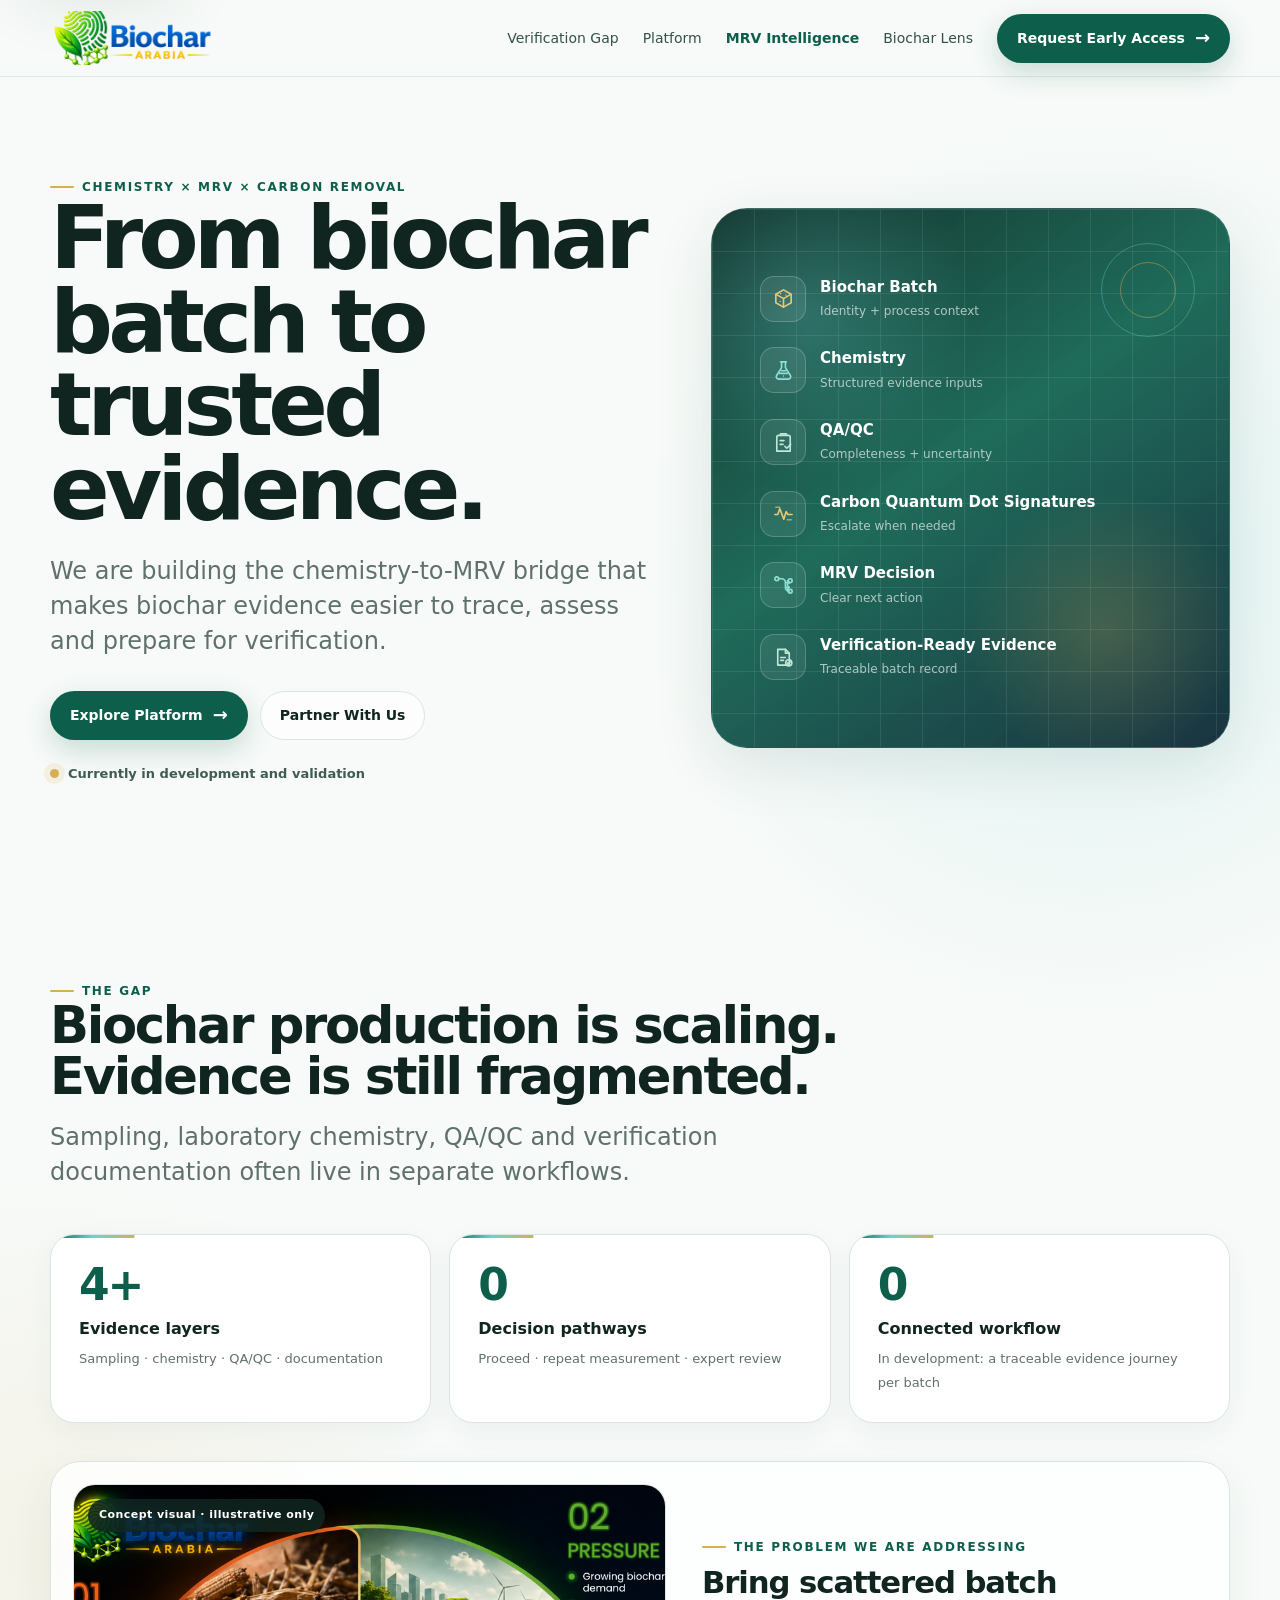
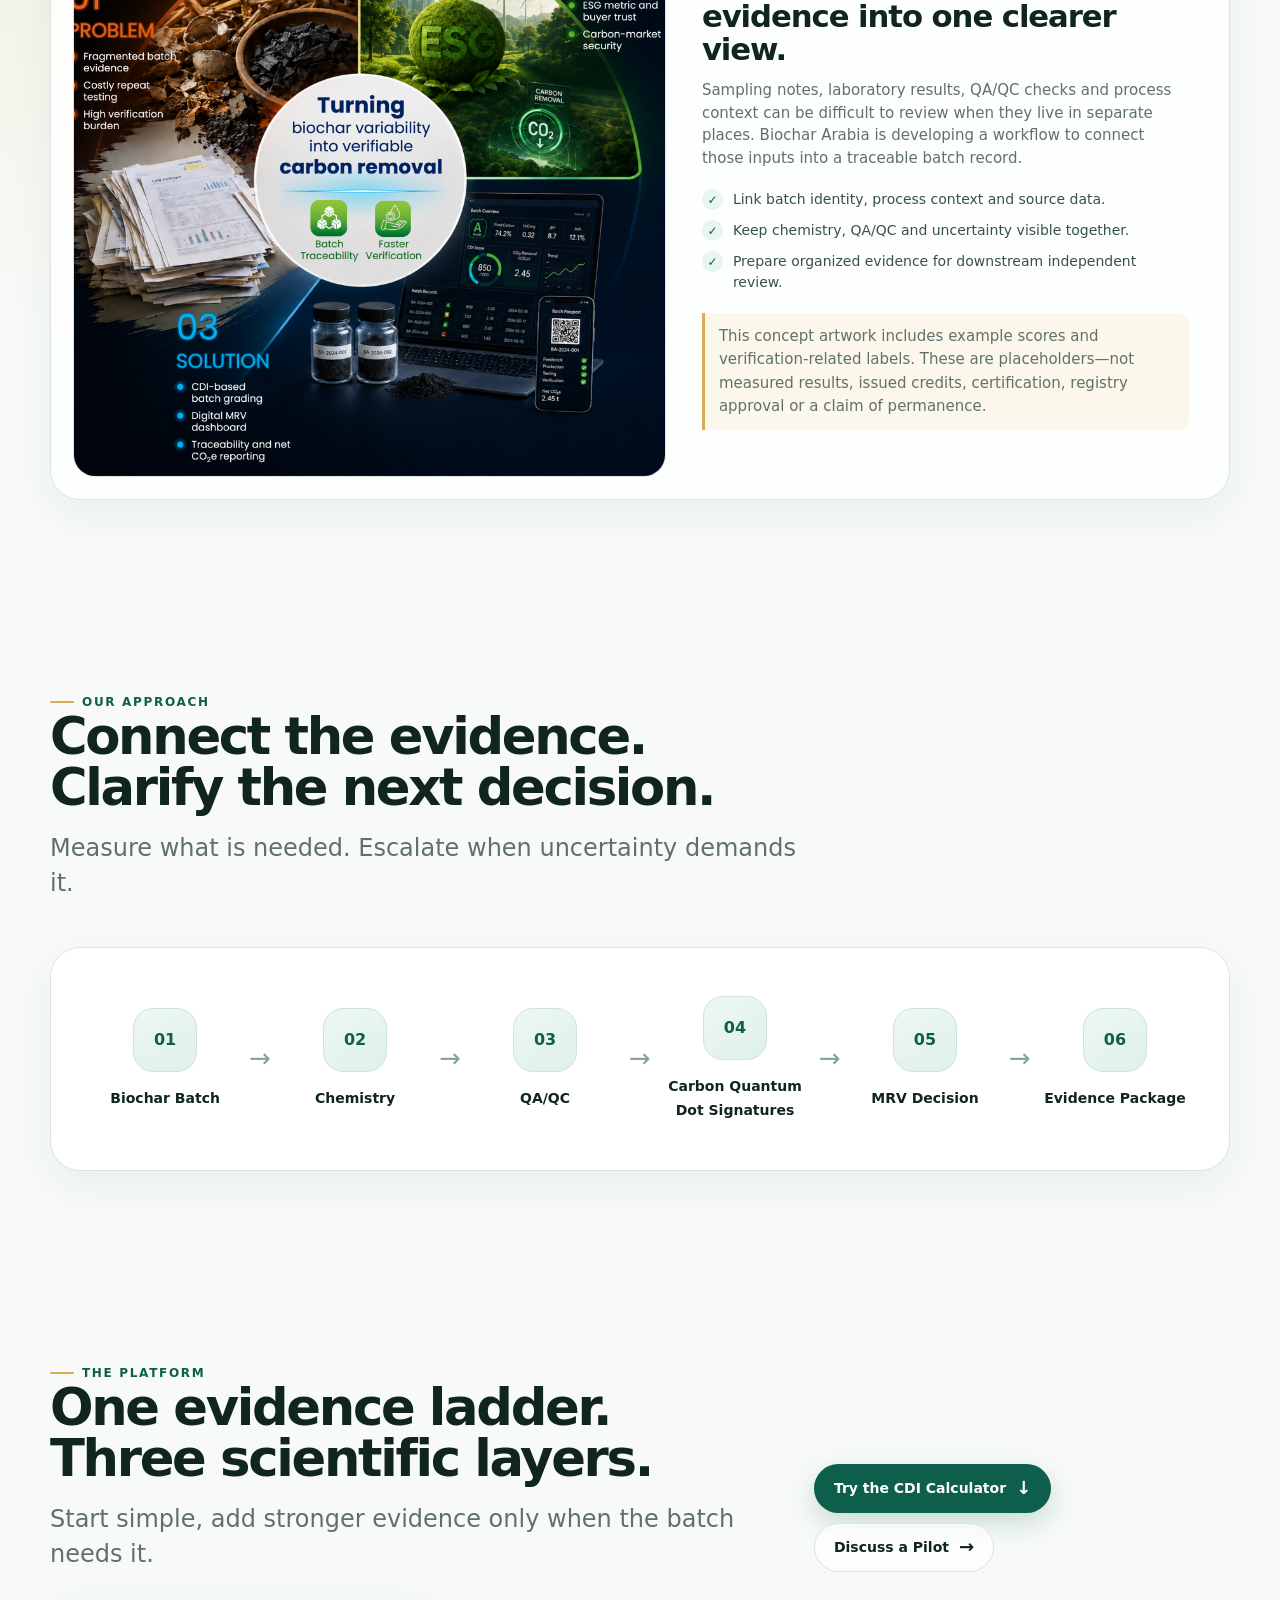
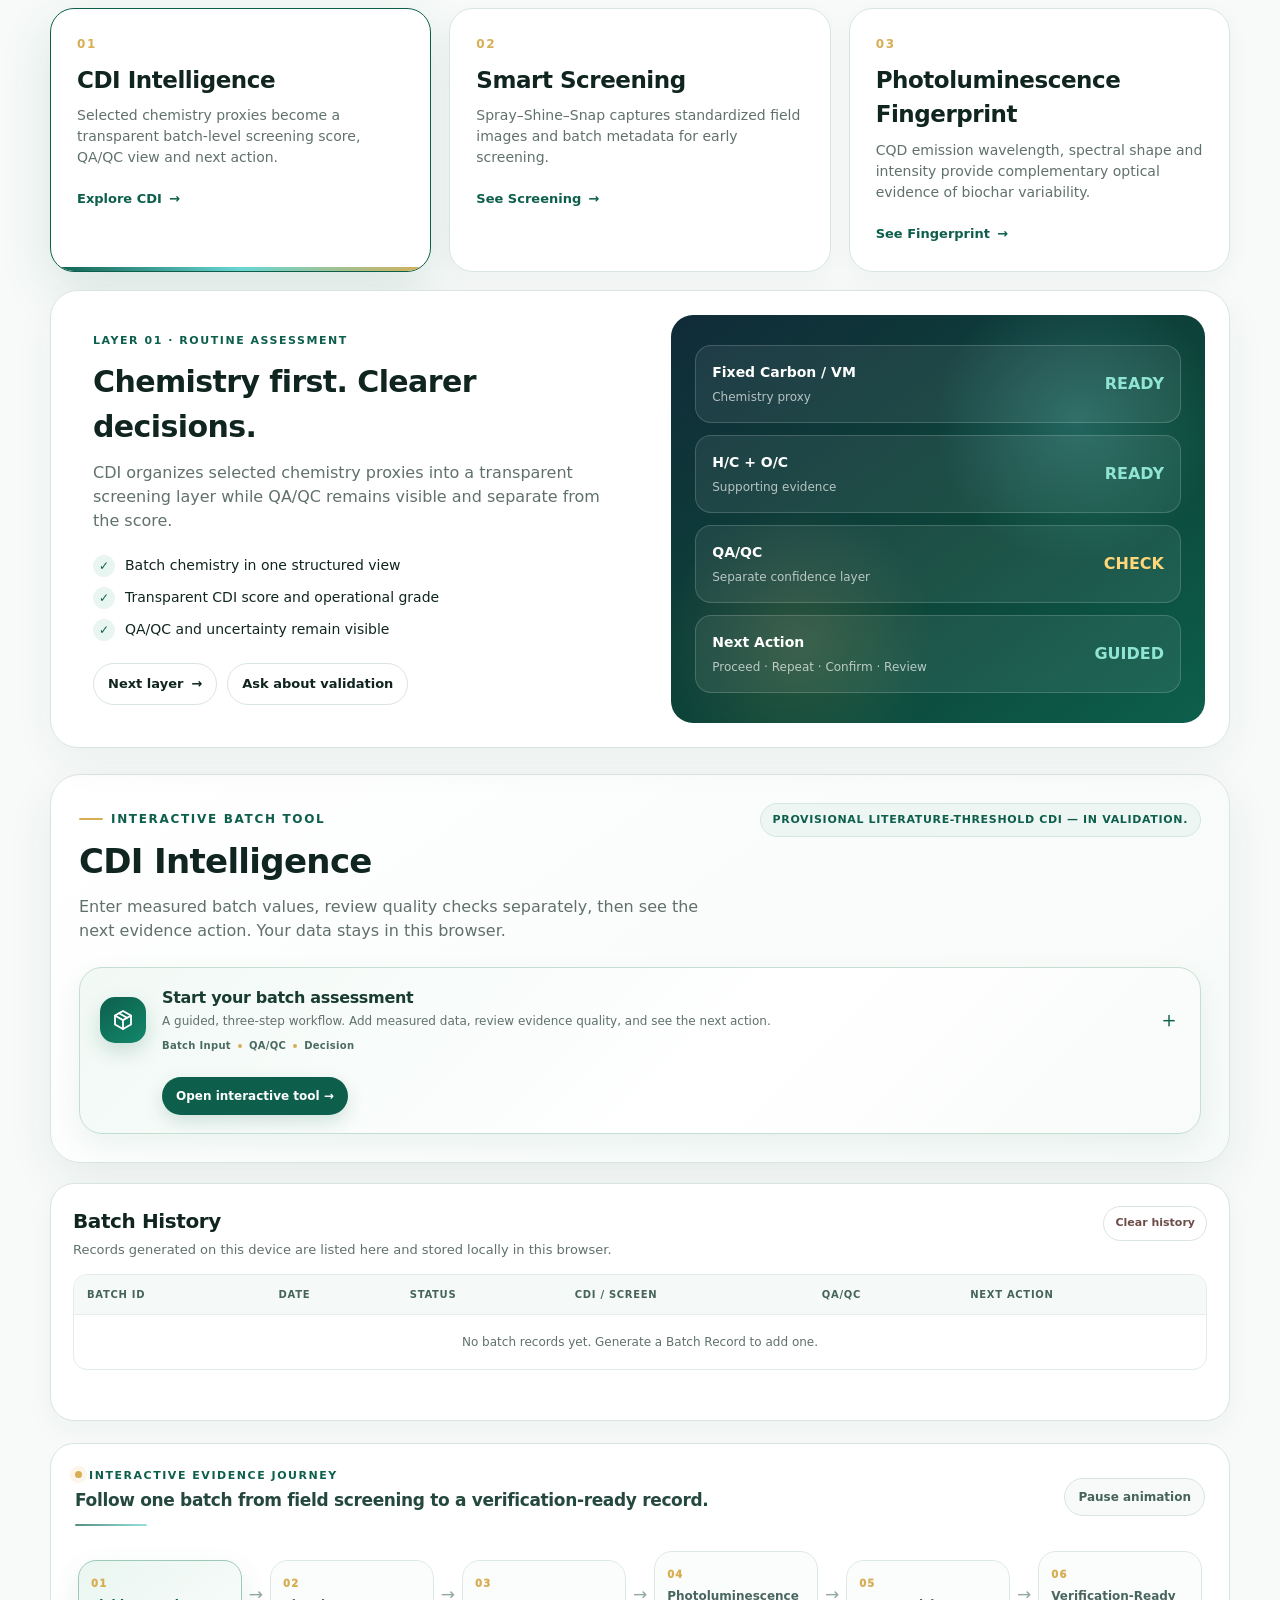
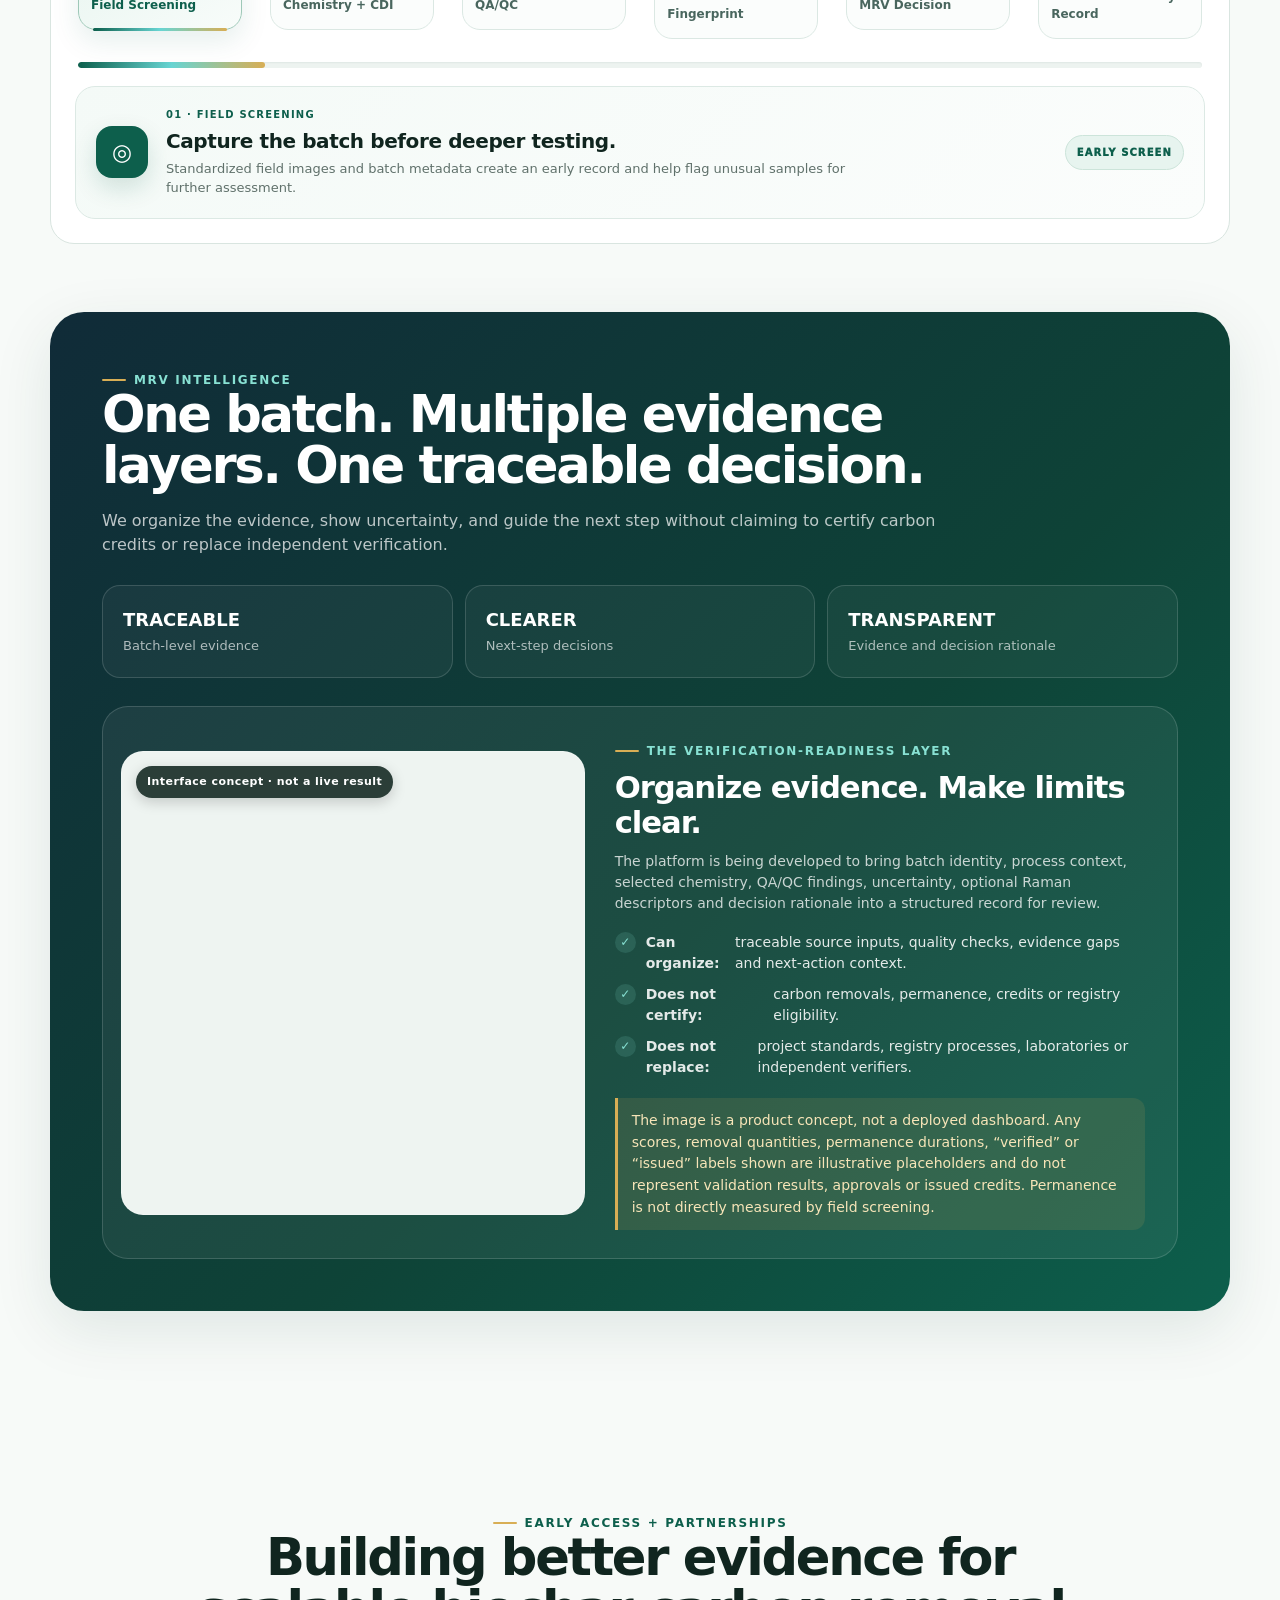
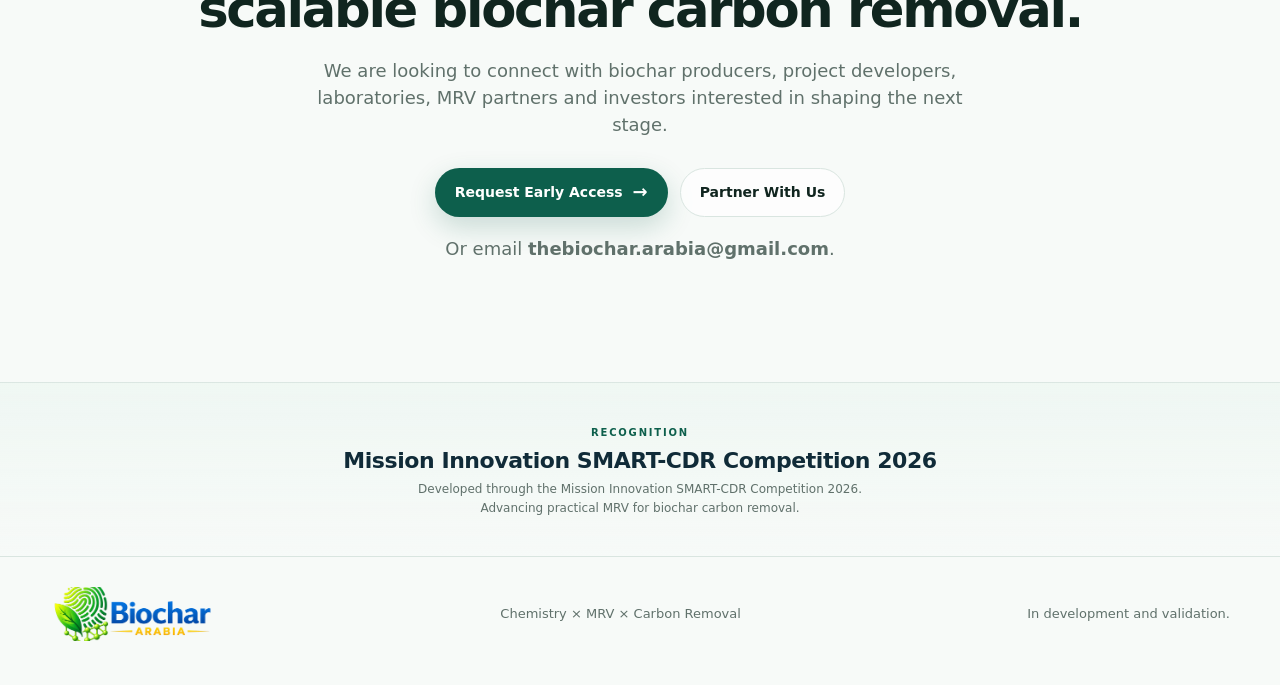
<file: index.html>
<!DOCTYPE html>
<html lang="en">
<head>
<meta charset="UTF-8">
<meta name="viewport" content="width=device-width, initial-scale=1.0">
<meta name="description" content="Biochar Arabia — chemistry-informed MRV for traceable, verification-ready biochar evidence.">
<meta name="theme-color" content="#f7faf8">
<link rel="icon" type="image/svg+xml" href="assets/favicon.svg">
<title>Biochar Arabia — From Biochar Batch to Trusted Evidence</title>
<style>
:root{
  --bg:#f7faf8; --ink:#10251f; --muted:#60716b; --emerald:#0d5f4c;
  --emerald2:#13876b; --navy:#102b38; --gold:#d8ae55; --cyan:#68d5d3;
  --line:#d9e5e0; --card:#fff; --shadow:0 18px 60px rgba(14,63,51,.10);
  --radius:24px; --max:1180px; --focus:#176f5a;
}
*{box-sizing:border-box}
html{scroll-behavior:smooth;scroll-padding-top:92px}
body{
  margin:0;font-family:Inter,ui-sans-serif,system-ui,-apple-system,BlinkMacSystemFont,"Segoe UI",sans-serif;
  color:var(--ink);line-height:1.5;
  background:
    radial-gradient(circle at 85% 8%,rgba(104,213,211,.16),transparent 28rem),
    radial-gradient(circle at 4% 22%,rgba(216,174,85,.10),transparent 24rem),
    var(--bg);
}
a{color:inherit;text-decoration:none}
button{font:inherit}
button:focus-visible,a:focus-visible,[tabindex]:focus-visible{outline:3px solid var(--focus);outline-offset:4px}
::selection{background:#cce9df;color:var(--ink)}
.skip-link{position:fixed;left:16px;top:12px;z-index:100;transform:translateY(-160%);padding:11px 16px;border-radius:999px;background:#fff;color:var(--ink);box-shadow:var(--shadow);font-weight:800}
.skip-link:focus{transform:translateY(0)}
.wrap{width:min(calc(100% - 40px),var(--max));margin:auto}
.eyebrow{display:inline-flex;align-items:center;gap:8px;font-size:12px;font-weight:800;letter-spacing:.14em;text-transform:uppercase;color:var(--emerald)}
.eyebrow:before{content:"";width:24px;height:2px;background:var(--gold);border-radius:2px}
h1,h2,h3,p{margin-top:0}
h1{font-size:clamp(46px,7vw,88px);line-height:.95;letter-spacing:-.055em;max-width:900px;margin-bottom:24px}
h2{font-size:clamp(34px,4vw,58px);line-height:1;letter-spacing:-.045em;margin-bottom:18px}
h3{font-size:20px;letter-spacing:-.02em;margin-bottom:10px}
.lead{font-size:clamp(18px,2vw,24px);line-height:1.45;color:var(--muted);max-width:760px}
.small{font-size:14px;color:var(--muted)}
.section{padding:108px 0}.section-tight{padding:78px 0}

nav{position:sticky;top:0;z-index:40;backdrop-filter:blur(18px);background:rgba(247,250,248,.92);border-bottom:1px solid rgba(217,229,224,.8)}
.nav-row{height:76px;display:flex;align-items:center;justify-content:space-between;gap:24px}
.brand{display:flex;align-items:center;gap:12px;font-weight:900;letter-spacing:-.03em;flex:0 0 auto}
.brand-logo{display:block;width:164px;height:54px;object-fit:cover;object-position:center;border-radius:8px}
.nav-links{display:flex;align-items:center;gap:24px;font-size:14px;color:#35524a}
.nav-links a:not(.btn){transition:color .2s ease}
.nav-links a:not(.btn):hover{color:var(--emerald)}
.btn{display:inline-flex;align-items:center;justify-content:center;gap:10px;border-radius:999px;padding:13px 19px;font-weight:800;font-size:14px;transition:.25s ease;border:1px solid transparent;cursor:pointer}
.btn-primary{background:var(--emerald);color:white;box-shadow:0 10px 28px rgba(13,95,76,.2)}
.btn-primary:hover{transform:translateY(-2px);background:#0a4f40}
.btn-ghost{border-color:var(--line);background:rgba(255,255,255,.72)}
.btn-ghost:hover{transform:translateY(-2px);border-color:#b8cec5}
.arrow{font-size:18px;line-height:1}
.hamburger{display:none;background:none;border:1px solid var(--line);border-radius:12px;width:44px;height:44px;color:var(--ink);font-size:21px;cursor:pointer}

.hero{min-height:min(820px,calc(100vh - 76px));display:grid;align-items:center;padding:72px 0 90px;overflow:hidden}
.hero-grid{display:grid;grid-template-columns:1.08fr .92fr;gap:52px;align-items:center}
.hero-actions{display:flex;gap:12px;flex-wrap:wrap;margin-top:32px}
.status{margin-top:24px;display:inline-flex;align-items:center;gap:9px;color:#3f5b52;font-size:13px;font-weight:700}
.status i{width:9px;height:9px;background:var(--gold);border-radius:50%;box-shadow:0 0 0 6px rgba(216,174,85,.14)}
.hero-visual{min-height:540px;border-radius:36px;position:relative;overflow:hidden;background:linear-gradient(145deg,rgba(8,42,35,.96),rgba(13,95,76,.92) 46%,rgba(16,43,56,.96));box-shadow:var(--shadow);border:1px solid rgba(255,255,255,.12)}
.hero-visual:before{content:"";position:absolute;inset:0;background:radial-gradient(circle at 18% 20%,rgba(104,213,211,.28),transparent 28%),radial-gradient(circle at 76% 78%,rgba(216,174,85,.22),transparent 24%)}
.gridlines{position:absolute;inset:0;opacity:.13;background-image:linear-gradient(rgba(255,255,255,.65) 1px,transparent 1px),linear-gradient(90deg,rgba(255,255,255,.65) 1px,transparent 1px);background-size:42px 42px}
.journey{position:absolute;inset:58px 48px;display:grid;grid-template-rows:repeat(6,1fr);gap:8px;z-index:2}
.node{display:grid;grid-template-columns:46px 1fr;gap:14px;align-items:center;color:white}
.icon{width:46px;height:46px;border-radius:14px;border:1px solid rgba(255,255,255,.20);display:grid;place-items:center;background:rgba(255,255,255,.08);color:#b7f0dd;transition:background .25s ease,border-color .25s ease,transform .25s ease}
.icon svg{width:23px;height:23px;fill:none;stroke:currentColor;stroke-width:1.7;stroke-linecap:round;stroke-linejoin:round}
.node:nth-child(3n+1) .icon{color:#e8c879}
.node:nth-child(3n+2) .icon{color:#8ce0d4}
.node:nth-child(3n) .icon{color:#c0e8da}
.hero-visual:hover .icon{background:rgba(255,255,255,.12);border-color:rgba(255,255,255,.34);transform:translateY(-1px)}
.node strong{font-size:15px;display:block}.node span{font-size:12px;color:rgba(255,255,255,.65)}
.pulse{position:absolute;right:34px;top:34px;width:94px;height:94px;border-radius:50%;border:1px solid rgba(104,213,211,.35);animation:pulse 3s infinite ease-in-out}
.pulse:after{content:"";position:absolute;inset:18px;border:1px solid rgba(216,174,85,.45);border-radius:50%}
@keyframes pulse{50%{transform:scale(1.08);opacity:.55}}

.metrics{display:grid;grid-template-columns:repeat(3,1fr);gap:18px;margin-top:44px}
.metric{position:relative;overflow:hidden;background:var(--card);border:1px solid var(--line);border-radius:var(--radius);padding:28px;box-shadow:0 8px 28px rgba(14,63,51,.05);transition:transform .35s ease,box-shadow .35s ease,border-color .35s ease}
.metric:before{content:"";position:absolute;left:0;right:0;top:0;height:3px;background:linear-gradient(90deg,var(--emerald),var(--cyan),var(--gold));transform:scaleX(.22);transform-origin:left;transition:transform .8s ease}
.metric.is-counting{transform:translateY(-3px);border-color:#b9d7ca;box-shadow:0 16px 38px rgba(14,63,51,.1)}
.metric.is-counting:before{transform:scaleX(1)}
.metric b{display:block;font-size:44px;letter-spacing:-.05em;color:var(--emerald);line-height:1}
.metric strong{display:block;margin:10px 0 5px;font-size:16px}.metric span{font-size:13px;color:var(--muted)}

.editorial-visual{display:grid;grid-template-columns:minmax(0,1.08fr) minmax(280px,.92fr);gap:36px;align-items:center;margin-top:38px;padding:22px;border:1px solid var(--line);border-radius:30px;background:rgba(255,255,255,.82);box-shadow:0 14px 42px rgba(14,63,51,.06)}
.visual-frame{margin:0;position:relative;overflow:hidden;border-radius:22px;background:#eef4f1;border:1px solid rgba(16,43,56,.08)}
.visual-frame img{display:block;width:100%;height:auto;aspect-ratio:1/1;object-fit:cover}
.visual-flag{position:absolute;top:14px;left:14px;padding:8px 11px;border-radius:999px;background:rgba(16,37,31,.88);color:#fff;font-size:11px;font-weight:850;letter-spacing:.04em;box-shadow:0 4px 14px rgba(0,0,0,.18)}
.visual-copy{padding:14px 18px 14px 0}
.visual-copy h3{font-size:clamp(23px,2.4vw,32px);line-height:1.1;letter-spacing:-.035em;margin:10px 0 12px}
.visual-copy>p{color:var(--muted);font-size:15px}
.visual-points{display:grid;gap:10px;margin:20px 0 0;padding:0;list-style:none}
.visual-points li{display:flex;gap:10px;align-items:flex-start;color:#35524a;font-size:14px}
.visual-points li:before{content:"✓";flex:0 0 21px;width:21px;height:21px;display:grid;place-items:center;border-radius:50%;background:#e8f5f0;color:var(--emerald);font-weight:900;font-size:12px}
.visual-disclaimer{margin:20px 0 0;padding:12px 14px;border-left:3px solid var(--gold);border-radius:0 12px 12px 0;background:#fbf7eb;color:#66562f;font-size:12px;line-height:1.55}

.flow{margin-top:46px;background:white;border:1px solid var(--line);border-radius:30px;padding:30px;box-shadow:0 14px 44px rgba(14,63,51,.06);overflow:auto}
.flow-row{display:flex;align-items:center;min-width:900px}.flow-item{flex:1;text-align:center;padding:18px 12px}
.flow-item .dot{width:64px;height:64px;border-radius:20px;margin:0 auto 14px;display:grid;place-items:center;background:linear-gradient(145deg,#edf7f3,#dff0ea);color:var(--emerald);font-weight:900;border:1px solid #cee3da}
.flow-item strong{font-size:14px}.flow-arrow{color:#83a399;font-size:26px}

.platform-grid{display:grid;grid-template-columns:repeat(3,1fr);gap:18px;margin-top:44px}
.platform-card{position:relative;overflow:hidden;min-height:310px;border-radius:28px;padding:28px;background:linear-gradient(180deg,#fff,#f5faf8);border:1px solid var(--line);transition:.25s ease}
.platform-card:hover{transform:translateY(-4px);box-shadow:var(--shadow)}
.kicker{font-size:12px;letter-spacing:.13em;text-transform:uppercase;font-weight:900;color:var(--emerald)}
.platform-card p{color:var(--muted);font-size:14px;max-width:280px}
.mini-viz{position:absolute;left:28px;right:28px;bottom:28px;height:92px;border-radius:18px;background:linear-gradient(180deg,rgba(104,213,211,.13),rgba(13,95,76,.04));border:1px solid #d9eae4}
.mini-viz:after{content:"";position:absolute;left:14px;right:14px;bottom:18px;height:3px;border-radius:3px;background:linear-gradient(90deg,var(--emerald) 0 32%,var(--cyan) 32% 66%,var(--gold) 66%)}

.value-band{background:linear-gradient(135deg,var(--navy),#0e4337 60%,#0d5f4c);color:white;border-radius:34px;padding:56px;display:grid;grid-template-columns:1.05fr .95fr;gap:42px;align-items:center;box-shadow:var(--shadow)}
.value-band p{color:rgba(255,255,255,.72)}.value-list{display:grid;gap:12px}
.value-item{display:flex;align-items:center;justify-content:space-between;gap:20px;padding:19px 20px;border:1px solid rgba(255,255,255,.14);border-radius:18px;background:rgba(255,255,255,.05)}
.value-item b{font-size:20px}.value-item span{font-size:13px;color:rgba(255,255,255,.66)}

.final{text-align:center;padding:118px 0 90px}
.final h2{max-width:900px;margin:0 auto 22px}.final p{max-width:680px;margin:0 auto 30px;color:var(--muted);font-size:18px}
.final-actions{display:flex;justify-content:center;gap:12px;flex-wrap:wrap}
footer{padding:30px 0 44px;border-top:1px solid var(--line);color:var(--muted);font-size:13px}
.footer-row{display:flex;align-items:center;justify-content:space-between;gap:20px;flex-wrap:wrap}
.recognition-strip{padding:42px 0 38px;border-top:1px solid rgba(217,229,224,.9);background:linear-gradient(180deg,rgba(236,246,241,.72),rgba(247,250,248,.4));text-align:center}
.recognition-inner{max-width:720px;margin:auto}
.recognition-label{margin-bottom:10px;color:var(--emerald);font-size:10px;font-weight:900;letter-spacing:.18em;text-transform:uppercase}
.recognition-title{margin:0;color:var(--navy);font-size:clamp(17px,2vw,22px);font-weight:800;letter-spacing:-.02em}
.recognition-copy{margin:8px auto 0;max-width:560px;color:var(--muted);font-size:12px;line-height:1.6}


/* ENHANCED PLATFORM */
.platform-intro{display:flex;align-items:end;justify-content:space-between;gap:24px;margin-bottom:36px}
.platform-intro .lead{margin-bottom:0}
.platform-intro-actions{display:flex;align-items:center;gap:10px;flex-wrap:wrap}
.science-grid{display:grid;grid-template-columns:repeat(3,1fr);gap:18px}
.science-card{
  position:relative;min-height:220px;padding:26px;border-radius:24px;background:#fff;
  border:1px solid var(--line);cursor:pointer;transition:.28s ease;overflow:hidden;
  box-shadow:0 8px 26px rgba(14,63,51,.04)
}
.science-card:hover{transform:translateY(-5px);box-shadow:var(--shadow);border-color:#bfd7cd}
.science-card.active{border-color:var(--emerald);box-shadow:0 18px 52px rgba(13,95,76,.13)}
.science-card.active:after{
  content:"";position:absolute;left:0;right:0;bottom:0;height:4px;
  background:linear-gradient(90deg,var(--emerald),var(--cyan),var(--gold))
}
.science-card .index{font-size:12px;font-weight:900;letter-spacing:.14em;color:var(--gold)}
.science-card h3{font-size:23px;margin:10px 0 8px}
.science-card p{font-size:14px;color:var(--muted);margin-bottom:18px}
.card-action{display:inline-flex;align-items:center;gap:7px;font-size:13px;font-weight:850;color:var(--emerald)}
.card-action span{transition:.2s ease}.science-card:hover .card-action span{transform:translateX(4px)}
.platform-stage{
  margin-top:18px;display:grid;grid-template-columns:1.04fr .96fr;gap:18px;
  background:#fff;border:1px solid var(--line);border-radius:28px;padding:24px;box-shadow:0 14px 42px rgba(14,63,51,.05)
}
.stage-copy{padding:18px}
.stage-label{font-size:11px;font-weight:900;letter-spacing:.14em;text-transform:uppercase;color:var(--emerald)}
.stage-copy h3{font-size:30px;margin:10px 0 12px}
.stage-copy p{color:var(--muted);max-width:520px}
.stage-points{display:grid;gap:10px;margin:22px 0}
.stage-point{display:flex;gap:10px;align-items:flex-start;font-size:14px}
.stage-point i{
  flex:0 0 22px;width:22px;height:22px;border-radius:50%;display:grid;place-items:center;
  background:#e8f5f0;color:var(--emerald);font-style:normal;font-weight:900;font-size:12px
}
.stage-actions{display:flex;gap:10px;flex-wrap:wrap;margin-top:22px}
.mini-btn{
  display:inline-flex;align-items:center;gap:8px;padding:10px 14px;border-radius:999px;
  border:1px solid var(--line);background:#fff;color:var(--ink);font-size:13px;font-weight:800;cursor:pointer;transition:.2s ease
}
.mini-btn:hover{border-color:#aacbc0;transform:translateY(-2px)}
.stage-visual{
  min-height:300px;border-radius:22px;padding:24px;color:#fff;position:relative;overflow:hidden;
  background:linear-gradient(145deg,var(--navy),#0c463a 58%,var(--emerald))
}
.stage-visual:before{
  content:"";position:absolute;inset:0;
  background:radial-gradient(circle at 76% 26%,rgba(104,213,211,.24),transparent 28%),
             radial-gradient(circle at 24% 80%,rgba(216,174,85,.16),transparent 26%);
}
.signal-stack{position:relative;z-index:2;height:100%;display:grid;align-content:center;gap:12px}
.signal{
  border:1px solid rgba(255,255,255,.17);background:rgba(255,255,255,.07);
  border-radius:16px;padding:14px 16px;display:flex;justify-content:space-between;gap:18px;align-items:center
}
.signal strong{font-size:14px}.signal span{font-size:12px;color:rgba(255,255,255,.68)}
.signal .ok{color:#8fe4d4;font-weight:900}
.signal .warn{color:#ffd77a;font-weight:900}

.calculator{margin-top:26px;padding:28px;border:1px solid var(--line);border-radius:30px;background:linear-gradient(145deg,#fff,#f6faf8);box-shadow:0 16px 48px rgba(14,63,51,.07)}
.calculator-head{display:flex;justify-content:space-between;align-items:flex-start;gap:24px;margin-bottom:24px}
.calculator-head h3{font-size:clamp(24px,3vw,34px);margin:8px 0}
.calculator-head p{max-width:680px;color:var(--muted);margin:0}
.calculator-badge{flex:0 0 auto;padding:8px 12px;border-radius:999px;background:#edf6f2;border:1px solid #d3e7de;color:var(--emerald);font-size:11px;font-weight:850;letter-spacing:.06em;text-transform:uppercase}
.interactive-batch{margin-top:20px;border:1px solid #c5ded2;border-radius:23px;background:linear-gradient(135deg,#f1f9f5,#fff 58%,#f8fbf9);box-shadow:0 10px 28px rgba(13,95,76,.07);overflow:hidden}
.interactive-batch>summary{display:grid;grid-template-columns:48px minmax(0,1fr) auto;align-items:center;gap:14px;padding:18px 20px;list-style:none;cursor:pointer}
.interactive-batch>summary::-webkit-details-marker{display:none}
.interactive-batch>summary:focus-visible{outline-offset:-4px}
.interactive-batch>summary:after{content:"＋";grid-column:3;grid-row:1;color:var(--emerald);font-size:22px;font-weight:500}
.interactive-batch[open]>summary:after{content:"−"}
.interactive-batch-icon{width:46px;height:46px;display:grid;place-items:center;border-radius:15px;background:linear-gradient(145deg,var(--emerald),var(--emerald2));color:#fff;box-shadow:0 8px 20px rgba(13,95,76,.18)}
.interactive-batch-icon svg{width:24px;height:24px;fill:none;stroke:currentColor;stroke-width:1.8;stroke-linecap:round;stroke-linejoin:round}
.interactive-batch-title{display:block;color:#183c31;font-size:16px;font-weight:900;letter-spacing:-.02em}
.interactive-batch-copy{display:block;margin-top:3px;color:var(--muted);font-size:12px;line-height:1.45}
.interactive-batch-steps{display:flex;align-items:center;gap:7px;margin-top:8px;color:#4c6b60;font-size:10px;font-weight:850;letter-spacing:.03em}
.interactive-batch-steps i{width:4px;height:4px;border-radius:50%;background:var(--gold)}
.interactive-batch-cta{grid-column:2;grid-row:2;justify-self:start;display:inline-flex;align-items:center;gap:8px;margin-top:10px;padding:10px 14px;border-radius:999px;background:var(--emerald);color:white;font-size:12px;font-weight:850;box-shadow:0 7px 18px rgba(13,95,76,.16);transition:background .2s ease,transform .2s ease}
.interactive-batch>summary:hover .interactive-batch-cta{background:#0a4f40;transform:translateY(-1px)}
.interactive-batch-cta .close-label{display:none}
.interactive-batch[open] .interactive-batch-cta .open-label{display:none}
.interactive-batch[open] .interactive-batch-cta .close-label{display:inline}
.interactive-batch:not([open])>.interactive-batch-content{display:none}
.interactive-batch-content{padding:0 16px 18px}
.calc-steps{display:grid;grid-template-columns:repeat(3,1fr);gap:10px;margin-bottom:22px}
.calc-step{display:flex;align-items:center;gap:11px;padding:12px 14px;border:1px solid var(--line);border-radius:16px;background:#fff;color:#60716b;text-align:left;cursor:pointer;transition:.2s ease}
.calc-step:hover{border-color:#b8d5ca;transform:translateY(-1px)}
.calc-step[aria-current="step"]{background:#eaf6f1;border-color:#a8cfc0;color:var(--emerald);box-shadow:inset 0 0 0 1px #d0e7dd}
.calc-step-number{display:grid;place-items:center;width:30px;height:30px;flex:0 0 30px;border-radius:10px;background:#f0f4f2;font-size:12px;font-weight:900}
.calc-step[aria-current="step"] .calc-step-number{background:var(--emerald);color:#fff}
.calc-step-label{font-size:13px;font-weight:850}
.calc-panel{padding:22px;border:1px solid var(--line);border-radius:22px;background:#fff}
.calc-panel+.calc-panel{margin-top:14px}
.calc-panel-heading{display:flex;justify-content:space-between;align-items:flex-start;gap:18px;margin-bottom:18px}
.calc-panel-heading h4{font-size:18px;margin:0 0 4px;letter-spacing:-.02em}
.calc-panel-heading p{margin:0;color:var(--muted);font-size:13px}
.calc-grid{display:grid;grid-template-columns:repeat(3,minmax(0,1fr));gap:14px}
.calc-field{display:grid;gap:6px;min-width:0}
.calc-field label{font-size:12px;font-weight:800;color:#36564d}
.calc-field input{width:100%;min-height:46px;border:1px solid #ceddd6;border-radius:12px;padding:10px 12px;background:#fbfdfc;color:var(--ink);font:inherit;font-size:15px;transition:border-color .18s ease,box-shadow .18s ease}
.calc-field input:focus{outline:none;border-color:var(--emerald2);box-shadow:0 0 0 3px rgba(19,135,107,.14)}
.calc-field small{font-size:11px;color:var(--muted)}
.calc-divider{height:1px;background:var(--line);margin:18px 0}
.calc-replicates{display:grid;gap:12px}
.replicate-card{padding:17px;border:1px solid #e0eae5;border-radius:17px;background:#f9fcfa}
.replicate-top{display:flex;align-items:center;justify-content:space-between;gap:12px;margin-bottom:14px}
.replicate-top strong{font-size:13px}
.text-button{border:0;background:transparent;color:#8c453c;font-size:12px;font-weight:800;cursor:pointer;padding:6px 8px;border-radius:8px}
.text-button:hover{background:#fff1ee}
.calc-actions{display:flex;justify-content:space-between;align-items:center;gap:12px;margin-top:18px;flex-wrap:wrap}
.calc-add{border:1px solid #cbded5;background:#fff;color:var(--emerald);border-radius:999px;padding:10px 14px;font-size:13px;font-weight:850;cursor:pointer;transition:.2s ease}
.calc-add:hover{background:#f0f8f4;border-color:#9fc6b5}
.calc-hint{margin:0;font-size:12px;color:var(--muted)}
.calc-qa-grid{display:grid;grid-template-columns:repeat(2,minmax(0,1fr));gap:12px}
.calc-qc-card{display:grid;grid-template-columns:1fr auto;gap:5px 12px;padding:15px;border:1px solid #e0eae5;border-radius:15px;background:#fbfdfc}
.calc-qc-card strong{font-size:13px}
.calc-qc-card span{font-size:12px;color:var(--muted)}
.calc-qc-status{grid-column:2;grid-row:1/3;align-self:center;padding:6px 9px;border-radius:999px;background:#f0f3f1;color:#61726c;font-size:10px;font-weight:900;text-align:center}
.calc-qc-status.pass{background:#e7f4ef;color:#17664f}
.calc-qc-status.review{background:#fff1e3;color:#875518}
.calc-qc-status.fail{background:#fae9e6;color:#9a3d32}
.calc-note{margin:14px 0 0;padding:12px 14px;border-radius:12px;background:#f3f7f5;color:#5d6f68;font-size:12px;line-height:1.55}
.calc-decision{display:grid;grid-template-columns:minmax(0,1fr);gap:18px}
.decision-card{padding:23px;border-radius:23px;background:linear-gradient(145deg,var(--navy),#0e4337 65%,var(--emerald));color:#fff;box-shadow:0 14px 34px rgba(16,43,56,.17)}
.decision-top{display:flex;align-items:center;justify-content:space-between;gap:16px}
.decision-eyebrow{font-size:10px;font-weight:900;letter-spacing:.14em;text-transform:uppercase;color:#a8e5d7}
.grade-wrap{display:flex;align-items:center;gap:10px;color:rgba(255,255,255,.76);font-size:12px;font-weight:800}
.decision-score{display:flex;align-items:baseline;gap:7px;margin:23px 0 12px}
.decision-score strong{font-size:clamp(45px,7vw,68px);line-height:.9;letter-spacing:-.06em}
.decision-score span{font-size:13px;color:rgba(255,255,255,.68)}
.decision-grade{display:inline-grid;place-items:center;min-width:46px;height:46px;padding:0 10px;border-radius:14px;background:rgba(255,255,255,.13);border:1px solid rgba(255,255,255,.2);font-size:23px;font-weight:900}
.decision-customer-fields{display:grid;grid-template-columns:repeat(2,minmax(0,1fr));gap:11px;margin-top:22px}
.decision-customer-field{padding:14px;border:1px solid rgba(255,255,255,.15);border-radius:15px;background:rgba(255,255,255,.07);min-width:0}
.decision-customer-field>span{display:block;color:#a8e5d7;font-size:10px;font-weight:900;letter-spacing:.1em;text-transform:uppercase;margin-bottom:7px}
.decision-customer-field strong{display:block;font-size:14px;line-height:1.4}
.decision-customer-field p{margin:0;color:rgba(255,255,255,.8);font-size:12px;line-height:1.55;overflow-wrap:anywhere}
.decision-customer-field strong+p{margin-top:6px}
.decision-batch{font-size:12px;color:rgba(255,255,255,.77);margin-top:7px;overflow-wrap:anywhere}
.decision-status-pill{display:inline-flex;align-items:center;gap:7px;padding:7px 10px;border-radius:999px;border:1px solid rgba(255,255,255,.2);background:rgba(255,255,255,.1);color:#fff;font-size:11px;font-weight:850}
.decision-status-pill:before{content:"";width:7px;height:7px;border-radius:50%;background:#9ae1ce}
.decision-status-pill.review:before{background:#ffd77a}
.batch-history{margin-top:20px;padding:22px;border:1px solid var(--line);border-radius:24px;background:#fff;box-shadow:0 10px 30px rgba(14,63,51,.04)}
.batch-history-head{display:flex;align-items:flex-start;justify-content:space-between;gap:16px;margin-bottom:14px}
.batch-history-head h3{margin:0 0 4px;font-size:20px}
.batch-history-head p{margin:0;color:var(--muted);font-size:13px}
.history-scroll{overflow-x:auto;border:1px solid #e4ece8;border-radius:14px}
.history-table{width:100%;min-width:780px;border-collapse:collapse;font-size:12px}
.history-table th,.history-table td{padding:12px 13px;border-bottom:1px solid #e8efeb;text-align:left;vertical-align:top}
.history-table th{background:#f5f9f7;color:#46645b;font-size:10px;letter-spacing:.07em;text-transform:uppercase;white-space:nowrap}
.history-table tbody tr:last-child td{border-bottom:0}
.history-empty{padding:18px!important;color:var(--muted);text-align:center!important}
.batch-record-status{min-height:18px;margin:10px 0 0;color:var(--emerald);font-size:11px;font-weight:750}
.history-clear{flex:0 0 auto;border:1px solid var(--line);background:#fff;color:#6c4d48;border-radius:999px;padding:8px 11px;font-size:11px;font-weight:800;cursor:pointer}
.history-clear:hover{border-color:#d7b2aa;background:#fff9f7}
.raman-panel{margin-top:16px;border:1px solid #cddfd7;border-radius:22px;background:linear-gradient(145deg,#fff,#f3f9f6);overflow:hidden}
.raman-panel>summary{display:flex;align-items:center;justify-content:space-between;gap:14px;padding:18px 20px;list-style:none;cursor:pointer;font-size:15px;font-weight:900;color:#23483d}
.raman-panel>summary::-webkit-details-marker{display:none}
.raman-panel>summary:after{content:"＋";font-size:20px;color:var(--emerald)}
.raman-panel[open]>summary:after{content:"−"}
.raman-panel-body{padding:0 20px 20px}
.raman-trigger{display:none;margin-top:12px;padding:9px 12px;border:1px solid rgba(255,255,255,.3);border-radius:999px;background:rgba(255,255,255,.13);color:#fff;font-size:12px;font-weight:850;cursor:pointer}
.raman-trigger:hover{background:rgba(255,255,255,.22)}
.raman-meta{display:flex;align-items:center;gap:8px;flex-wrap:wrap;margin-bottom:16px}
.raman-chip{padding:7px 10px;border-radius:999px;background:#eaf5f0;color:#28634f;font-size:11px;font-weight:850}
.raman-entry-grid{display:grid;grid-template-columns:repeat(3,minmax(0,1fr));gap:12px}
.raman-replicates{display:grid;gap:9px;margin-top:12px}
.raman-replicate{display:grid;grid-template-columns:1fr auto;gap:12px;align-items:end;padding:12px;border:1px solid #e0ebe5;border-radius:14px;background:#fbfdfc}
.raman-output{display:grid;grid-template-columns:repeat(4,minmax(0,1fr));gap:10px;margin-top:18px}
.raman-output-item{padding:13px;border:1px solid #dce9e3;border-radius:14px;background:#fff;min-width:0}
.raman-output-item span{display:block;color:var(--muted);font-size:10px;font-weight:900;letter-spacing:.08em;text-transform:uppercase}
.raman-output-item strong{display:block;margin-top:6px;font-size:16px;line-height:1.35;overflow-wrap:anywhere}
.raman-output-item.full{background:#eff7f3}
.raman-output-item.alert{background:#fff4e8;border-color:#efd8b8}
.raman-reason{margin:12px 0 0;padding:12px 14px;border-radius:13px;background:#f0f6f3;color:#45635a;font-size:12px;line-height:1.55}
.raman-details{margin-top:12px;border:1px solid #dce9e3;border-radius:14px;background:#fff;overflow:hidden}
.raman-details summary{padding:12px 14px;cursor:pointer;color:#294a40;font-size:12px;font-weight:850}
.raman-details-body{padding:0 14px 13px;color:var(--muted);font-size:12px;line-height:1.6;white-space:pre-line}
.raman-update-status{min-height:18px;margin:8px 0 0;color:var(--emerald);font-size:11px;font-weight:800}
.raman-actions{display:flex;gap:10px;flex-wrap:wrap;margin-top:15px}
.raman-actions .btn{font-size:12px;padding:11px 14px}
.raman-helper{margin:11px 0 0;color:var(--muted);font-size:11px;line-height:1.5}
.screening-panel{margin-top:16px;border:1px solid #cddfd7;border-radius:22px;background:linear-gradient(145deg,#fff,#f3f9f6);overflow:hidden}
.screening-panel>summary{display:flex;align-items:center;justify-content:space-between;gap:14px;padding:18px 20px;list-style:none;cursor:pointer;font-size:15px;font-weight:900;color:#23483d}
.screening-panel>summary::-webkit-details-marker{display:none}
.screening-panel>summary:after{content:"＋";font-size:20px;color:var(--emerald)}
.screening-panel[open]>summary:after{content:"−"}
.screening-panel-body{padding:0 20px 20px}
.screening-meta{display:flex;align-items:center;gap:8px;flex-wrap:wrap;margin-bottom:14px}
.screening-chip{padding:7px 10px;border-radius:999px;background:#eaf5f0;color:#28634f;font-size:11px;font-weight:850}
.screening-input-grid{display:grid;grid-template-columns:repeat(3,minmax(0,1fr));gap:12px}
.screening-upload{display:grid;gap:7px;padding:14px;border:1px dashed #b8d2c6;border-radius:15px;background:#fbfdfc}
.screening-upload label{font-size:12px;font-weight:850;color:#36564d}
.screening-upload input{width:100%;font:inherit;font-size:12px;color:var(--muted)}
.screening-upload small{font-size:10px;color:var(--muted)}
.screening-images{display:grid;grid-template-columns:repeat(2,minmax(0,1fr));gap:14px;margin-top:16px}
.screening-image-card{margin:0;overflow:hidden;border:1px solid #dce9e3;border-radius:17px;background:#fff}
.screening-image-card img{display:block;width:100%;height:260px;object-fit:contain;background:#f0f4f2;color:var(--muted)}
.screening-image-card figcaption{padding:10px 12px;color:#45635a;font-size:11px;font-weight:850}
.screening-features{display:grid;grid-template-columns:repeat(4,minmax(0,1fr));gap:9px;margin-top:15px}
.screening-feature{padding:12px;border:1px solid #dce9e3;border-radius:13px;background:#fff;min-width:0}
.screening-feature span{display:block;color:var(--muted);font-size:9px;font-weight:900;letter-spacing:.07em;text-transform:uppercase}
.screening-feature strong{display:block;margin-top:5px;color:#24493e;font-size:14px;overflow-wrap:anywhere}
.screening-result{display:grid;grid-template-columns:auto 1fr;gap:13px;align-items:center;margin-top:14px;padding:14px;border-radius:15px;border:1px solid #dce9e3;background:#eff7f3}
.screening-result.warning{border-color:#efd8b8;background:#fff7ed}
.screening-result.review{border-color:#e9c8c2;background:#fff4f2}
.screening-status{padding:8px 11px;border-radius:999px;background:#dff1e9;color:#17664f;font-size:11px;font-weight:900;white-space:nowrap}
.screening-result.warning .screening-status{background:#ffebce;color:#805318}
.screening-result.review .screening-status{background:#f4dfdb;color:#923d33}
.screening-result p{margin:0;color:#45635a;font-size:12px;line-height:1.55}
.screening-notice{margin:12px 0 0;padding:12px 14px;border-left:3px solid var(--gold);border-radius:0 12px 12px 0;background:#fbf7eb;color:#66562f;font-size:11px;line-height:1.55}
.screening-actions{display:flex;gap:10px;flex-wrap:wrap;margin-top:14px}
.screening-actions .btn{font-size:12px;padding:11px 14px}
.screening-update{min-height:18px;margin:8px 0 0;color:var(--emerald);font-size:11px;font-weight:800}
.screening-helper{margin:10px 0 0;color:var(--muted);font-size:11px;line-height:1.5}
.screening-print-images{display:grid;grid-template-columns:1fr 1fr;gap:12px;margin:15px 0}
.screening-print-images img{width:100%;max-height:340px;object-fit:contain;border:1px solid #c8d5ce}
.evidence-report{display:none}
@media print{
  body>*{display:none!important}
  .evidence-report{display:block!important;padding:28px;color:#182d27;font:12pt/1.5 Arial,sans-serif}
  .evidence-report h1{font-size:25pt;line-height:1.1;letter-spacing:0;margin:0 0 6px}
  .evidence-report h2{font-size:16pt;line-height:1.2;letter-spacing:0;margin:24px 0 8px}
  .evidence-report p{margin:5px 0}
  .evidence-report table{width:100%;border-collapse:collapse;margin:10px 0}
  .evidence-report th,.evidence-report td{padding:7px;border:1px solid #c8d5ce;text-align:left;vertical-align:top}
  .evidence-report .report-note{margin-top:24px;padding:10px;border:1px solid #d9e5e0;font-size:9pt}
}
.calc-details{display:grid;gap:9px;margin-top:16px}
.calc-details details{border:1px solid var(--line);border-radius:15px;background:#fff;overflow:hidden}
.calc-details summary{cursor:pointer;list-style:none;padding:15px 17px;font-size:13px;font-weight:850;color:#294a40;display:flex;align-items:center;justify-content:space-between;gap:12px}
.calc-details summary::-webkit-details-marker{display:none}
.calc-details summary:after{content:"＋";font-size:18px;color:var(--emerald);line-height:1}
.calc-details details[open] summary:after{content:"−"}
.calc-details-body{padding:0 17px 16px;color:var(--muted);font-size:13px}
.calc-details-body p:last-child{margin-bottom:0}
.proxy-table{width:100%;border-collapse:collapse;font-size:12px}
.proxy-table th,.proxy-table td{padding:9px 8px;text-align:left;border-bottom:1px solid #e7eeea}
.proxy-table th{color:#36564d;font-size:10px;letter-spacing:.06em;text-transform:uppercase}
.proxy-table tr:last-child td{border-bottom:0}
.calc-download{margin-top:10px}
.calc-disclaimer{margin:13px 0 0;text-align:center;font-size:11px;color:var(--muted)}
.visually-hidden{position:absolute;width:1px;height:1px;padding:0;margin:-1px;overflow:hidden;clip:rect(0,0,0,0);white-space:nowrap;border:0}
.evidence-flow{
  margin-top:22px;padding:24px;border:1px solid var(--line);border-radius:24px;background:#fff;overflow-x:auto
}
.evidence-track{display:flex;align-items:center;min-width:920px}
.evidence-arrow{color:#8ba49c}

.journey-topline{display:flex;align-items:center;justify-content:space-between;gap:24px;margin-bottom:22px}
.journey-kicker{font-size:11px;font-weight:900;letter-spacing:.14em;text-transform:uppercase;color:var(--emerald)}
.journey-kicker:before{content:"";display:inline-block;width:7px;height:7px;margin:0 7px 1px 0;border-radius:50%;background:var(--gold);box-shadow:0 0 0 5px rgba(216,174,85,.12);animation:journeySignal 2.4s ease-in-out infinite}
.journey-heading{font-size:17px;font-weight:800;letter-spacing:-.02em;margin-top:4px;color:#24483e}
.journey-heading:after{content:"";display:block;width:72px;height:2px;margin-top:10px;border-radius:2px;background:linear-gradient(90deg,var(--emerald),var(--cyan));opacity:.7}
@keyframes journeySignal{50%{transform:scale(1.35);opacity:.55}}
.journey-toggle{border:1px solid var(--line);background:#f7faf8;color:#46645b;border-radius:999px;padding:9px 13px;font-size:12px;font-weight:800;cursor:pointer;transition:.2s ease;white-space:nowrap}
.journey-toggle:hover{background:#eef7f3;border-color:#b9d3c9;color:var(--emerald)}
.journey-track{display:flex;align-items:center;gap:7px;min-width:1040px;padding:3px}
.journey-step{flex:1;min-width:138px;border:1px solid #dbe8e3;background:#fbfdfc;color:#49665e;border-radius:18px;padding:15px 12px;display:grid;gap:5px;text-align:left;font:inherit;font-size:12px;font-weight:850;cursor:pointer;transition:.24s ease;position:relative}
.journey-step:hover{transform:translateY(-3px);border-color:#b8d5ca;box-shadow:0 9px 24px rgba(13,95,76,.08);color:var(--emerald)}
.journey-step.active{background:linear-gradient(145deg,#eaf6f1,#f8fcfa);border-color:#9ec8b8;color:var(--emerald);box-shadow:0 11px 28px rgba(13,95,76,.10);animation:journeyStepIn .45s ease both}
.journey-step.active:after{content:"";position:absolute;left:14px;right:14px;bottom:-2px;height:3px;border-radius:999px;background:linear-gradient(90deg,var(--emerald),var(--cyan),var(--gold))}
@keyframes journeyStepIn{from{opacity:.65;transform:translateY(3px)}to{opacity:1;transform:translateY(0)}}
.journey-number{font-size:10px;letter-spacing:.12em;color:var(--gold);font-weight:950}
.journey-arrow{color:#91a9a1;font-size:17px;animation:arrowPulse 1.8s ease-in-out infinite}
@keyframes arrowPulse{50%{transform:translateX(3px);opacity:.55}}
.journey-progress{height:6px;background:#edf3f0;border-radius:999px;margin:20px 3px 18px;overflow:hidden;box-shadow:inset 0 1px 2px rgba(16,43,56,.06)}
.journey-progress span{display:block;height:100%;width:16.66%;border-radius:999px;background:linear-gradient(90deg,var(--emerald),var(--cyan),var(--gold));transition:width .42s cubic-bezier(.2,.8,.2,1)}
.journey-detail{display:grid;grid-template-columns:52px 1fr auto;align-items:center;gap:18px;padding:20px;border-radius:20px;background:linear-gradient(135deg,#f4faf7,#fbfdfc);border:1px solid #dce9e4;transition:.25s ease}
.journey-detail-icon{width:52px;height:52px;border-radius:16px;display:grid;place-items:center;background:var(--emerald);color:#fff;font-size:23px;box-shadow:0 10px 24px rgba(13,95,76,.16)}
.journey-detail-label{font-size:10px;font-weight:900;letter-spacing:.12em;text-transform:uppercase;color:var(--emerald)}
.journey-detail h3{font-size:20px;margin:4px 0 3px}.journey-detail p{font-size:13px;color:var(--muted);margin:0;max-width:680px}
.journey-status{font-size:10px;font-weight:950;letter-spacing:.11em;color:var(--emerald);background:#e7f4ef;border:1px solid #cce4da;border-radius:999px;padding:9px 11px;white-space:nowrap}
.journey-detail-icon{animation:journeyIconGlow 2.8s ease-in-out infinite}
@keyframes journeyIconGlow{50%{box-shadow:0 10px 28px rgba(13,95,76,.3),0 0 0 5px rgba(104,213,211,.08)}}
@media(max-width:900px){.journey-topline{align-items:flex-start;flex-direction:column}.journey-detail{grid-template-columns:44px 1fr}.journey-detail-icon{width:44px;height:44px}.journey-status{grid-column:2;justify-self:start}.journey-track{min-width:960px}}

.mrv-panel{
  margin-top:68px;background:linear-gradient(135deg,var(--navy),#0e4337 58%,var(--emerald));
  color:#fff;border-radius:34px;padding:52px;box-shadow:var(--shadow)
}
.mrv-panel .eyebrow{color:#88e1d3}
.mrv-panel h2{max-width:850px}
.mrv-panel p{max-width:850px;color:rgba(255,255,255,.72)}
.mrv-values{display:grid;grid-template-columns:repeat(3,1fr);gap:12px;margin-top:28px}
.mrv-value{
  padding:20px;border:1px solid rgba(255,255,255,.15);border-radius:18px;
  background:rgba(255,255,255,.045);transition:.25s ease
}
.mrv-value:hover{transform:translateY(-3px);background:rgba(255,255,255,.075)}
.mrv-value b{display:block;font-size:18px}.mrv-value span{font-size:13px;color:rgba(255,255,255,.65)}
.mrv-visual{display:grid;grid-template-columns:minmax(0,.92fr) minmax(0,1.08fr);gap:30px;align-items:center;margin-top:28px;padding:18px;border:1px solid rgba(255,255,255,.15);border-radius:26px;background:rgba(255,255,255,.06)}
.mrv-visual .visual-frame{border:1px solid rgba(255,255,255,.18)}
.mrv-visual .visual-frame img{aspect-ratio:1/1}
.mrv-visual-copy{padding:10px 14px 10px 0}
.mrv-visual-copy h3{font-size:clamp(23px,2.4vw,32px);line-height:1.12;letter-spacing:-.035em;margin:10px 0 12px}
.mrv-visual-copy>p{color:rgba(255,255,255,.76);font-size:14px}
.mrv-visual-copy .visual-points{margin-top:18px}
.mrv-visual-copy .visual-points li{color:rgba(255,255,255,.88)}
.mrv-visual-copy .visual-points li:before{background:rgba(136,225,211,.14);color:#88e1d3}
.mrv-visual-copy .visual-disclaimer{background:rgba(216,174,85,.12);border-left-color:var(--gold);color:#f7e5b8}
.nav-links a.nav-active{color:var(--emerald);font-weight:850}

@media(max-width:900px){
  .nav-row{height:68px}
  .nav-links{display:none;position:absolute;top:calc(100% + 1px);left:0;right:0;padding:14px 20px 20px;background:rgba(247,250,248,.98);border-bottom:1px solid var(--line);box-shadow:0 18px 28px rgba(14,63,51,.10);align-items:stretch;gap:4px;flex-direction:column}
  .nav-links.is-open{display:flex}
  .nav-links a:not(.btn){padding:12px 10px;border-radius:10px}
  .nav-links .btn{margin-top:8px}
  .hamburger{display:grid;place-items:center}
  .hero-grid,.value-band{grid-template-columns:1fr}
  .hero-visual{min-height:470px}
  .metrics,.platform-grid,.science-grid,.platform-stage,.mrv-values{grid-template-columns:1fr}
  .section{padding:82px 0}.value-band{padding:34px}
  .platform-intro{align-items:flex-start;flex-direction:column}
  .platform-intro-actions{width:100%}
  .science-card{min-height:0}
  .platform-stage{gap:12px}
  .stage-visual{min-height:280px}
  .mrv-panel{padding:38px}
  .editorial-visual,.mrv-visual{grid-template-columns:1fr;gap:18px}
  .visual-copy,.mrv-visual-copy{padding:8px 6px 10px}
  .calc-grid{grid-template-columns:repeat(2,minmax(0,1fr))}
  .decision-customer-fields{grid-template-columns:1fr}
  .raman-entry-grid{grid-template-columns:repeat(2,minmax(0,1fr))}
  .raman-output{grid-template-columns:repeat(2,minmax(0,1fr))}
  .screening-input-grid{grid-template-columns:repeat(2,minmax(0,1fr))}
  .screening-features{grid-template-columns:repeat(2,minmax(0,1fr))}
}
@media(max-width:600px){
  .wrap{width:min(calc(100% - 32px),var(--max))}
  h1{font-size:clamp(42px,13vw,64px);line-height:.98}
  h2{font-size:clamp(32px,9vw,44px);line-height:1.03}
  .section{padding:66px 0}.section-tight{padding:58px 0}
  .hero{min-height:auto;padding:56px 0 64px}
  .hero-grid{gap:38px}
  .hero-visual{min-height:440px;border-radius:26px}
  .journey{inset:56px 22px 28px;gap:4px}
  .node{grid-template-columns:40px 1fr;gap:11px}
  .icon{width:40px;height:40px;border-radius:12px}
  .node strong{font-size:13px}.node span{font-size:11px}
  .pulse{right:22px;top:20px;width:68px;height:68px}
  .pulse:after{inset:13px}
  .hero-actions,.final-actions{align-items:stretch;flex-direction:column}
  .hero-actions .btn,.final-actions .btn{width:100%}
  .metrics{grid-template-columns:1fr;gap:12px;margin-top:30px}
  .metric{padding:23px}
  .flow{padding:18px;border-radius:22px}
  .flow-row{min-width:780px}
  .flow-item{padding:12px 8px}
  .flow-item .dot{width:52px;height:52px;border-radius:16px}
  .platform-intro{margin-bottom:26px}
  .platform-card{padding:23px;min-height:290px}
  .science-card{padding:22px}
  .platform-stage{padding:14px;border-radius:22px}
  .stage-copy{padding:10px 6px}
  .stage-copy h3{font-size:26px}
  .stage-visual{min-height:270px;padding:16px}
  .signal{padding:12px;gap:10px}
  .evidence-flow{padding:17px;border-radius:20px}
  .journey-topline{gap:12px}
  .journey-toggle{white-space:normal;text-align:center}
  .journey-track{min-width:0;display:grid;grid-template-columns:repeat(2,minmax(0,1fr));gap:8px}
  .journey-arrow{display:none}
  .journey-step{min-width:0;min-height:68px;padding:11px;font-size:12px}
  .journey-step:last-of-type{grid-column:1/-1}
  .journey-progress{margin:14px 2px}
  .journey-detail{grid-template-columns:42px 1fr;gap:12px;padding:15px}
  .journey-detail-icon{width:42px;height:42px;border-radius:13px;font-size:20px}
  .journey-detail h3{font-size:18px}
  .journey-detail p{font-size:12px}
  .journey-status{grid-column:2;justify-self:start}
  .mrv-panel{margin-top:44px;padding:28px 22px;border-radius:26px}
  .editorial-visual,.mrv-visual{padding:13px;border-radius:22px}
  .visual-frame{border-radius:17px}
  .visual-flag{top:10px;left:10px;max-width:calc(100% - 20px);font-size:10px}
  .visual-copy,.mrv-visual-copy{padding:5px 4px 7px}
  .mrv-values{gap:9px}
  .mrv-value{padding:17px}
  .calculator{padding:16px;border-radius:23px}
  .calculator-head{display:grid;gap:12px}
  .calculator-badge{justify-self:start}
  .interactive-batch{border-radius:19px}
  .interactive-batch>summary{grid-template-columns:38px minmax(0,1fr) 18px;gap:10px;padding:14px}
  .interactive-batch-icon{width:38px;height:38px;border-radius:12px}
  .interactive-batch-title{font-size:14px}
  .interactive-batch-copy{display:none}
  .interactive-batch-steps{font-size:9px;gap:5px;flex-wrap:wrap}
  .interactive-batch-cta{grid-column:2/4;grid-row:2;justify-self:stretch;justify-content:center;margin-top:7px;padding:8px 12px;font-size:11px}
  .interactive-batch>summary:after{grid-column:3;grid-row:1}
  .interactive-batch-content{padding:0 5px 10px}
  .calc-steps{gap:6px}
  .calc-step{justify-content:center;gap:7px;padding:10px 6px}
  .calc-step-label{font-size:11px}
  .calc-step-number{width:26px;height:26px;flex-basis:26px}
  .calc-panel{padding:15px;border-radius:18px}
  .calc-panel-heading{display:grid;gap:8px}
  .calc-grid,.calc-qa-grid{grid-template-columns:1fr}
  .calc-qc-status{grid-column:1/-1;grid-row:auto;justify-self:start}
  .calc-actions{align-items:stretch;flex-direction:column}
  .calc-add{width:100%}
  .calc-hint{align-self:flex-start}
  .decision-card{padding:18px}
  .raman-panel>summary{padding:15px;font-size:13px}
  .raman-panel-body{padding:0 14px 15px}
  .raman-entry-grid{grid-template-columns:1fr}
  .raman-output{grid-template-columns:repeat(2,minmax(0,1fr))}
  .raman-actions{display:grid;grid-template-columns:1fr}
  .raman-actions .btn{width:100%}
  .screening-panel>summary{padding:15px;font-size:13px}
  .screening-panel-body{padding:0 14px 15px}
  .screening-input-grid,.screening-images{grid-template-columns:1fr}
  .screening-image-card img{height:220px}
  .screening-result{grid-template-columns:1fr}
  .screening-status{justify-self:start}
  .screening-actions{display:grid;grid-template-columns:1fr}
  .screening-actions .btn{width:100%}
  .proxy-table th,.proxy-table td{padding:8px 5px;font-size:11px}
  .final{padding:78px 0 62px}
  .final p{font-size:16px}
  .footer-row{align-items:flex-start;flex-direction:column;gap:12px}
}
@media(prefers-reduced-motion:reduce){
  *,*::before,*::after{scroll-behavior:auto!important;animation-duration:.01ms!important;animation-iteration-count:1!important;transition-duration:.01ms!important}
}
</style>
</head>
<body>
<a class="skip-link" href="#top">Skip to content</a>
<nav aria-label="Main navigation">
  <div class="wrap nav-row">
    <a class="brand" href="#top" aria-label="Biochar Arabia home"><img class="brand-logo" src="assets/logo.png" alt="Biochar Arabia" width="1536" height="1024"></a>
    <div class="nav-links" id="primary-navigation">
      <a href="#why">Verification Gap</a>
      <a href="#platform">Platform</a>
      <a href="#mrv">MRV Intelligence</a>
      <a href="biochar-lens.html">Biochar Lens</a>
      <a class="btn btn-primary" href="#contact">Request Early Access <span class="arrow">→</span></a>
    </div>
    <button class="hamburger" type="button" aria-label="Open navigation" aria-controls="primary-navigation" aria-expanded="false">☰</button>
  </div>
</nav>

<main id="top" tabindex="-1">
<section class="hero">
  <div class="wrap hero-grid">
    <div>
      <div class="eyebrow">Chemistry × MRV × Carbon Removal</div>
      <h1>From biochar batch to trusted evidence.</h1>
      <p class="lead">We are building the chemistry-to-MRV bridge that makes biochar evidence easier to trace, assess and prepare for verification.</p>
      <div class="hero-actions">
        <a class="btn btn-primary" href="#platform">Explore Platform <span class="arrow">→</span></a>
        <a class="btn btn-ghost" href="#contact">Partner With Us</a>
      </div>
      <div class="status"><i></i> Currently in development and validation</div>
    </div>
    <div class="hero-visual">
      <div class="gridlines"></div><div class="pulse"></div>
      <div class="journey">
        <div class="node"><div class="icon"><svg viewBox="0 0 24 24" aria-hidden="true"><path d="m12 3 8 4.5v9L12 21l-8-4.5v-9z"/><path d="m4.4 7.7 7.6 4.4 7.6-4.4M12 12.1V21"/><circle cx="9" cy="7" r=".7" fill="currentColor" stroke="none"/><circle cx="14.5" cy="8.5" r=".7" fill="currentColor" stroke="none"/><circle cx="8.5" cy="15" r=".7" fill="currentColor" stroke="none"/></svg></div><div><strong>Biochar Batch</strong><span>Identity + process context</span></div></div>
        <div class="node"><div class="icon"><svg viewBox="0 0 24 24" aria-hidden="true"><path d="M9 3h6M10 3v6l-5.2 8.2A2.5 2.5 0 0 0 6.9 21h10.2a2.5 2.5 0 0 0 2.1-3.8L14 9V3"/><path d="M7.8 15h8.4M9.5 12.2h5"/><circle cx="12" cy="17.7" r=".7" fill="currentColor" stroke="none"/></svg></div><div><strong>Chemistry</strong><span>Structured evidence inputs</span></div></div>
        <div class="node"><div class="icon"><svg viewBox="0 0 24 24" aria-hidden="true"><path d="M7 4.5h10a2 2 0 0 1 2 2V21H5V6.5a2 2 0 0 1 2-2Z"/><path d="M9 4.5V3h6v1.5M8.5 10h4M8.5 14h3"/><path d="m13.5 16 2 2 4-4"/></svg></div><div><strong>QA/QC</strong><span>Completeness + uncertainty</span></div></div>
        <div class="node"><div class="icon"><svg viewBox="0 0 24 24" aria-hidden="true"><path d="M3 13h3l2.2-6 4.1 11 2.5-8 1.8 3H21"/><path d="M4 5.5h4M16 18.5h4" opacity=".65"/></svg></div><div><strong>Carbon Quantum Dot Signatures</strong><span>Escalate when needed</span></div></div>
        <div class="node"><div class="icon"><svg viewBox="0 0 24 24" aria-hidden="true"><circle cx="5" cy="5" r="2"/><circle cx="19" cy="7" r="2"/><circle cx="19" cy="18" r="2"/><path d="M7 5h3a4 4 0 0 1 4 4v5a4 4 0 0 0 4 4M14 9h3M14 14h3"/><path d="m16 7 2 2-2 2M16 12l2 2-2 2"/></svg></div><div><strong>MRV Decision</strong><span>Clear next action</span></div></div>
        <div class="node"><div class="icon"><svg viewBox="0 0 24 24" aria-hidden="true"><path d="M6 3.5h8l4 4V20H6z"/><path d="M14 3.5v4h4M9 12h5M9 15h3"/><circle cx="17.5" cy="17.5" r="3.2"/><path d="m16 17.5 1 1 2-2"/></svg></div><div><strong>Verification-Ready Evidence</strong><span>Traceable batch record</span></div></div>
      </div>
    </div>
  </div>
</section>

<section id="why" class="section-tight">
  <div class="wrap">
    <div class="eyebrow">The gap</div>
    <h2>Biochar production is scaling.<br>Evidence is still fragmented.</h2>
    <p class="lead">Sampling, laboratory chemistry, QA/QC and verification documentation often live in separate workflows.</p>
    <div class="metrics">
      <div class="metric"><b class="count-up" data-target="4" data-suffix="+">0+</b><strong>Evidence layers</strong><span>Sampling · chemistry · QA/QC · documentation</span></div>
      <div class="metric"><b class="count-up" data-target="3" data-suffix="">0</b><strong>Decision pathways</strong><span>Proceed · repeat measurement · expert review</span></div>
      <div class="metric"><b class="count-up" data-target="1" data-suffix="">0</b><strong>Connected workflow</strong><span>In development: a traceable evidence journey per batch</span></div>
    </div>
    <div class="editorial-visual">
      <figure class="visual-frame">
        <img src="assets/image1.png" alt="Concept illustration contrasting fragmented biochar batch records with an example of a structured digital evidence workspace. Dashboard values and status labels are illustrative only." width="4000" height="3727" loading="lazy" decoding="async">
        <span class="visual-flag">Concept visual · illustrative only</span>
      </figure>
      <div class="visual-copy">
        <div class="eyebrow">The problem we are addressing</div>
        <h3>Bring scattered batch evidence into one clearer view.</h3>
        <p>Sampling notes, laboratory results, QA/QC checks and process context can be difficult to review when they live in separate places. Biochar Arabia is developing a workflow to connect those inputs into a traceable batch record.</p>
        <ul class="visual-points">
          <li>Link batch identity, process context and source data.</li>
          <li>Keep chemistry, QA/QC and uncertainty visible together.</li>
          <li>Prepare organized evidence for downstream independent review.</li>
        </ul>
        <p class="visual-disclaimer">This concept artwork includes example scores and verification-related labels. These are placeholders—not measured results, issued credits, certification, registry approval or a claim of permanence.</p>
      </div>
    </div>
  </div>
</section>

<section id="approach" class="section">
  <div class="wrap">
    <div class="eyebrow">Our approach</div>
    <h2>Connect the evidence.<br>Clarify the next decision.</h2>
    <p class="lead">Measure what is needed. Escalate when uncertainty demands it.</p>
    <div class="flow">
      <div class="flow-row">
        <div class="flow-item"><div class="dot">01</div><strong>Biochar Batch</strong></div><div class="flow-arrow">→</div>
        <div class="flow-item"><div class="dot">02</div><strong>Chemistry</strong></div><div class="flow-arrow">→</div>
        <div class="flow-item"><div class="dot">03</div><strong>QA/QC</strong></div><div class="flow-arrow">→</div>
        <div class="flow-item"><div class="dot">04</div><strong>Carbon Quantum Dot Signatures</strong></div><div class="flow-arrow">→</div>
        <div class="flow-item"><div class="dot">05</div><strong>MRV Decision</strong></div><div class="flow-arrow">→</div>
        <div class="flow-item"><div class="dot">06</div><strong>Evidence Package</strong></div>
      </div>
    </div>
  </div>
</section>

<section id="platform" class="section-tight">
  <div class="wrap">
    <div class="platform-intro">
      <div>
        <div class="eyebrow">The platform</div>
        <h2>One evidence ladder.<br>Three scientific layers.</h2>
        <p class="lead">Start simple, add stronger evidence only when the batch needs it.</p>
      </div>
      <div class="platform-intro-actions">
        <a class="btn btn-primary" href="#cdi-calculator">Try the CDI Calculator <span class="arrow">↓</span></a>
        <a class="btn btn-ghost" href="#contact">Discuss a Pilot <span class="arrow">→</span></a>
      </div>
    </div>

    <div class="science-grid" role="group" aria-label="Biochar Arabia scientific layers">
      <article class="science-card active" tabindex="0" role="button" aria-pressed="true" data-layer="cdi">
        <div class="index">01</div>
        <h3>CDI Intelligence</h3>
        <p>Selected chemistry proxies become a transparent batch-level screening score, QA/QC view and next action.</p>
        <div class="card-action">Explore CDI <span>→</span></div>
      </article>

      <article class="science-card" tabindex="0" role="button" aria-pressed="false" data-layer="screen">
        <div class="index">02</div>
        <h3>Smart Screening</h3>
        <p>Spray–Shine–Snap captures standardized field images and batch metadata for early screening.</p>
        <div class="card-action">See Screening <span>→</span></div>
      </article>

      <article class="science-card" tabindex="0" role="button" aria-pressed="false" data-layer="raman">
        <div class="index">03</div>
        <h3>Photoluminescence Fingerprint</h3>
        <p>CQD emission wavelength, spectral shape and intensity provide complementary optical evidence of biochar variability.</p>
        <div class="card-action">See Fingerprint <span>→</span></div>
      </article>
    </div>

    <div class="platform-stage" aria-live="polite">
      <div class="stage-copy">
        <div class="stage-label" id="stageLabel">Layer 01 · Routine assessment</div>
        <h3 id="stageTitle">Chemistry first. Clearer decisions.</h3>
        <p id="stageText">CDI organizes selected chemistry proxies into a transparent screening layer while QA/QC remains visible and separate from the score.</p>
        <div class="stage-points" id="stagePoints">
          <div class="stage-point"><i>✓</i><span>Batch chemistry in one structured view</span></div>
          <div class="stage-point"><i>✓</i><span>Transparent CDI score and operational grade</span></div>
          <div class="stage-point"><i>✓</i><span>QA/QC and uncertainty remain visible</span></div>
        </div>
        <div class="stage-actions">
          <button class="mini-btn" type="button" data-next="screen">Next layer <span>→</span></button>
          <a class="mini-btn" href="#contact">Ask about validation</a>
        </div>
      </div>

      <div class="stage-visual" id="stageVisual">
        <div class="signal-stack" id="signalStack">
          <div class="signal"><div><strong>Fixed Carbon / VM</strong><br><span>Chemistry proxy</span></div><div class="ok">READY</div></div>
          <div class="signal"><div><strong>H/C + O/C</strong><br><span>Supporting evidence</span></div><div class="ok">READY</div></div>
          <div class="signal"><div><strong>QA/QC</strong><br><span>Separate confidence layer</span></div><div class="warn">CHECK</div></div>
          <div class="signal"><div><strong>Next Action</strong><br><span>Proceed · Repeat · Confirm · Review</span></div><div class="ok">GUIDED</div></div>
        </div>
      </div>
    </div>

    <section class="calculator" id="cdi-calculator" aria-labelledby="calculatorTitle">
      <div class="calculator-head">
        <div>
          <div class="eyebrow">Interactive batch tool</div>
          <h3 id="calculatorTitle">CDI Intelligence</h3>
          <p>Enter measured batch values, review quality checks separately, then see the next evidence action. Your data stays in this browser.</p>
        </div>
        <span class="calculator-badge">Provisional literature-threshold CDI — in validation.</span>
      </div>

      <details class="interactive-batch" id="interactiveBatchDetails">
        <summary>
          <span class="interactive-batch-icon" aria-hidden="true"><svg viewBox="0 0 24 24"><path d="M4 7.5 12 3l8 4.5v9L12 21l-8-4.5z"/><path d="m4.3 7.7 7.7 4.4 7.7-4.4M12 12v9"/><path d="m8 5.3 8 4.5"/></svg></span>
          <span>
            <span class="interactive-batch-title">Start your batch assessment</span>
            <span class="interactive-batch-copy">A guided, three-step workflow. Add measured data, review evidence quality, and see the next action.</span>
            <span class="interactive-batch-steps">Batch Input <i></i> QA/QC <i></i> Decision</span>
          </span>
          <span class="interactive-batch-cta"><span class="open-label">Open interactive tool <span aria-hidden="true">→</span></span><span class="close-label">Hide tool <span aria-hidden="true">↑</span></span></span>
        </summary>
        <div class="interactive-batch-content">
      <div class="calc-steps" role="group" aria-label="Calculator steps">
        <button class="calc-step" type="button" data-calc-step="input" aria-current="step"><span class="calc-step-number">1</span><span class="calc-step-label">Batch Input</span></button>
        <button class="calc-step" type="button" data-calc-step="qaqc"><span class="calc-step-number">2</span><span class="calc-step-label">QA/QC</span></button>
        <button class="calc-step" type="button" data-calc-step="decision"><span class="calc-step-number">3</span><span class="calc-step-label">Decision</span></button>
      </div>

      <div class="calc-panel" id="calcInputPanel" aria-labelledby="calcInputHeading">
        <div class="calc-panel-heading">
          <div><h4 id="calcInputHeading">1. Batch input</h4><p>Enter values from your measured batch record. Do not estimate missing values.</p></div>
        </div>
        <div class="calc-grid">
          <div class="calc-field"><label for="calcBatchId">Batch ID</label><input id="calcBatchId" name="batchId" type="text" maxlength="80" placeholder="e.g. BA-2026-014" autocomplete="off"></div>
          <div class="calc-field"><label for="calcFixedCarbon">Fixed Carbon (%)</label><input id="calcFixedCarbon" data-proxy="fixedCarbon" type="number" min="0" max="100" step="any" inputmode="decimal" placeholder="Measured value"></div>
          <div class="calc-field"><label for="calcVolatileMatter">Volatile Matter (%)</label><input id="calcVolatileMatter" data-proxy="volatileMatter" type="number" min="0" max="100" step="any" inputmode="decimal" placeholder="Measured value"></div>
          <div class="calc-field"><label for="calcHC">Atomic H/C</label><input id="calcHC" data-proxy="hc" type="number" min="0" step="any" inputmode="decimal" placeholder="Measured ratio"></div>
          <div class="calc-field"><label for="calcOC">Atomic O/C</label><input id="calcOC" data-proxy="oc" type="number" min="0" step="any" inputmode="decimal" placeholder="Measured ratio"></div>
          <div class="calc-field"><label for="calcRaman">Raman I<sub>D</sub>/I<sub>G</sub></label><input id="calcRaman" data-proxy="raman" type="number" min="0" step="any" inputmode="decimal" placeholder="Measured ratio"><small>Required for a final CDI in this model.</small></div>
          <div class="calc-field"><label for="calcOperator">Operator</label><input id="calcOperator" type="text" maxlength="80" placeholder="Name or operator ID" autocomplete="off"></div>
          <div class="calc-field"><label for="calcDate">Measurement date</label><input id="calcDate" type="date"></div>
        </div>
        <div class="calc-divider"></div>
        <div class="calc-panel-heading">
          <div><h4>Replicate measurements</h4><p>Add repeat observations to assess within-batch variability. Each replicate includes its operator and date.</p></div>
        </div>
        <div class="calc-replicates" id="calcReplicates" aria-live="polite"></div>
        <div class="calc-actions">
          <button class="calc-add" type="button" id="addReplicate">＋ Add replicate</button>
          <p class="calc-hint">At least two valid observations are needed for a per-proxy CV.</p>
        </div>
      </div>

      <div class="calc-panel" id="calcQaPanel" aria-labelledby="calcQaHeading">
        <div class="calc-panel-heading">
          <div><h4 id="calcQaHeading">2. QA/QC — separate from CDI</h4><p>Only assess a metric when its data and comparison design are sufficient.</p></div>
        </div>
        <div class="calc-qa-grid" id="calcQaMetrics" aria-live="polite"></div>
        <p class="calc-note" id="calcQaNote">QA/QC never adds to, subtracts from, or changes the CDI score. ICC needs an appropriate multi-batch/reliability study design and will not be inferred from repeats on one batch.</p>
      </div>

      <div class="calc-panel" id="calcDecisionPanel" aria-labelledby="calcDecisionHeading">
        <div class="calc-panel-heading">
          <div><h4 id="calcDecisionHeading">3. Decision</h4><p>A screening aid for the next step—not a certification, registry decision or permanence determination.</p></div>
        </div>
        <div class="calc-decision">
          <div class="decision-card" aria-live="polite" aria-atomic="true">
            <div class="decision-top">
              <div><div class="decision-eyebrow" id="decisionScoreLabel">Chemistry Screen</div><div class="decision-batch" id="decisionBatch">Batch ID not provided</div></div>
              <div class="grade-wrap"><span>Grade</span><div class="decision-grade" id="decisionGrade" aria-label="Grade unavailable">—</div></div>
            </div>
            <div class="decision-score"><strong id="decisionScore">—</strong><span>/ 100</span></div>
            <div class="decision-customer-fields">
              <div class="decision-customer-field"><span>Chemistry screening status</span><strong id="chemistryStatus">Preliminary Screen</strong></div>
              <div class="decision-customer-field"><span>QA/QC status</span><strong id="decisionConfidence">Not assessed</strong></div>
              <div class="decision-customer-field"><span>Raman status</span><strong id="ramanStatus">Required · not entered</strong></div>
              <div class="decision-customer-field"><span>Why</span><p id="decisionReason">Enter measured values to see what drives the result.</p></div>
              <div class="decision-customer-field"><span>Recommended next action</span><strong id="decisionAction">Enter measured values</strong><p id="decisionActionDetail">No final score is shown until required evidence is available.</p></div>
            </div>
            <button class="raman-trigger" id="openRamanAssessment" type="button">Open Photoluminescence Fingerprint Assessment</button>
          </div>
        </div>
        <div class="calc-details">
          <details>
            <summary>How was this calculated?</summary>
            <div class="calc-details-body">
              <div id="whyResultBody"><p>Enter measurements to see proxy scores and the weighted calculation.</p></div>
              <table class="proxy-table"><thead><tr><th>Proxy</th><th>Measured</th><th>Score</th><th>Weight</th></tr></thead><tbody id="proxyScoreRows"></tbody></table>
              <p class="calc-note"><strong>Provisional literature-threshold CDI — in validation.</strong><br>CDI = 0.20 × SFC + 0.20 × SVM + 0.20 × SHC + 0.15 × SOC + 0.25 × SRaman. The stated weights are fixed and are not renormalized. QA/QC is reported separately and never changes CDI.</p>
              <p>Generate a timestamped local record with batch metadata, all supplied measurements, evidence status, QA/QC, decision and rationale.</p>
              <button class="calc-add calc-download" id="downloadBatchRecord" type="button">Generate Batch Record</button>
              <span class="visually-hidden" id="downloadStatus" role="status" aria-live="polite"></span>
            </div>
          </details>
        </div>
        <p class="calc-disclaimer">Development/validation screening tool. It does not certify carbon removal, issue credits, approve registry eligibility or determine permanence.</p>
      </div>

      <details class="raman-panel" id="ramanAssessment" aria-labelledby="ramanAssessmentTitle">
        <summary id="ramanAssessmentTitle">Photoluminescence Fingerprint · selective structural evidence</summary>
        <div class="raman-panel-body">
          <div class="raman-meta"><span class="raman-chip" id="ramanLinkedBatch">Batch: not linked</span><span class="raman-chip" id="ramanTriggerReason">Trigger: add batch measurements to assess</span><span class="raman-chip">Selective assessment · in validation</span></div>
          <p class="small">Enter a measured primary ID/IG and any replicate ID/IG readings. D/G positions and widths are optional contextual descriptors; they do not directly prove permanence.</p>
          <div class="raman-entry-grid">
            <div class="calc-field"><label for="ramanPrimaryRatio">Primary Raman I<sub>D</sub>/I<sub>G</sub> *</label><input id="ramanPrimaryRatio" type="number" min="0" step="any" inputmode="decimal" placeholder="Measured ratio"></div>
            <div class="calc-field"><label for="ramanDPosition">D-band position (cm⁻¹)</label><input id="ramanDPosition" type="number" min="0" step="any" inputmode="decimal" placeholder="Optional"></div>
            <div class="calc-field"><label for="ramanGPosition">G-band position (cm⁻¹)</label><input id="ramanGPosition" type="number" min="0" step="any" inputmode="decimal" placeholder="Optional"></div>
            <div class="calc-field"><label for="ramanDWidth">D-band width (cm⁻¹)</label><input id="ramanDWidth" type="number" min="0" step="any" inputmode="decimal" placeholder="Optional"></div>
            <div class="calc-field"><label for="ramanGWidth">G-band width (cm⁻¹)</label><input id="ramanGWidth" type="number" min="0" step="any" inputmode="decimal" placeholder="Optional"></div>
          </div>
          <div class="calc-actions"><button class="calc-add" type="button" id="addRamanReplicate">＋ Add replicate ID/IG</button><p class="calc-hint">Repeatability is assessed only when multiple valid ratios are present.</p></div>
          <div class="raman-replicates" id="ramanReplicates" aria-live="polite"></div>
          <div class="calc-field" style="margin-top:14px"><label for="ramanNotes">Notes</label><textarea id="ramanNotes" rows="3" maxlength="1200" placeholder="Optional sample context, measurement conditions or observations." style="resize:vertical;width:100%;border:1px solid #ceddd6;border-radius:12px;padding:11px 12px;background:#fbfdfc;color:var(--ink);font:inherit;font-size:14px"></textarea></div>
          <div class="raman-output" aria-live="polite" aria-atomic="true">
            <div class="raman-output-item"><span>Raman status</span><strong id="ramanResultStatus">Not assessed</strong></div>
            <div class="raman-output-item"><span>ID/IG</span><strong id="ramanResultIdIg">—</strong></div>
            <div class="raman-output-item"><span>Raman score</span><strong id="ramanResultScore">—</strong></div>
            <div class="raman-output-item"><span>Repeatability</span><strong id="ramanRepeatability">Not assessed</strong></div>
            <div class="raman-output-item full"><span>Full CDI</span><strong id="ramanFullCdi">Awaiting all five proxies</strong></div>
            <div class="raman-output-item"><span>Grade</span><strong id="ramanFullGrade">—</strong></div>
            <div class="raman-output-item full"><span>Next action</span><strong id="ramanNextAction">Complete required batch evidence</strong></div>
          </div>
          <p class="raman-reason" id="ramanReason">Raman trigger will be explained here after the current batch screening is assessed.</p>
          <details class="raman-details" id="fingerprintDetails"><summary>Fingerprint details and measurement context</summary><div class="raman-details-body" id="fingerprintDetailsBody">Measured Raman descriptors and replicate details will appear here.</div></details>
          <div class="raman-actions">
            <button class="btn btn-ghost" id="viewFingerprintDetails" type="button">View Fingerprint Details</button>
            <button class="btn btn-primary" id="updateBatchRecord" type="button">Update Batch Record</button>
            <button class="btn btn-ghost" id="generateEvidencePdf" type="button">Generate Evidence PDF</button>
          </div>
          <p class="raman-update-status" id="ramanUpdateStatus" role="status" aria-live="polite"></p>
          <p class="raman-helper">The Evidence PDF button opens the browser print dialog; choose “Save as PDF.” This is an in-development evidence summary, not certification, registry approval or proof of permanence.</p>
        </div>
      </details>

      <details class="screening-panel" id="smartScreening" aria-labelledby="smartScreeningTitle">
        <summary id="smartScreeningTitle">Smart Screening · Spray–Shine–Snap</summary>
        <div class="screening-panel-body">
          <div class="screening-meta"><span class="screening-chip" id="screeningLinkedBatch">Batch: not linked</span><span class="screening-chip">In development / calibration</span><span class="screening-chip">Field screening only</span></div>
          <p class="small">This module uses the Batch ID from Batch Input. Capture a normal-light image and a 365 nm UV image of the same prepared sample. Keep camera distance, lighting and sample presentation as consistent as practical.</p>
          <div class="screening-input-grid">
            <div class="screening-upload"><label for="normalSampleImage">Normal sample image *</label><input id="normalSampleImage" type="file" accept="image/*"><small>Use a clear, in-focus image with the sample visible.</small></div>
            <div class="screening-upload"><label for="uvSampleImage">365 nm UV image *</label><input id="uvSampleImage" type="file" accept="image/*"><small>Use appropriate UV-safe handling and capture the same sample area.</small></div>
            <div class="calc-field"><label for="samplePreparation">Sample preparation metadata *</label><input id="samplePreparation" type="text" maxlength="240" placeholder="e.g. dried, sieved, surface prepared"></div>
            <div class="calc-field"><label for="screeningReagent">Reagent / dose *</label><input id="screeningReagent" type="text" maxlength="160" placeholder="Reagent and applied dose"></div>
            <div class="calc-field"><label for="screeningOperator">Operator *</label><input id="screeningOperator" type="text" maxlength="100" placeholder="Name or operator ID"></div>
            <div class="calc-field"><label for="screeningDateTime">Date / time *</label><input id="screeningDateTime" type="datetime-local"></div>
            <div class="calc-field" style="grid-column:1/-1"><label for="screeningNotes">Optional notes</label><textarea id="screeningNotes" rows="3" maxlength="1200" placeholder="Sample context, capture conditions or observations." style="resize:vertical;width:100%;border:1px solid #ceddd6;border-radius:12px;padding:11px 12px;background:#fbfdfc;color:var(--ink);font:inherit;font-size:14px"></textarea></div>
          </div>
          <div class="screening-images">
            <figure class="screening-image-card"><img id="normalImagePreview" alt="Normal-light sample preview; no image selected yet"><figcaption id="normalImageCaption">Normal light · image not selected</figcaption></figure>
            <figure class="screening-image-card"><img id="uvImagePreview" alt="365 nanometre UV sample preview; no image selected yet"><figcaption id="uvImageCaption">365 nm UV · image not selected</figcaption></figure>
          </div>
          <div class="screening-features" aria-live="polite" aria-atomic="true">
            <div class="screening-feature"><span>Brightness · normal</span><strong id="featureNormalBrightness">Not assessed</strong></div>
            <div class="screening-feature"><span>Color response · normal</span><strong id="featureColorResponse">Not assessed</strong></div>
            <div class="screening-feature"><span>Fluorescence distribution · UV</span><strong id="featureFluorescence">Not assessed</strong></div>
            <div class="screening-feature"><span>Texture / heterogeneity</span><strong id="featureTexture">Not assessed</strong></div>
          </div>
          <div class="screening-result review" id="screeningResult" aria-live="polite" aria-atomic="true">
            <span class="screening-status" id="screeningStatus">Review</span>
            <p id="screeningReason">Add both images and required sample metadata to assess this field screen.</p>
          </div>
          <p class="screening-notice" id="screeningRecommendation">Complete the field screen; use chemistry and selective Raman review when indicated by the wider evidence.</p>
          <p class="screening-notice">Field image screening only. Image features and simple capture-review cutoffs are uncalibrated during development. They do not directly measure or determine Fixed Carbon, H/C, O/C, CDI, permanence, or carbon removal. “Normal” means no configured image-capture flags were detected; it is not a batch acceptance or quality claim.</p>
          <div class="screening-actions">
            <button class="btn btn-primary" id="updateScreeningRecord" type="button">Update Batch Record</button>
            <button class="btn btn-ghost" id="requestScreeningReview" type="button">Review chemistry / Raman next</button>
          </div>
          <p class="screening-update" id="screeningUpdateStatus" role="status" aria-live="polite"></p>
          <p class="screening-helper">Image measurements are simple descriptive features for calibration; lighting, exposure, camera processing, reagent and preparation can affect them.</p>
        </div>
      </details>
        </div>
      </details>
    </section>

    <section class="batch-history" aria-labelledby="batchHistoryTitle">
      <div class="batch-history-head">
        <div><h3 id="batchHistoryTitle">Batch History</h3><p>Records generated on this device are listed here and stored locally in this browser.</p></div>
        <button class="history-clear" id="clearBatchHistory" type="button">Clear history</button>
      </div>
      <div class="history-scroll" role="region" aria-label="Batch history table" tabindex="0">
        <table class="history-table">
          <thead><tr><th>Batch ID</th><th>Date</th><th>Status</th><th>CDI / Screen</th><th>QA/QC</th><th>Next Action</th></tr></thead>
          <tbody id="batchHistoryBody"><tr><td class="history-empty" colspan="6">No batch records yet. Generate a Batch Record to add one.</td></tr></tbody>
        </table>
      </div>
      <p class="batch-record-status" id="batchRecordStatus" role="status" aria-live="polite"></p>
    </section>

    <div class="evidence-flow" id="evidenceJourney" aria-label="Interactive Biochar Arabia evidence ladder">
      <div class="journey-topline">
        <div>
          <div class="journey-kicker">Interactive evidence journey</div>
          <div class="journey-heading">Follow one batch from field screening to a verification-ready record.</div>
        </div>
        <button class="journey-toggle" id="journeyToggle" type="button" aria-pressed="false">Pause animation</button>
      </div>

      <div class="journey-track" role="group" aria-label="Evidence journey steps">
        <button class="journey-step active" id="journey-step-screen" type="button" aria-pressed="true" data-step="screen">
          <span class="journey-number">01</span><span>Field Screening</span>
        </button>
        <span class="journey-arrow">→</span>
        <button class="journey-step" id="journey-step-chemistry" type="button" aria-pressed="false" data-step="chemistry">
          <span class="journey-number">02</span><span>Chemistry + CDI</span>
        </button>
        <span class="journey-arrow">→</span>
        <button class="journey-step" id="journey-step-qaqc" type="button" aria-pressed="false" data-step="qaqc">
          <span class="journey-number">03</span><span>QA/QC</span>
        </button>
        <span class="journey-arrow">→</span>
        <button class="journey-step" id="journey-step-raman" type="button" aria-pressed="false" data-step="raman">
          <span class="journey-number">04</span><span>Photoluminescence Fingerprint</span>
        </button>
        <span class="journey-arrow">→</span>
        <button class="journey-step" id="journey-step-decision" type="button" aria-pressed="false" data-step="decision">
          <span class="journey-number">05</span><span>MRV Decision</span>
        </button>
        <span class="journey-arrow">→</span>
        <button class="journey-step" id="journey-step-record" type="button" aria-pressed="false" data-step="record">
          <span class="journey-number">06</span><span>Verification-Ready Record</span>
        </button>
      </div>

      <div class="journey-progress" role="progressbar" aria-label="Evidence journey progress" aria-valuemin="1" aria-valuemax="6" aria-valuenow="1"><span id="journeyProgress"></span></div>

      <div class="journey-detail" id="journeyDetail" role="region" aria-live="off" aria-atomic="true" aria-labelledby="journey-step-screen">
        <div class="journey-detail-icon" id="journeyIcon">◎</div>
        <div>
          <div class="journey-detail-label" id="journeyLabel">01 · Field Screening</div>
          <h3 id="journeyTitle">Capture the batch before deeper testing.</h3>
          <p id="journeyText">Standardized field images and batch metadata create an early record and help flag unusual samples for further assessment.</p>
        </div>
        <div class="journey-status" id="journeyStatus">EARLY SCREEN</div>
      </div>
    </div>

    <div id="mrv" class="mrv-panel">
      <div class="eyebrow">MRV Intelligence</div>
      <h2>One batch. Multiple evidence layers. One traceable decision.</h2>
      <p>We organize the evidence, show uncertainty, and guide the next step without claiming to certify carbon credits or replace independent verification.</p>
      <div class="mrv-values">
        <div class="mrv-value"><b>TRACEABLE</b><span>Batch-level evidence</span></div>
        <div class="mrv-value"><b>CLEARER</b><span>Next-step decisions</span></div>
        <div class="mrv-value"><b>TRANSPARENT</b><span>Evidence and decision rationale</span></div>
      </div>
      <div class="mrv-visual">
        <figure class="visual-frame">
          <img src="assets/image2.png" alt="Concept illustration of a biochar evidence and verification-readiness workflow, with illustrative interface panels and placeholder status labels." width="4000" height="4000" loading="lazy" decoding="async">
          <span class="visual-flag">Interface concept · not a live result</span>
        </figure>
        <div class="mrv-visual-copy">
          <div class="eyebrow">The verification-readiness layer</div>
          <h3>Organize evidence. Make limits clear.</h3>
          <p>The platform is being developed to bring batch identity, process context, selected chemistry, QA/QC findings, uncertainty, optional Raman descriptors and decision rationale into a structured record for review.</p>
          <ul class="visual-points">
            <li><strong>Can organize:</strong> traceable source inputs, quality checks, evidence gaps and next-action context.</li>
            <li><strong>Does not certify:</strong> carbon removals, permanence, credits or registry eligibility.</li>
            <li><strong>Does not replace:</strong> project standards, registry processes, laboratories or independent verifiers.</li>
          </ul>
          <p class="visual-disclaimer">The image is a product concept, not a deployed dashboard. Any scores, removal quantities, permanence durations, “verified” or “issued” labels shown are illustrative placeholders and do not represent validation results, approvals or issued credits. Permanence is not directly measured by field screening.</p>
        </div>
      </div>
    </div>
  </div>
</section>

<section id="contact" class="final">
  <div class="wrap">
    <div class="eyebrow">Early access + partnerships</div>
    <h2>Building better evidence for scalable biochar carbon removal.</h2>
    <p>We are looking to connect with biochar producers, project developers, laboratories, MRV partners and investors interested in shaping the next stage.</p>
    <div class="final-actions">
      <a class="btn btn-primary" href="mailto:thebiochar.arabia@gmail.com?subject=Biochar%20Arabia%20Early%20Access">Request Early Access <span class="arrow">→</span></a>
      <a class="btn btn-ghost" href="mailto:thebiochar.arabia@gmail.com?subject=Biochar%20Arabia%20Partnership">Partner With Us</a>
    </div>
    <p class="small" style="margin-top:18px">Or email <a href="mailto:thebiochar.arabia@gmail.com"><strong>thebiochar.arabia@gmail.com</strong></a>.</p>
  </div>
</section>
</main>

<section class="recognition-strip" aria-labelledby="recognitionTitle">
  <div class="wrap recognition-inner">
    <div class="recognition-label">RECOGNITION</div>
    <h2 class="recognition-title" id="recognitionTitle">Mission Innovation SMART-CDR Competition 2026</h2>
    <p class="recognition-copy">Developed through the Mission Innovation SMART-CDR Competition 2026.<br>Advancing practical MRV for biochar carbon removal.</p>
  </div>
</section>

<footer>
  <div class="wrap footer-row">
    <a class="brand" href="#top" aria-label="Biochar Arabia home"><img class="brand-logo" src="assets/logo.png" alt="Biochar Arabia" width="1536" height="1024" loading="lazy"></a>
    <div>Chemistry × MRV × Carbon Removal</div>
    <div>In development and validation.</div>
  </div>
</footer>
<section class="evidence-report" id="evidenceReport" aria-hidden="true"></section>

<script>
const revealItems=document.querySelectorAll('.metric,.flow,.science-card,.platform-stage,.mrv-panel');
const reduceMotion=window.matchMedia('(prefers-reduced-motion: reduce)').matches;
const io=new IntersectionObserver(entries=>{
  entries.forEach(e=>{
    if(e.isIntersecting){
      if(!reduceMotion)e.target.animate(
        [{opacity:0,transform:'translateY(18px)'},{opacity:1,transform:'translateY(0)'}],
        {duration:620,easing:'cubic-bezier(.2,.8,.2,1)',fill:'forwards'}
      );
      io.unobserve(e.target);
    }
  });
},{threshold:.12});
revealItems.forEach(i=>io.observe(i));

const menuButton=document.querySelector('.hamburger');
const primaryNavigation=document.getElementById('primary-navigation');
function closeNavigation(){
  primaryNavigation.classList.remove('is-open');
  menuButton.setAttribute('aria-expanded','false');
  menuButton.setAttribute('aria-label','Open navigation');
  menuButton.textContent='☰';
}
menuButton.addEventListener('click',()=>{
  const isOpen=menuButton.getAttribute('aria-expanded')==='true';
  primaryNavigation.classList.toggle('is-open',!isOpen);
  menuButton.setAttribute('aria-expanded',String(!isOpen));
  menuButton.setAttribute('aria-label',isOpen?'Open navigation':'Close navigation');
  menuButton.textContent=isOpen?'☰':'×';
});
primaryNavigation.querySelectorAll('a').forEach(link=>link.addEventListener('click',closeNavigation));
document.addEventListener('keydown',event=>{
  if(event.key==='Escape'&&menuButton.getAttribute('aria-expanded')==='true'){
    closeNavigation();
    menuButton.focus();
  }
});

const layerData={
  cdi:{
    label:'Layer 01 · Routine assessment',
    title:'Chemistry first. Clearer decisions.',
    text:'CDI organizes selected chemistry proxies into a transparent screening layer while QA/QC remains visible and separate from the score.',
    points:['Batch chemistry in one structured view','Transparent CDI score and operational grade','QA/QC and uncertainty remain visible'],
    signals:[
      ['Fixed Carbon / VM','Chemistry proxy','READY','ok'],
      ['H/C + O/C','Supporting evidence','READY','ok'],
      ['QA/QC','Separate confidence layer','CHECK','warn'],
      ['Next Action','Proceed · Repeat · Confirm · Review','GUIDED','ok']
    ],
    next:'screen'
  },
  screen:{
    label:'Layer 02 · Early field screening',
    title:'Screen early. Capture evidence consistently.',
    text:'Spray–Shine–Snap is designed to capture standardized field images and metadata that can flag unusual samples for deeper assessment.',
    points:['Standardized sample and image capture','Batch-linked visual metadata','Supports triage; does not directly measure permanence'],
    signals:[
      ['Sample ID','Linked to batch record','CAPTURED','ok'],
      ['365 nm UV Image','Standardized field image','CAPTURED','ok'],
      ['Image Features','Brightness · texture · distribution','SCREEN','warn'],
      ['Next Action','Continue to chemistry or deeper review','GUIDED','ok']
    ],
    next:'raman'
  },
  raman:{
    label:'Layer 03 · Optical fingerprint',
    title:'Make hidden biochar variability visible.',
    text:'Biochar-derived CQDs exhibit feedstock-dependent photoluminescence signatures. These optical differences provide a complementary screening fingerprint for comparing batches and identifying unusual material behavior.',
    points:['Distinct emission wavelength and spectral profiles','Compare current samples with relevant reference signatures','Flag unusual optical behavior for further investigation'],
    signals:[
      ['Emission Spectrum','λmax + spectral shape','READ','ok'],
      ['CQD Signature','Intensity + wavelength shift','COMPARE','ok'],
      ['Batch Comparison','Reference consistency','CHECK','warn'],
      ['MRV Action','Confirm · Repeat · Review','GUIDED','ok']
    ],
    next:'cdi'
  }
};

const cards=[...document.querySelectorAll('.science-card')];
const stageLabel=document.getElementById('stageLabel');
const stageTitle=document.getElementById('stageTitle');
const stageText=document.getElementById('stageText');
const stagePoints=document.getElementById('stagePoints');
const signalStack=document.getElementById('signalStack');

function setLayer(key){
  const d=layerData[key];
  cards.forEach(c=>{
    const active=c.dataset.layer===key;
    c.classList.toggle('active',active);
    c.setAttribute('aria-pressed',active?'true':'false');
  });
  stageLabel.textContent=d.label;
  stageTitle.textContent=d.title;
  stageText.textContent=d.text;
  stagePoints.innerHTML=d.points.map(p=>`<div class="stage-point"><i>✓</i><span>${p}</span></div>`).join('');
  signalStack.innerHTML=d.signals.map(s=>`<div class="signal"><div><strong>${s[0]}</strong><br><span>${s[1]}</span></div><div class="${s[3]}">${s[2]}</div></div>`).join('');
  document.querySelector('[data-next]').dataset.next=d.next;
}

cards.forEach(card=>{
  card.addEventListener('click',()=>setLayer(card.dataset.layer));
  card.addEventListener('keydown',e=>{
    if(e.key==='Enter'||e.key===' '){e.preventDefault();setLayer(card.dataset.layer);}
  });
});
document.addEventListener('click',e=>{
  const btn=e.target.closest('[data-next]');
  if(btn)setLayer(btn.dataset.next);
});


// Interactive evidence journey
const journeyData={
  screen:{icon:'◎',label:'01 · Field Screening',title:'Capture the batch before deeper testing.',text:'Standardized field images and batch metadata create an early record and help flag unusual samples for further assessment.',status:'EARLY SCREEN',layer:'screen'},
  chemistry:{icon:'Σ',label:'02 · Chemistry + CDI',title:'Turn chemistry into a transparent screening view.',text:'Selected chemistry proxies are organized into CDI so the batch can be assessed consistently without hiding the underlying evidence.',status:'ROUTINE ASSESSMENT',layer:'cdi'},
  qaqc:{icon:'✓',label:'03 · QA/QC',title:'Keep data quality visible.',text:'Completeness, repeatability and uncertainty are checked separately so a strong score cannot mask weak or inconsistent evidence.',status:'QUALITY CHECK',layer:'cdi'},
  raman:{icon:'≈',label:'04 · Photoluminescence Fingerprint',title:'Add structural evidence selectively.',text:'Raman descriptors provide a structural fingerprint when a batch is borderline, unusual, changed-process, or needs stronger traceability.',status:'CONFIDENCE LAYER',layer:'raman'},
  decision:{icon:'↳',label:'05 · MRV Decision',title:'Translate evidence into the next action.',text:'The combined evidence supports a clear pathway such as proceed, repeat measurement, request confirmation, or expert review.',status:'DECISION SUPPORT',layer:null},
  record:{icon:'◇',label:'06 · Verification-Ready Record',title:'Compile one traceable batch record.',text:'Batch identity, chemistry, QA/QC, structural evidence and decision rationale are organized for downstream independent review.',status:'READY FOR REVIEW',layer:null}
};
const journeyOrder=['screen','chemistry','qaqc','raman','decision','record'];
const journeyButtons=[...document.querySelectorAll('.journey-step')];
const journeyBox=document.getElementById('evidenceJourney');
const journeyProgress=document.getElementById('journeyProgress');
const journeyToggle=document.getElementById('journeyToggle');
let journeyIndex=0;
let journeyPaused=reduceMotion;
let journeyTimer=null;
if(journeyPaused){
  journeyToggle.textContent='Play animation';
  journeyToggle.setAttribute('aria-pressed','true');
}

function showJourneyStep(key, syncLayer=true){
  const d=journeyData[key];
  journeyIndex=journeyOrder.indexOf(key);
  journeyButtons.forEach(btn=>{
    const on=btn.dataset.step===key;
    btn.classList.toggle('active',on);
    btn.setAttribute('aria-pressed',on?'true':'false');
  });
  document.getElementById('journeyIcon').textContent=d.icon;
  document.getElementById('journeyLabel').textContent=d.label;
  document.getElementById('journeyTitle').textContent=d.title;
  document.getElementById('journeyText').textContent=d.text;
  document.getElementById('journeyStatus').textContent=d.status;
  journeyProgress.style.width=((journeyIndex+1)/journeyOrder.length*100)+'%';
  journeyProgress.parentElement.setAttribute('aria-valuenow',String(journeyIndex+1));
  document.getElementById('journeyDetail').setAttribute('aria-labelledby',`journey-step-${key}`);
  document.getElementById('journeyDetail').setAttribute('aria-live',syncLayer?'polite':'off');
  const detail=document.querySelector('.journey-detail');
  if(!reduceMotion)detail.animate([{opacity:.6,transform:'translateY(4px)'},{opacity:1,transform:'translateY(0)'}],{duration:260,easing:'ease-out'});
  if(syncLayer && d.layer) setLayer(d.layer);
}
function startJourney(){
  clearInterval(journeyTimer);
  if(!journeyPaused&&!document.hidden){
    journeyTimer=setInterval(()=>{
      journeyIndex=(journeyIndex+1)%journeyOrder.length;
      showJourneyStep(journeyOrder[journeyIndex],false);
    },3800);
  }
}
journeyButtons.forEach(btn=>btn.addEventListener('click',()=>{
  showJourneyStep(btn.dataset.step,true);
  startJourney();
}));
journeyToggle.addEventListener('click',()=>{
  journeyPaused=!journeyPaused;
  journeyToggle.textContent=journeyPaused?'Play animation':'Pause animation';
  journeyToggle.setAttribute('aria-pressed',journeyPaused?'true':'false');
  startJourney();
});
document.addEventListener('visibilitychange',startJourney);
startJourney();

const navLinks=[...document.querySelectorAll('.nav-links a[href^="#"]')];
const sections=[...document.querySelectorAll('#why,#platform,#mrv,#contact')];
const navObserver=new IntersectionObserver(entries=>{
  entries.forEach(entry=>{
    if(entry.isIntersecting){
      navLinks.forEach(a=>a.classList.toggle('nav-active',a.getAttribute('href')==='#'+entry.target.id));
    }
  });
},{rootMargin:'-35% 0px -55% 0px'});
sections.forEach(s=>navObserver.observe(s));

// Animated metrics for Verification Gap
const gapSection=document.getElementById('why');
const counters=[...document.querySelectorAll('.count-up')];
const metricCards=[...document.querySelectorAll('.metric')];
let metricLoopActive=false;
let metricLoopRunning=false;
let metricLoopGeneration=0;
function animateCounter(el,duration=1400){
  const target=Number(el.dataset.target||0);
  const suffix=el.dataset.suffix||'';
  const start=performance.now();
  const card=el.closest('.metric');
  card?.classList.add('is-counting');
  return new Promise(resolve=>{
  function tick(now){
    const progress=Math.min((now-start)/duration,1);
    const eased=1-Math.pow(1-progress,3);
    el.textContent=Math.round(target*eased)+suffix;
    if(progress<1) requestAnimationFrame(tick);
    else resolve();
  }
  requestAnimationFrame(tick);
  });
}
function resetMetrics(){
  counters.forEach(el=>{el.textContent='0'+(el.dataset.suffix||'');});
  metricCards.forEach(card=>card.classList.remove('is-counting'));
}
async function runMetricLoop(){
  if(!metricLoopActive||reduceMotion||metricLoopRunning)return;
  metricLoopRunning=true;
  const generation=++metricLoopGeneration;
  const wait=duration=>new Promise(resolve=>setTimeout(resolve,duration));
  for(let i=0;i<counters.length;i++){
    if(!metricLoopActive||generation!==metricLoopGeneration){metricLoopRunning=false;return;}
    await animateCounter(counters[i]);
    await wait(950);
  }
  await wait(2600);
  if(metricLoopActive&&generation===metricLoopGeneration){resetMetrics();metricLoopRunning=false;runMetricLoop();}
  else metricLoopRunning=false;
}
if(gapSection && counters.length){
  const counterObserver=new IntersectionObserver(entries=>{
    entries.forEach(entry=>{
      metricLoopActive=entry.isIntersecting&&!document.hidden;
      if(metricLoopActive&&![...metricCards].some(card=>card.classList.contains('is-counting')))runMetricLoop();
      if(!metricLoopActive){metricLoopGeneration++;metricCards.forEach(card=>card.classList.remove('is-counting'));}
    });
  },{threshold:.35});
  counterObserver.observe(gapSection);
  document.addEventListener('visibilitychange',()=>{
    metricLoopActive=gapSection.getBoundingClientRect().top<innerHeight&&gapSection.getBoundingClientRect().bottom>0&&!document.hidden;
    if(metricLoopActive)runMetricLoop();
    else{metricLoopGeneration++;metricCards.forEach(card=>card.classList.remove('is-counting'));}
  });
}

// Provisional literature-threshold mapping; retain validation status in all UI.
const CDI_SCORE_TABLES={
  fixedCarbon:{direction:'higher',thresholds:[[80,100],[70,85],[60,70],[50,55],[40,40]],fallback:25},
  volatileMatter:{direction:'lower',thresholds:[[10,100],[20,80],[35,60],[50,40]],fallback:20},
  hc:{direction:'lower',thresholds:[[.10,100],[.30,85],[.50,70],[.70,55]],fallback:40},
  oc:{direction:'lower',thresholds:[[.05,100],[.15,85],[.30,70],[.50,55]],fallback:40},
  raman:{direction:'lower',thresholds:[[.80,100],[1.00,85],[1.30,70],[1.60,55]],fallback:40}
};
const CDI_WEIGHTS=Object.freeze({fixedCarbon:.20,volatileMatter:.20,hc:.20,oc:.15,raman:.25});
const CDI_PROXY_META={
  fixedCarbon:{label:'Fixed Carbon',inputId:'calcFixedCarbon',unit:'%'},
  volatileMatter:{label:'Volatile Matter',inputId:'calcVolatileMatter',unit:'%'},
  hc:{label:'H/C',inputId:'calcHC',unit:'ratio'},
  oc:{label:'O/C',inputId:'calcOC',unit:'ratio'},
  raman:{label:'Raman Iᴅ/Iɢ',inputId:'calcRaman',unit:'ratio'}
};
const RAMAN_QA_KEY='ramanIdig';
const RAMAN_QA_LABEL='Raman ID/IG';
const calcReplicates=document.getElementById('calcReplicates');
const calcProxyInputs=[...document.querySelectorAll('#calcInputPanel [data-proxy]')];
const calcInputIds=['calcBatchId','calcOperator','calcDate',...calcProxyInputs.map(input=>input.id)];
let replicateCount=0;
let lastCalculation=null;
let linkedRamanBatchId=document.getElementById('calcBatchId').value.trim();
let linkedScreeningBatchId=document.getElementById('calcBatchId').value.trim();
let activeRamanTriggerReason='';
const smartScreeningState={normalFile:null,uvFile:null,normalUrl:'',uvUrl:'',normalFeatures:null,uvFeatures:null,status:'Review',reason:'Add both images and required sample metadata to assess this field screen.',recommendation:'Complete the field screen; use chemistry and selective Raman review when indicated by the wider evidence.'};
const screeningAnalysisVersion={normal:0,uv:0};
let screeningAnalysisPromise=Promise.resolve();

function localDateValue(){
  const now=new Date();
  now.setMinutes(now.getMinutes()-now.getTimezoneOffset());
  return now.toISOString().slice(0,10);
}
document.getElementById('calcDate').value=localDateValue();
function currentDateTimeLocal(){
  const now=new Date();
  now.setMinutes(now.getMinutes()-now.getTimezoneOffset());
  return now.toISOString().slice(0,16);
}
document.getElementById('screeningDateTime').value=currentDateTimeLocal();

function readNumber(input){
  if(!input || input.value.trim()==='')return null;
  const value=Number(input.value);
  return Number.isFinite(value)&&value>=0&&input.validity.valid?value:null;
}
function readMeasurement(container,operator,date,isPrimary=false){
  const values={};
  Object.keys(CDI_PROXY_META).forEach(key=>{
    const selector=isPrimary?`#${CDI_PROXY_META[key].inputId}`:`[data-proxy="${key}"]`;
    values[key]=readNumber(container.querySelector(selector));
  });
  return {values,operator:(operator||'').trim(),date:date||'',isPrimary};
}
function getMeasurements(){
  const primary=readMeasurement(document,document.getElementById('calcOperator').value,document.getElementById('calcDate').value,true);
  const fingerprintRatio=readNumber(document.getElementById('ramanPrimaryRatio'));
  if(fingerprintRatio!==null)primary.values.raman=fingerprintRatio;
  primary.values[RAMAN_QA_KEY]=primary.values.raman;
  const repeats=[...calcReplicates.querySelectorAll('.replicate-card')].map(card=>readMeasurement(
    card,
    card.querySelector('[data-meta="operator"]').value,
    card.querySelector('[data-meta="date"]').value
  ));
  repeats.forEach(record=>{record.values[RAMAN_QA_KEY]=record.values.raman;});
  [...document.querySelectorAll('.raman-replicate')].forEach(card=>{
    const ratio=readNumber(card.querySelector('[data-raman-replicate]'));
    if(ratio!==null)repeats.push({values:{...Object.fromEntries(Object.keys(CDI_PROXY_META).map(key=>[key,null])),[RAMAN_QA_KEY]:ratio,raman:ratio},operator:'',date:'',isRamanRepeat:true});
  });
  return [primary,...repeats];
}
function formatRaw(value,key){
  if(value===null||value===undefined)return '—';
  return `${Number(value.toFixed(3))}${CDI_PROXY_META[key].unit==='%'?'%':''}`;
}
function mapProxyScore(key,value){
  const rule=CDI_SCORE_TABLES[key];
  if(!rule||value===null)return null;
  const match=rule.thresholds.find(([threshold])=>rule.direction==='higher'?value>=threshold:value<=threshold);
  return match?match[1]:rule.fallback;
}
function gradeForScore(score){
  if(score>=85)return 'A';
  if(score>=70)return 'B';
  if(score>=55)return 'C';
  if(score>=40)return 'D';
  return 'E';
}
function calculateRecordScore(record){
  const scores={};
  for(const key of Object.keys(CDI_PROXY_META)){
    const value=record.values[key];
    if(value===null)return null;
    scores[key]=mapProxyScore(key,value);
    if(scores[key]===null)return null;
  }
  const cdi=Object.keys(CDI_WEIGHTS).reduce((sum,key)=>sum+scores[key]*CDI_WEIGHTS[key],0);
  return {score:cdi,grade:gradeForScore(cdi),proxyScores:scores};
}
async function extractImageFeatures(file){
  const bitmap=await createImageBitmap(file);
  const sourceWidth=bitmap.width,sourceHeight=bitmap.height;
  const scale=Math.min(1,256/Math.max(sourceWidth,sourceHeight));
  const width=Math.max(1,Math.round(sourceWidth*scale));
  const height=Math.max(1,Math.round(sourceHeight*scale));
  const canvas=document.createElement('canvas');
  canvas.width=width;canvas.height=height;
  const context=canvas.getContext('2d',{willReadFrequently:true});
  if(!context){bitmap.close();throw new Error('Image analysis is not available in this browser.');}
  context.drawImage(bitmap,0,0,width,height);bitmap.close();
  const pixels=context.getImageData(0,0,width,height).data;
  const luminance=new Float32Array(width*height);
  let totalLuma=0,totalR=0,totalG=0,totalB=0,totalSaturation=0,blueGreenDominant=0,darkPixels=0,clippedPixels=0;
  for(let i=0,p=0;i<pixels.length;i+=4,p++){
    const r=pixels[i]/255,g=pixels[i+1]/255,b=pixels[i+2]/255;
    const luma=.2126*r+.7152*g+.0722*b;
    const max=Math.max(r,g,b),min=Math.min(r,g,b);
    luminance[p]=luma;totalLuma+=luma;totalR+=r;totalG+=g;totalB+=b;
    totalSaturation+=max===0?0:(max-min)/max;
    if((g+b)/2>r+.06)blueGreenDominant++;
    if(luma<.04)darkPixels++;
    if(luma>.96)clippedPixels++;
  }
  const count=width*height;
  let gradient=0,gradientPairs=0;
  for(let y=0;y<height;y++)for(let x=0;x<width;x++){
    const index=y*width+x;
    if(x+1<width){gradient+=Math.abs(luminance[index]-luminance[index+1]);gradientPairs++;}
    if(y+1<height){gradient+=Math.abs(luminance[index]-luminance[index+width]);gradientPairs++;}
  }
  const tileCols=Math.min(4,width),tileRows=Math.min(4,height),tileMeans=[];
  for(let ty=0;ty<tileRows;ty++)for(let tx=0;tx<tileCols;tx++){
    const x0=Math.floor(tx*width/tileCols),x1=Math.floor((tx+1)*width/tileCols);
    const y0=Math.floor(ty*height/tileRows),y1=Math.floor((ty+1)*height/tileRows);
    let sum=0,n=0;
    for(let y=y0;y<y1;y++)for(let x=x0;x<x1;x++){sum+=luminance[y*width+x];n++;}
    if(n)tileMeans.push(sum/n);
  }
  const tileMean=tileMeans.reduce((sum,value)=>sum+value,0)/tileMeans.length;
  const tileSd=Math.sqrt(tileMeans.reduce((sum,value)=>sum+(value-tileMean)**2,0)/tileMeans.length);
  return {
    width:sourceWidth,
    height:sourceHeight,
    brightness:totalLuma/count*100,
    meanRgb:{r:totalR/count*255,g:totalG/count*255,b:totalB/count*255},
    meanSaturation:totalSaturation/count*100,
    colorResponse:totalSaturation/count*100,
    blueGreenDominantPercent:blueGreenDominant/count*100,
    fluorescenceTileCv:tileMean?tileSd/tileMean*100:null,
    textureGradient:gradientPairs?gradient/gradientPairs*100:null,
    darkPercent:darkPixels/count*100,
    clippedPercent:clippedPixels/count*100
  };
}
function currentScreeningMetadata(){
  return {
    samplePreparation:document.getElementById('samplePreparation').value.trim(),
    reagentDose:document.getElementById('screeningReagent').value.trim(),
    operator:document.getElementById('screeningOperator').value.trim(),
    dateTime:document.getElementById('screeningDateTime').value,
    notes:document.getElementById('screeningNotes').value.trim()
  };
}
function renderScreeningFeatures(){
  const normal=smartScreeningState.normalFeatures,uv=smartScreeningState.uvFeatures;
  document.getElementById('featureNormalBrightness').textContent=normal?`${normal.brightness.toFixed(1)}% mean luminance`:'Not assessed';
  document.getElementById('featureColorResponse').textContent=normal?`${normal.colorResponse.toFixed(1)}% mean saturation · RGB ${Math.round(normal.meanRgb.r)}/${Math.round(normal.meanRgb.g)}/${Math.round(normal.meanRgb.b)}`:'Not assessed';
  document.getElementById('featureFluorescence').textContent=uv?`${uv.blueGreenDominantPercent.toFixed(1)}% blue/green-dominant pixels · tile CV ${uv.fluorescenceTileCv===null?'—':uv.fluorescenceTileCv.toFixed(1)+'%'}`:'Not assessed';
  document.getElementById('featureTexture').textContent=normal?`Normal ${normal.textureGradient.toFixed(1)}% · UV ${uv?uv.textureGradient.toFixed(1)+'%':'not assessed'}`:'Not assessed';
}
function updateScreeningAssessment(){
  const batchId=document.getElementById('calcBatchId').value.trim();
  document.getElementById('screeningLinkedBatch').textContent=`Batch: ${batchId||'not linked'}`;
  const metadata=currentScreeningMetadata();
  const missing=[];
  if(!batchId)missing.push('Batch ID');
  if(!smartScreeningState.normalFile)missing.push('normal sample image');
  if(!smartScreeningState.uvFile)missing.push('365 nm UV image');
  if(!metadata.samplePreparation)missing.push('sample-preparation metadata');
  if(!metadata.reagentDose)missing.push('reagent/dose');
  if(!metadata.operator)missing.push('operator');
  if(!metadata.dateTime)missing.push('date/time');
  let status='Review',reason='',recommendation='';
  if(missing.length){
    reason=`Screen incomplete. Add ${missing.join(', ')} to assess this sample. Missing information is not a negative sample result.`;
    recommendation='Complete the capture. If visual concern remains, review with chemistry and/or selective Raman; do not reject from this screen.';
  }else if(!smartScreeningState.normalFeatures||!smartScreeningState.uvFeatures){
    reason='Images are present but descriptive image analysis is not available yet. No sample-level interpretation is made.';
    recommendation='Retry image analysis or review the images with a qualified operator; use chemistry/Raman if concern remains.';
  }else{
    const flags=[];
    for(const [name,features] of [['normal-light',smartScreeningState.normalFeatures],['UV',smartScreeningState.uvFeatures]]){
      if(features.brightness<5)flags.push(`${name} image very dark`);
      if(features.brightness>95)flags.push(`${name} image near-white/clipped`);
      if(features.clippedPercent>25)flags.push(`${name} image has high clipped-pixel fraction`);
    }
    if(smartScreeningState.normalFeatures.textureGradient>24)flags.push('normal-light image has high texture/heterogeneity proxy');
    if(smartScreeningState.uvFeatures.textureGradient>24)flags.push('UV image has high texture/heterogeneity proxy');
    if(smartScreeningState.uvFeatures.fluorescenceTileCv>35)flags.push('UV image-response distribution is spatially variable');
    status=flags.length?'Warning':'Normal';
    reason=flags.length?`Visual/capture flags: ${flags.join('; ')}. These describe the images and sample appearance only; they do not establish chemical composition.`:'Both images and required metadata are present; no configured image-capture flags were detected. This is not a quality or durability determination.';
    recommendation=flags.length?'Repeat/standardize the capture and review with batch chemistry; consider selective Raman fingerprinting if the concern remains. Do not automatically reject the batch.':'Proceed to the planned chemistry assessment; use Raman selectively when batch context or chemistry warrants it.';
  }
  smartScreeningState.status=status;
  smartScreeningState.reason=reason;
  smartScreeningState.recommendation=recommendation;
  const nextAction=status==='Warning'?'Review chemistry / Raman':status==='Review'?'Complete screening; review chemistry / Raman if concern persists':'Proceed to planned chemistry assessment';
  const result=document.getElementById('screeningResult');
  result.classList.toggle('warning',status==='Warning');
  result.classList.toggle('review',status==='Review');
  document.getElementById('screeningStatus').textContent=status;
  document.getElementById('screeningReason').textContent=reason;
  document.getElementById('screeningRecommendation').textContent=recommendation;
  renderScreeningFeatures();
  return {status,reason,recommendation,nextAction,metadata,normalFeatures:smartScreeningState.normalFeatures,uvFeatures:smartScreeningState.uvFeatures,normalFileName:smartScreeningState.normalFile?.name||null,uvFileName:smartScreeningState.uvFile?.name||null};
}
async function handleScreeningImage(kind,file){
  const stateKey=kind==='normal'?'normalFile':'uvFile';
  const urlKey=kind==='normal'?'normalUrl':'uvUrl';
  const featureKey=kind==='normal'?'normalFeatures':'uvFeatures';
  const image=document.getElementById(kind==='normal'?'normalImagePreview':'uvImagePreview');
  const caption=document.getElementById(kind==='normal'?'normalImageCaption':'uvImageCaption');
  if(smartScreeningState[urlKey])URL.revokeObjectURL(smartScreeningState[urlKey]);
  smartScreeningState[stateKey]=file||null;
  smartScreeningState[urlKey]='';smartScreeningState[featureKey]=null;
  if(!file){image.removeAttribute('src');image.alt=`${kind==='normal'?'Normal-light':'365 nanometre UV'} sample preview; no image selected`;caption.textContent=`${kind==='normal'?'Normal light':'365 nm UV'} · image not selected`;updateScreeningAssessment();return;}
  const url=URL.createObjectURL(file);
  smartScreeningState[urlKey]=url;image.src=url;image.alt=`${kind==='normal'?'Normal-light':'365 nanometre UV'} sample image preview: ${file.name}`;caption.textContent=`${kind==='normal'?'Normal light':'365 nm UV'} · ${file.name}`;
  const version=++screeningAnalysisVersion[kind];
  const task=(async()=>{
    try{
      smartScreeningState[featureKey]=await extractImageFeatures(file);
      if(version===screeningAnalysisVersion[kind]){
        updateScreeningAssessment();
        document.getElementById('screeningUpdateStatus').textContent=`${kind==='normal'?'Normal-light':'UV'} image features updated for ${document.getElementById('calcBatchId').value.trim()||'current batch'}.`;
      }
    }catch(error){
      if(version===screeningAnalysisVersion[kind]){smartScreeningState[featureKey]=null;updateScreeningAssessment();document.getElementById('screeningUpdateStatus').textContent=error.message||'Could not analyze this image.';}
    }
  })();
  screeningAnalysisPromise=Promise.all([screeningAnalysisPromise,task]).then(()=>undefined);
  updateScreeningAssessment();
}
function metricResult(name,value,threshold,status,detail){return {name,value,threshold,status,detail};}
function calculateQaMetrics(measurements){
  const metrics=[];
  for(const key of Object.keys(CDI_PROXY_META)){
    const values=measurements.map(record=>record.values[key]).filter(value=>value!==null);
    if(values.length<2){
      metrics.push(metricResult(`CV · ${CDI_PROXY_META[key].label}`,null,'≤10%','not-assessed',`Not assessed · ${values.length} valid observation${values.length===1?'':'s'}; at least 2 required.`));
      continue;
    }
    const mean=values.reduce((sum,value)=>sum+value,0)/values.length;
    const variance=values.reduce((sum,value)=>sum+Math.pow(value-mean,2),0)/(values.length-1);
    const cv=mean===0?(variance===0?0:null):(Math.sqrt(variance)/Math.abs(mean))*100;
    if(cv===null){
      metrics.push(metricResult(`CV · ${CDI_PROXY_META[key].label}`,null,'≤10%','not-assessed','Not assessed · mean is zero while repeat values vary; CV is undefined.'));
    }else{
      const pass=cv<=10;
      metrics.push(metricResult(`CV · ${CDI_PROXY_META[key].label}`,cv,'≤10%',pass?'pass':'fail',`${cv.toFixed(1)}% · ${pass?'within':'above'} threshold (${values.length} valid observations).`));
    }
  }

  const scored=measurements.map(record=>({record,result:calculateRecordScore(record)})).filter(item=>item.result);
  const gradeCounts={};
  scored.forEach(item=>{gradeCounts[item.result.grade]=(gradeCounts[item.result.grade]||0)+1;});
  if(scored.length<2){
    metrics.push(metricResult('Grade agreement',null,'≥85%','not-assessed',`Not assessed · ${scored.length} complete scored measurement${scored.length===1?'':'s'}; at least 2 required.`));
  }else{
    const agreement=(Math.max(...Object.values(gradeCounts))/scored.length)*100;
    const pass=agreement>=85;
    metrics.push(metricResult('Grade agreement',agreement,'≥85%',pass?'pass':'fail',`${agreement.toFixed(1)}% of scored measurements share the most common grade (${scored.length} scored measurements).`));
  }

  function groupedDifference(label,groupBy,threshold,operator){
    const groups=new Map();
    scored.forEach(item=>{
      const group=groupBy(item.record);
      if(!group)return;
      if(!groups.has(group))groups.set(group,[]);
      groups.get(group).push(item.result.score);
    });
    const means=[...groups.values()].map(values=>values.reduce((sum,value)=>sum+value,0)/values.length);
    if(means.length<2){
      metrics.push(metricResult(label,null,operator,`not-assessed`,`Not assessed · scored measurements from at least 2 distinct ${label==='Operator difference'?'operators':'dates'} are required.`));
      return;
    }
    const difference=Math.max(...means)-Math.min(...means);
    const pass=difference<threshold;
    metrics.push(metricResult(label,difference,operator,pass?'pass':'fail',`${difference.toFixed(1)} CDI points between group means (${means.length} groups).`));
  }
  groupedDifference('Operator difference',record=>record.operator,5,'<5 CDI points');
  groupedDifference('Day difference',record=>record.date,3,'<3 CDI points');
  metrics.push(metricResult('ICC',null,'≥0.85','not-assessed','Not assessed · requires a suitable multi-batch reliability design; repeats from one batch cannot establish ICC.'));
  return metrics;
}
function setStatusClass(status){return status==='pass'?'pass':status==='fail'?'fail':status==='review'?'review':'';}
function renderQa(metrics){
  const target=document.getElementById('calcQaMetrics');
  target.innerHTML=metrics.map(metric=>{
    const label=metric.status==='pass'?'Within threshold':metric.status==='fail'?'Review needed':'Not assessed';
    return `<div class="calc-qc-card"><strong>${metric.name}</strong><span>${metric.detail} Threshold: ${metric.threshold}.</span><b class="calc-qc-status ${setStatusClass(metric.status)}">${label}</b></div>`;
  }).join('');
  const assessed=metrics.filter(metric=>metric.status==='pass'||metric.status==='fail');
  const failures=assessed.filter(metric=>metric.status==='fail').length;
  const passed=assessed.length-failures;
  const confidence=failures?'Review recommended':assessed.length?'Partially assessed':'Not assessed';
  const detail=failures?`${failures} assessed check${failures===1?'':'s'} outside threshold; ${metrics.length-assessed.length} not assessed.`:assessed.length?`${passed} assessed check${passed===1?'':'s'} within threshold; ${metrics.length-assessed.length} not assessed.`:'No QA/QC metric could be assessed from the available data.';
  document.getElementById('decisionConfidence').textContent=confidence;
  return {metrics,confidence,detail,assessed:assessed.length,failures,passed};
}
function renderProxyRows(primary){
  document.getElementById('proxyScoreRows').innerHTML=Object.keys(CDI_PROXY_META).map(key=>{
    const measured=formatRaw(primary.values[key],key);
    const proxyScore=mapProxyScore(key,primary.values[key]);
    const score=proxyScore===null?'Not available':`${proxyScore.toFixed(1)} / 100`;
    return `<tr><td>${CDI_PROXY_META[key].label}</td><td>${measured}</td><td>${score}</td><td>${(CDI_WEIGHTS[key]*100).toFixed(0)}%</td></tr>`;
  }).join('');
}
function setDecision(primary,score,qa,ramanRepeatability){
  const missing=Object.keys(CDI_PROXY_META).filter(key=>primary.values[key]===null);
  const gradeNode=document.getElementById('decisionGrade');
  const scoreNode=document.getElementById('decisionScore');
  const batchId=document.getElementById('calcBatchId').value.trim();
  const scoreLabel=document.getElementById('decisionScoreLabel');
  const chemistryStatus=document.getElementById('chemistryStatus');
  const ramanStatus=document.getElementById('ramanStatus');
  const decisionBatch=document.getElementById('decisionBatch');
  const reason=document.getElementById('decisionReason');
  const action=document.getElementById('decisionAction');
  const actionDetail=document.getElementById('decisionActionDetail');
  const why=document.getElementById('whyResultBody');
  decisionBatch.textContent=batchId||'Batch ID not provided';
  ramanStatus.textContent=primary.values.raman===null?'Required · not entered':`Measured · ${formatRaw(primary.values.raman,'raman')}`;
  if(missing.length){
    scoreNode.textContent='—';gradeNode.textContent='—';gradeNode.setAttribute('aria-label','Grade unavailable');
    scoreLabel.textContent='Chemistry Screen';chemistryStatus.textContent='Preliminary Screen';
    const names=missing.map(key=>CDI_PROXY_META[key].label).join(', ');
    const actionType=qa.failures?'Repeat Measurement':missing.length===1&&missing[0]==='raman'?'Raman Fingerprint':'Repeat Measurement';
    reason.textContent=`Preliminary screen — additional evidence required. Missing measured input: ${names}.${qa.failures?` ${qa.failures} assessed QA/QC check${qa.failures===1?' is':'s are'} also outside threshold.`:''} No final CDI or grade is calculated.`;
    action.textContent=actionType;
    actionDetail.textContent=qa.failures?`Repeat or confirm affected measurements, then add measured ${names} values.`:`Provide measured ${names} values; do not substitute estimates.`;
    why.innerHTML=`<p>No final CDI or grade is calculated because these required raw inputs are missing: <strong>${names}</strong>. Any available proxy scores appear below for transparency only; the CDI weights are never renormalized.</p>`;
    chemistryStatus.textContent='Preliminary Screen';
    return {status:'preliminary',evidenceStatus:'Preliminary Screen · additional evidence required',decision:actionType,missing,score:null,grade:null,rationale:reason.textContent};
  }
  if(!score){
    scoreNode.textContent='—';gradeNode.textContent='—';gradeNode.setAttribute('aria-label','Grade unavailable');
    scoreLabel.textContent='Chemistry Screen';chemistryStatus.textContent='Preliminary Screen';
    reason.textContent='The configured provisional model could not score one or more required inputs. No final CDI or grade is shown.';
    action.textContent='Expert Review';
    actionDetail.textContent='Confirm all five measured values are valid and within the supported model range.';
    why.innerHTML='<p>The five-proxy scoring model did not return a score for every required input. No partial weights are renormalized and no final CDI is displayed.</p>';
    chemistryStatus.textContent='Preliminary Screen';
    return {status:'scoring-unavailable',evidenceStatus:'Preliminary Screen · check inputs',decision:'Expert Review',missing:[],score:null,grade:null,rationale:reason.textContent};
  }
  scoreLabel.textContent='Full CDI';chemistryStatus.textContent='Full CDI calculated';
  scoreNode.textContent=score.score.toFixed(1);gradeNode.textContent=score.grade;gradeNode.setAttribute('aria-label',`Grade ${score.grade}`);
  const weakest=Object.keys(score.proxyScores).sort((a,b)=>score.proxyScores[a]-score.proxyScores[b])[0];
  const weakestName=CDI_PROXY_META[weakest].label;
  const weakestScore=score.proxyScores[weakest];
  let actionType;
  let rationale=`${weakestName} is the lowest proxy score (${weakestScore.toFixed(1)} / 100) and the main driver of this screening result.`;
  if(qa.failures){
    actionType='Repeat Measurement';
    rationale+=` ${qa.failures} assessed QA/QC check${qa.failures===1?' is':'s are'} outside threshold; CDI is unchanged.`;
    actionDetail.textContent='Repeat or confirm the affected measurements; the CDI score itself is unchanged.';
  }else if(ramanRepeatability?.flag){
    actionType='Repeat Measurement';
    rationale+=` Raman repeatability CV is ${ramanRepeatability.cv.toFixed(1)}%, above the 7% review flag; this does not change CDI.`;
    actionDetail.textContent='Review the Raman readings for heterogeneity and repeat/confirm measurements; CDI is unchanged.';
  }else if(score.grade==='D'||score.grade==='E'){
    actionType='Expert Review';
    rationale+=` Grade ${score.grade} falls in the lower screening bands and warrants contextual expert review.`;
    actionDetail.textContent='Review process context, source measurements and applicable project requirements with a qualified expert.';
  }else if(score.grade==='C'&&primary.values.raman===null){
    actionType='Raman Fingerprint';
    rationale+=` Grade C is a mid-band screening result; selective structural evidence may help clarify the batch.`;
    actionDetail.textContent='Add a measured Raman fingerprint, then review the updated batch evidence.';
  }else if(!qa.assessed){
    actionType='Expert Review';
    rationale+=' CDI is complete, but QA/QC could not be assessed from the available replicate data.';
    actionDetail.textContent='Review evidence quality and replicate coverage before proceeding.';
  }else{
    actionType='Proceed';
    actionDetail.textContent='Continue organizing the batch evidence for downstream independent review.';
  }
  reason.textContent=rationale;
  action.textContent=actionType;
  why.innerHTML=`<p><strong>Weighted calculation:</strong> ${Object.keys(CDI_WEIGHTS).map(key=>`${CDI_WEIGHTS[key].toFixed(2)} × ${score.proxyScores[key]}`).join(' + ')} = ${score.score.toFixed(2)}; displayed as ${score.score.toFixed(1)}. Grade bands use the unrounded CDI.</p><p><strong>Grade bands:</strong> A ≥85; B ≥70 and &lt;85; C ≥55 and &lt;70; D ≥40 and &lt;55; E &lt;40.</p>`;
  return {status:'scored',evidenceStatus:'Full CDI · all five proxies present',decision:actionType,missing:[],score:score.score,grade:score.grade,proxyScores:score.proxyScores,rationale};
}
function updateCalculator(){
  const measurements=getMeasurements();
  const primary=measurements[0];
  const score=calculateRecordScore(primary);
  const qa=renderQa(calculateQaMetrics(measurements));
  const ramanRepeatability=calculateRamanRepeatability(primary.values.raman);
  const decision=setDecision(primary,score,qa,ramanRepeatability);
  renderProxyRows(primary);
  lastCalculation={batchId:document.getElementById('calcBatchId').value.trim(),measurements,decision,qa,score,weights:CDI_WEIGHTS,thresholdsConfigured:Object.keys(CDI_SCORE_TABLES).every(key=>CDI_SCORE_TABLES[key].thresholds.length>0)};
  updateRamanAssessment(decision,primary,score);
}
function calculateRamanRepeatability(primaryFallback=null){
  const primary=readNumber(document.getElementById('ramanPrimaryRatio'))??primaryFallback??readNumber(document.getElementById('calcRaman'));
  const repeats=[...document.querySelectorAll('[data-raman-replicate]')].map(input=>readNumber(input)).filter(value=>value!==null);
  const values=[primary,...repeats].filter(value=>value!==null);
  if(values.length<2)return {status:'Not assessed',mean:null,sd:null,cv:null,flag:false,count:values.length};
  const mean=values.reduce((sum,value)=>sum+value,0)/values.length;
  const variance=values.reduce((sum,value)=>sum+Math.pow(value-mean,2),0)/(values.length-1);
  const sd=Math.sqrt(variance);
  const cv=mean===0?(sd===0?0:Infinity):(sd/Math.abs(mean))*100;
  const flag=cv>7;
  return {status:flag?'Review / heterogeneous sample':'Repeatability within 7% review threshold',mean,sd,cv,flag,count:values.length};
}
function updateRamanAssessment(decision=lastCalculation?.decision,primary=lastCalculation?.measurements?.[0],score=lastCalculation?.score){
  const batchId=document.getElementById('calcBatchId').value.trim();
  const ratio=readNumber(document.getElementById('ramanPrimaryRatio'))??primary?.values?.raman??null;
  const ramanScore=mapProxyScore('raman',ratio);
  const linkedBatch=document.getElementById('ramanLinkedBatch');
  linkedBatch.textContent=`Batch: ${batchId||'not provided'}`;
  const triggerButton=document.getElementById('openRamanAssessment');
  const triggerReason=document.getElementById('ramanTriggerReason');
  const triggered=decision?.decision==='Raman Fingerprint';
  if(triggered)activeRamanTriggerReason=decision.rationale;
  triggerButton.style.display=triggered?'inline-flex':'none';
  if(triggered){
    triggerReason.textContent=`Triggered: ${decision.rationale}`;
    document.getElementById('ramanAssessment').open=true;
  }else if(activeRamanTriggerReason){
    triggerReason.textContent=`Raman trigger: ${activeRamanTriggerReason}`;
  }else{
    triggerReason.textContent=decision?.decision==='Repeat Measurement'?'Trigger: repeat or confirm the flagged batch measurements first.':'Trigger: selective follow-up; use when the chemistry screen is borderline or process context warrants it.';
  }
  const stats=calculateRamanRepeatability(primary?.values?.raman);
  const statusNode=document.getElementById('ramanResultStatus');
  const scoreNode=document.getElementById('ramanResultScore');
  const idIgNode=document.getElementById('ramanResultIdIg');
  const repeatNode=document.getElementById('ramanRepeatability');
  const fullNode=document.getElementById('ramanFullCdi');
  const gradeNode=document.getElementById('ramanFullGrade');
  statusNode.textContent=ratio===null?'Awaiting valid ID/IG':'Assessed · provisional threshold';
  idIgNode.textContent=ratio===null?'—':formatRaw(ratio,'raman');
  scoreNode.textContent=ramanScore===null?'—':`${ramanScore} / 100`;
  repeatNode.textContent=stats.status==='Not assessed'?'Not assessed':`${stats.status} · mean ${stats.mean.toFixed(3)}, SD ${stats.sd.toFixed(3)}, CV ${Number.isFinite(stats.cv)?stats.cv.toFixed(1)+'%':'undefined'}`;
  repeatNode.parentElement.classList.toggle('alert',stats.flag);
  const fullAvailable=!!score&&ratio!==null;
  fullNode.textContent=fullAvailable?score.score.toFixed(1):'Awaiting all five proxies';
  gradeNode.textContent=fullAvailable?score.grade:'—';
  document.getElementById('ramanNextAction').textContent=document.getElementById('decisionAction').textContent;
  document.getElementById('ramanReason').textContent=triggered?`Raman was triggered because ${decision.rationale} This structural descriptor is selective supporting evidence—not direct proof of permanence.`:ratio!==null?'Raman has been added as the fifth required proxy. The full CDI uses the fixed weights; repeatability is reported separately. Raman is not direct proof of permanence.':'Raman can be used selectively for borderline, unusual or changed-process batches. It is not a direct measurement or proof of permanence.';
  const replicates=[...document.querySelectorAll('[data-raman-replicate]')].map(input=>input.value.trim()).filter(Boolean);
  document.getElementById('fingerprintDetailsBody').textContent=[
    `Batch ID: ${batchId||'not provided'}`,
    `Why triggered: ${triggerReason.textContent}`,
    `Primary ID/IG: ${ratio===null?'not entered':formatRaw(ratio,'raman')}`,
    `Raman proxy score: ${ramanScore===null?'not assessed':`${ramanScore} / 100`}`,
    `Replicate ID/IG values: ${replicates.length?replicates.join(', '):'none entered'}`,
    `Mean: ${stats.mean===null?'not assessed':stats.mean.toFixed(3)} · SD: ${stats.sd===null?'not assessed':stats.sd.toFixed(3)} · CV: ${stats.cv===null?'not assessed':Number.isFinite(stats.cv)?stats.cv.toFixed(2)+'%':'undefined'}`,
    `D position: ${document.getElementById('ramanDPosition').value||'not provided'} cm⁻¹ · G position: ${document.getElementById('ramanGPosition').value||'not provided'} cm⁻¹`,
    `D width: ${document.getElementById('ramanDWidth').value||'not provided'} cm⁻¹ · G width: ${document.getElementById('ramanGWidth').value||'not provided'} cm⁻¹`,
    `Notes: ${document.getElementById('ramanNotes').value.trim()||'none provided'}`
  ].join('\n');
  return {status:statusNode.textContent,ratio,score:ramanScore,repeatability:stats,triggered};
}
const BATCH_HISTORY_KEY='biocharArabia.batchHistory.v1';
function loadBatchHistory(){
  try{
    const rows=JSON.parse(localStorage.getItem(BATCH_HISTORY_KEY)||'[]');
    return Array.isArray(rows)?rows.filter(row=>row&&typeof row==='object'):[];
  }catch{return [];}
}
function renderBatchHistory(){
  const body=document.getElementById('batchHistoryBody');
  const history=loadBatchHistory();
  body.replaceChildren();
  if(!history.length){
    const row=document.createElement('tr');
    const cell=document.createElement('td');
    cell.className='history-empty';cell.colSpan=6;cell.textContent='No batch records yet. Generate a Batch Record to add one.';
    row.append(cell);body.append(row);return;
  }
  history.slice().reverse().forEach(record=>{
    const row=document.createElement('tr');
    const values=[record.batchId||'Unspecified',record.generatedAt?new Date(record.generatedAt).toLocaleString():'—',record.screeningStatus?`Screening · ${record.screeningStatus}`:record.evidenceStatus||'—',record.cdiDisplay||'Preliminary Screen',record.qaStatus||'Not assessed',record.nextAction||'—'];
    values.forEach(value=>{const cell=document.createElement('td');cell.textContent=String(value);row.append(cell);});
    body.append(row);
  });
}
function buildBatchRecord(generatedAt=new Date().toISOString()){
  updateCalculator();
  const primary=lastCalculation.measurements[0];
  const ramanValues=[readNumber(document.getElementById('ramanPrimaryRatio'))??primary.values.raman,...[...document.querySelectorAll('[data-raman-replicate]')].map(input=>readNumber(input))].filter(value=>value!==null);
  const repeatability=calculateRamanRepeatability(primary.values.raman);
  return {
    title:'Biochar Arabia Batch Decision Record',
    generatedAt,
    model:'Provisional literature-threshold CDI — in validation.',
    status:'Development/validation screening aid; not a certification, registry approval, credit issuance, or permanence determination.',
    batchMetadata:{batchId:lastCalculation.batchId||null,operator:primary.operator||null,measurementDate:primary.date||null},
    evidenceStatus:{chemistry:lastCalculation.decision.status==='scored'?'Full CDI':'Preliminary Screen',raman:ramanValues.length?'Measured':'Required · not entered',overall:lastCalculation.decision.evidenceStatus},
    screening:updateScreeningAssessment(),
    rawMeasurements:lastCalculation.measurements.map((measurement,index)=>({observation:index===0?'Primary':measurement.isRamanRepeat?'Raman replicate':'Replicate',operator:measurement.operator||null,date:measurement.date||null,values:measurement.values})),
    proxyScores:Object.fromEntries(Object.keys(CDI_PROXY_META).map(key=>[key,mapProxyScore(key,primary.values[key])])),
    cdi:lastCalculation.decision.status==='scored'?{score:lastCalculation.decision.score,grade:lastCalculation.decision.grade,weights:lastCalculation.weights}:null,
    raman:{status:ramanValues.length?'Assessed · provisional threshold':'Not assessed',triggerReason:document.getElementById('ramanTriggerReason').textContent,primaryIdIg:readNumber(document.getElementById('ramanPrimaryRatio'))??primary.values.raman,dBandPosition:readNumber(document.getElementById('ramanDPosition')),gBandPosition:readNumber(document.getElementById('ramanGPosition')),dBandWidth:readNumber(document.getElementById('ramanDWidth')),gBandWidth:readNumber(document.getElementById('ramanGWidth')),replicateIdIg:ramanValues.slice(1),score:mapProxyScore('raman',readNumber(document.getElementById('ramanPrimaryRatio'))??primary.values.raman),repeatability,notes:document.getElementById('ramanNotes').value.trim()||null,permanenceNote:'Raman descriptors are supporting structural evidence and are not direct proof or a direct measurement of permanence.'},
    qaQc:{status:lastCalculation.qa.confidence,summary:lastCalculation.qa.detail,metrics:lastCalculation.qa.metrics.map(metric=>({name:metric.name,value:metric.value,threshold:metric.threshold,status:metric.status,detail:metric.detail}))},
    decision:{type:lastCalculation.decision.decision,rationale:lastCalculation.decision.rationale,nextActionDetail:document.getElementById('decisionActionDetail').textContent}
  };
}
function saveBatchRecord({download=false}={}){
  const currentBatchId=document.getElementById('calcBatchId').value.trim();
  if(!currentBatchId){
    document.getElementById('batchRecordStatus').textContent='Enter a Batch ID before generating or updating its record.';
    document.getElementById('calcBatchId').focus();
    return null;
  }
  const generatedAt=new Date().toISOString();
  const record=buildBatchRecord(generatedAt);
  const historyEntry={generatedAt,batchId:record.batchMetadata.batchId,evidenceStatus:record.evidenceStatus.overall,screeningStatus:record.screening.status,nextAction:record.screening.status==='Normal'&&record.cdi?record.decision.type:record.screening.nextAction,qaStatus:record.qaQc.status,cdiDisplay:record.cdi?`${record.cdi.score.toFixed(1)} · Grade ${record.cdi.grade}`:'Preliminary Screen',record};
  try{
    const history=loadBatchHistory();
    const batchId=historyEntry.batchId;
    const existingIndex=batchId?history.findIndex(item=>item.batchId===batchId):-1;
    if(existingIndex>=0)history[existingIndex]=historyEntry;
    else history.push(historyEntry);
    localStorage.setItem(BATCH_HISTORY_KEY,JSON.stringify(history.slice(-50)));
    renderBatchHistory();
    document.getElementById('batchRecordStatus').textContent=`Batch ${batchId} record saved to local history.`;
  }catch{
    document.getElementById('batchRecordStatus').textContent='Record generated; browser storage is unavailable, so it was not added to history.';
  }
  if(download){
    const blob=new Blob([JSON.stringify(record,null,2)],{type:'application/json'});
    const url=URL.createObjectURL(blob);
    const link=document.createElement('a');
    const safeId=(record.batchMetadata.batchId||'batch').replace(/[^a-z0-9_-]+/gi,'-').replace(/^-|-$/g,'');
    link.href=url;link.download=`biochar-arabia-${safeId||'batch'}-record.json`;
    document.body.append(link);link.click();link.remove();
    setTimeout(()=>URL.revokeObjectURL(url),1000);
    document.getElementById('batchRecordStatus').textContent=`Batch ${batchId} record generated and downloaded.`;
  }
  return record;
}
function makeReplicate(){
  replicateCount+=1;
  const card=document.createElement('div');
  card.className='replicate-card';
  card.innerHTML=`<div class="replicate-top"><strong>Replicate ${replicateCount}</strong><button type="button" class="text-button" data-remove-replicate>Remove</button></div><div class="calc-grid">${Object.entries(CDI_PROXY_META).map(([key,meta])=>`<div class="calc-field"><label>Repeat · ${meta.label}${meta.unit==='%'?' (%)':''}</label><input data-proxy="${key}" type="number" min="0" ${meta.unit==='%'?'max="100"':''} step="any" inputmode="decimal" placeholder="Measured value"></div>`).join('')}<div class="calc-field"><label>Operator</label><input data-meta="operator" type="text" maxlength="80" placeholder="Name or operator ID" autocomplete="off"></div><div class="calc-field"><label>Measurement date</label><input data-meta="date" type="date" value="${localDateValue()}"></div></div>`;
  calcReplicates.append(card);
  card.querySelectorAll('input').forEach(input=>input.addEventListener('input',updateCalculator));
  updateCalculator();
}
document.getElementById('addReplicate').addEventListener('click',makeReplicate);
calcReplicates.addEventListener('click',event=>{
  const remove=event.target.closest('[data-remove-replicate]');
  if(remove){remove.closest('.replicate-card').remove();updateCalculator();}
});
calcInputIds.filter(id=>id!=='calcBatchId'&&id!=='calcRaman').forEach(id=>document.getElementById(id).addEventListener('input',updateCalculator));
function clearRamanAssessmentInputs(){
  ['ramanPrimaryRatio','ramanDPosition','ramanGPosition','ramanDWidth','ramanGWidth','ramanNotes','calcRaman'].forEach(id=>{document.getElementById(id).value='';});
  document.getElementById('ramanReplicates').replaceChildren();
  activeRamanTriggerReason='';
  document.getElementById('ramanUpdateStatus').textContent='Raman entries cleared because the active Batch ID changed.';
}
document.getElementById('calcBatchId').addEventListener('input',()=>{
  const currentBatchId=document.getElementById('calcBatchId').value.trim();
  if(currentBatchId!==linkedRamanBatchId){
    const hasRamanEntries=[...document.querySelectorAll('#ramanAssessment input,#ramanAssessment textarea')].some(input=>input.value.trim()!=='');
    if(hasRamanEntries||activeRamanTriggerReason)clearRamanAssessmentInputs();
    linkedRamanBatchId=currentBatchId;
  }
  if(currentBatchId!==linkedScreeningBatchId){
    const hasScreeningInputs=smartScreeningState.normalFile||smartScreeningState.uvFile||['samplePreparation','screeningReagent','screeningOperator','screeningNotes'].some(id=>document.getElementById(id).value.trim()!=='');
    if(hasScreeningInputs)clearScreeningInputs();
    linkedScreeningBatchId=currentBatchId;
  }
  updateCalculator();
  updateScreeningAssessment();
});
document.getElementById('calcRaman').addEventListener('input',event=>{
  const fingerprintInput=document.getElementById('ramanPrimaryRatio');
  if(fingerprintInput.value!==event.target.value)fingerprintInput.value=event.target.value;
  updateCalculator();
});
document.getElementById('downloadBatchRecord').addEventListener('click',()=>saveBatchRecord({download:true}));
document.getElementById('openRamanAssessment').addEventListener('click',()=>{
  linkedRamanBatchId=document.getElementById('calcBatchId').value.trim();
  const ramanInput=document.getElementById('ramanPrimaryRatio');
  if(!ramanInput.value&&document.getElementById('calcRaman').value)ramanInput.value=document.getElementById('calcRaman').value;
  document.getElementById('ramanAssessment').open=true;
  updateCalculator();
  document.getElementById('ramanAssessment').scrollIntoView({behavior:reduceMotion?'auto':'smooth',block:'center'});
  ramanInput.focus({preventScroll:true});
});
document.getElementById('ramanPrimaryRatio').addEventListener('input',event=>{
  document.getElementById('calcRaman').value=event.target.value;
  updateCalculator();
});
['ramanDPosition','ramanGPosition','ramanDWidth','ramanGWidth','ramanNotes'].forEach(id=>document.getElementById(id).addEventListener('input',()=>updateRamanAssessment()));
document.getElementById('addRamanReplicate').addEventListener('click',()=>{
  const row=document.createElement('div');
  row.className='raman-replicate';
  const field=document.createElement('div');field.className='calc-field';
  const label=document.createElement('label');label.textContent=`Replicate ID/IG ${document.querySelectorAll('[data-raman-replicate]').length+1}`;
  const input=document.createElement('input');input.type='number';input.min='0';input.step='any';input.inputMode='decimal';input.placeholder='Measured ratio';input.setAttribute('data-raman-replicate','');
  field.append(label,input);
  const remove=document.createElement('button');remove.type='button';remove.className='text-button';remove.textContent='Remove';remove.setAttribute('aria-label','Remove Raman replicate');
  remove.addEventListener('click',()=>{row.remove();updateCalculator();});
  row.append(field,remove);
  document.getElementById('ramanReplicates').append(row);
  input.addEventListener('input',updateCalculator);
  input.focus();
  updateCalculator();
});
document.getElementById('viewFingerprintDetails').addEventListener('click',()=>{
  const details=document.getElementById('fingerprintDetails');
  details.open=true;
  details.scrollIntoView({behavior:reduceMotion?'auto':'smooth',block:'center'});
});
document.getElementById('updateBatchRecord').addEventListener('click',()=>{
  const fingerprintRatio=readNumber(document.getElementById('ramanPrimaryRatio'));
  if(fingerprintRatio!==null)document.getElementById('calcRaman').value=String(fingerprintRatio);
  const record=saveBatchRecord();
  if(record)document.getElementById('ramanUpdateStatus').textContent=`Batch ${record.batchMetadata.batchId} record updated in Batch History.`;
});
function addReportElement(parent,tag,text,className){
  const node=document.createElement(tag);
  if(text!==undefined&&text!==null)node.textContent=String(text);
  if(className)node.className=className;
  parent.append(node);
  return node;
}
function renderEvidenceReport(record){
  const report=document.getElementById('evidenceReport');
  report.replaceChildren();
  addReportElement(report,'h1','Biochar Arabia · Raman Fingerprint Evidence');
  addReportElement(report,'p',`Batch ${record.batchMetadata.batchId||'Unspecified'} · Generated ${new Date(record.generatedAt).toLocaleString()}`);
  addReportElement(report,'p',record.model);
  addReportElement(report,'h2','Batch decision');
  const summary=report.appendChild(document.createElement('table'));
  const rows=[['Chemistry screening',record.evidenceStatus.chemistry],['Raman status',record.raman.status],['Raman ID/IG',record.raman.primaryIdIg??'Not entered'],['Raman proxy score',record.raman.score??'Not assessed'],['Repeatability',record.raman.repeatability.status],['Full CDI',record.cdi?record.cdi.score.toFixed(1):'Preliminary Screen'],['Grade',record.cdi?.grade||'Not assessed'],['QA/QC status',record.qaQc.status],['Recommended next action',record.decision.type],['Reason',record.decision.rationale]];
  rows.forEach(([key,value])=>{const row=summary.insertRow();row.insertCell().textContent=key;row.insertCell().textContent=typeof value==='object'?JSON.stringify(value):String(value);});
  addReportElement(report,'h2','Raman details');
  addReportElement(report,'p',`Trigger context: ${record.raman.triggerReason}`);
  addReportElement(report,'p',`Replicates: ${record.raman.replicateIdIg.length?record.raman.replicateIdIg.join(', '):'None entered'}`);
  addReportElement(report,'p',`Replicate mean: ${record.raman.repeatability.mean??'Not assessed'} · SD: ${record.raman.repeatability.sd??'Not assessed'} · CV: ${Number.isFinite(record.raman.repeatability.cv)?record.raman.repeatability.cv.toFixed(2)+'%':'Not assessed'}`);
  addReportElement(report,'p',`D band: ${record.raman.dBandPosition??'—'} cm⁻¹ · G band: ${record.raman.gBandPosition??'—'} cm⁻¹ · D width: ${record.raman.dBandWidth??'—'} cm⁻¹ · G width: ${record.raman.gBandWidth??'—'} cm⁻¹`);
  addReportElement(report,'p',`Notes: ${record.raman.notes||'None provided'}`);
  addReportElement(report,'h2','QA/QC results');
  record.qaQc.metrics.forEach(metric=>addReportElement(report,'p',`${metric.name}: ${metric.status==='not-assessed'?'Not assessed':metric.status} · ${metric.detail}`));
  addReportElement(report,'h2','Spray–Shine–Snap field screening');
  addReportElement(report,'p',`Screening Status: ${record.screening.status} · ${record.screening.reason}`);
  addReportElement(report,'p',`Sample preparation: ${record.screening.metadata.samplePreparation||'Not provided'} · Reagent/dose: ${record.screening.metadata.reagentDose||'Not provided'} · Operator: ${record.screening.metadata.operator||'Not provided'} · Date/time: ${record.screening.metadata.dateTime||'Not provided'}`);
  addReportElement(report,'p',`Recommendation: ${record.screening.recommendation}`);
  addReportElement(report,'p',`Image files: normal ${record.screening.normalFileName||'not provided'} · UV ${record.screening.uvFileName||'not provided'}`);
  const screenImages=report.appendChild(document.createElement('div'));screenImages.className='screening-print-images';
  for(const [label,file] of [['Normal light',smartScreeningState.normalFile],['365 nm UV',smartScreeningState.uvFile]]){
    if(file){const figure=screenImages.appendChild(document.createElement('figure'));const image=figure.appendChild(document.createElement('img'));image.src=smartScreeningState[ label==='Normal light'?'normalUrl':'uvUrl'];image.alt=`${label} screening image`;addReportElement(figure,'figcaption',label);}
  }
  const featureTable=report.appendChild(document.createElement('table'));
  [['Feature','Normal-light image','365 nm UV image'],['Mean brightness',record.screening.normalFeatures?`${record.screening.normalFeatures.brightness.toFixed(1)}%`:'Not assessed',record.screening.uvFeatures?`${record.screening.uvFeatures.brightness.toFixed(1)}%`:'Not assessed'],['Mean color saturation',record.screening.normalFeatures?`${record.screening.normalFeatures.colorResponse.toFixed(1)}%`:'Not assessed','Not interpreted'],['Mean RGB response',record.screening.normalFeatures?`${Math.round(record.screening.normalFeatures.meanRgb.r)}/${Math.round(record.screening.normalFeatures.meanRgb.g)}/${Math.round(record.screening.normalFeatures.meanRgb.b)}`:'Not assessed','Not interpreted'],['Blue/green-dominant image-pixel proxy','Not interpreted',record.screening.uvFeatures?`${record.screening.uvFeatures.blueGreenDominantPercent.toFixed(1)}%`:'Not assessed'],['UV spatial distribution variability','Not interpreted',record.screening.uvFeatures&&record.screening.uvFeatures.fluorescenceTileCv!==null?`${record.screening.uvFeatures.fluorescenceTileCv.toFixed(1)}% tile CV`:'Not assessed'],['Texture gradient proxy',record.screening.normalFeatures?`${record.screening.normalFeatures.textureGradient.toFixed(1)}%`:'Not assessed',record.screening.uvFeatures?`${record.screening.uvFeatures.textureGradient.toFixed(1)}%`:'Not assessed']].forEach((cells,index)=>{const row=featureTable.insertRow();cells.forEach(value=>{const cell=row.insertCell();cell.textContent=value;if(index===0){const header=document.createElement('strong');header.textContent=value;cell.replaceChildren(header);}});});
  addReportElement(report,'p',`Notes: ${record.screening.metadata.notes||'None provided'}`);
  addReportElement(report,'p','Field image screening only. These image-derived features are uncalibrated descriptive proxies. They do not directly measure Fixed Carbon, H/C, O/C, CDI, permanence, or carbon removal. Warning or Review recommends further measurement/review, not automatic rejection.','report-note');
  addReportElement(report,'p',record.raman.permanenceNote,'report-note');
  addReportElement(report,'p',record.status,'report-note');
}
document.getElementById('normalSampleImage').addEventListener('change',event=>handleScreeningImage('normal',event.target.files?.[0]||null));
document.getElementById('uvSampleImage').addEventListener('change',event=>handleScreeningImage('uv',event.target.files?.[0]||null));
['samplePreparation','screeningReagent','screeningOperator','screeningDateTime','screeningNotes'].forEach(id=>document.getElementById(id).addEventListener('input',updateScreeningAssessment));
function clearScreeningInputs(){
  screeningAnalysisVersion.normal+=1;screeningAnalysisVersion.uv+=1;
  for(const kind of ['normal','uv']){
    const urlKey=kind==='normal'?'normalUrl':'uvUrl';
    if(smartScreeningState[urlKey])URL.revokeObjectURL(smartScreeningState[urlKey]);
    smartScreeningState[urlKey]='';
    smartScreeningState[kind==='normal'?'normalFile':'uvFile']=null;
    smartScreeningState[kind==='normal'?'normalFeatures':'uvFeatures']=null;
    const input=document.getElementById(kind==='normal'?'normalSampleImage':'uvSampleImage');input.value='';
    const image=document.getElementById(kind==='normal'?'normalImagePreview':'uvImagePreview');image.removeAttribute('src');
    image.alt=`${kind==='normal'?'Normal-light':'365 nanometre UV'} sample preview; no image selected`;
    document.getElementById(kind==='normal'?'normalImageCaption':'uvImageCaption').textContent=`${kind==='normal'?'Normal light':'365 nm UV'} · image not selected`;
  }
  ['samplePreparation','screeningReagent','screeningOperator','screeningNotes'].forEach(id=>document.getElementById(id).value='');
  document.getElementById('screeningDateTime').value=currentDateTimeLocal();
  document.getElementById('screeningUpdateStatus').textContent='Screening inputs cleared because the active Batch ID changed.';
}
document.getElementById('updateScreeningRecord').addEventListener('click',async()=>{
  await screeningAnalysisPromise;
  const record=saveBatchRecord();
  if(record)document.getElementById('screeningUpdateStatus').textContent=`${record.screening.status} screening record saved to Batch ${record.batchMetadata.batchId}.`;
});
document.getElementById('requestScreeningReview').addEventListener('click',()=>{
  const raman=document.getElementById('ramanAssessment');
  raman.open=true;
  raman.scrollIntoView({behavior:reduceMotion?'auto':'smooth',block:'center'});
});
const screeningPdfButton=document.getElementById('generateEvidencePdf');
screeningPdfButton.addEventListener('click',async()=>{
  await screeningAnalysisPromise;
  const record=saveBatchRecord();
  if(!record)return;
  renderEvidenceReport(record);
  await Promise.all([...document.querySelectorAll('#evidenceReport .screening-print-images img')].map(image=>image.decode().catch(()=>{})));
  const previousTitle=document.title;
  const safeBatch=(record.batchMetadata.batchId||'batch').replace(/[^a-z0-9_-]+/gi,'-');
  document.title=`Biochar-Arabia-${safeBatch}-Evidence`;
  window.print();
  document.title=previousTitle;
});
document.getElementById('clearBatchHistory').addEventListener('click',()=>{
  try{localStorage.removeItem(BATCH_HISTORY_KEY);}catch{}
  renderBatchHistory();
});
document.querySelectorAll('[data-calc-step]').forEach(button=>button.addEventListener('click',()=>{
  document.querySelectorAll('[data-calc-step]').forEach(step=>step.removeAttribute('aria-current'));
  button.setAttribute('aria-current','step');
  const target=button.dataset.calcStep==='input'?'calcInputPanel':button.dataset.calcStep==='qaqc'?'calcQaPanel':'calcDecisionPanel';
  document.getElementById(target).scrollIntoView({behavior:reduceMotion?'auto':'smooth',block:'center'});
}));
updateCalculator();
renderBatchHistory();
updateScreeningAssessment();

</script>
</body>
</html>
</file>
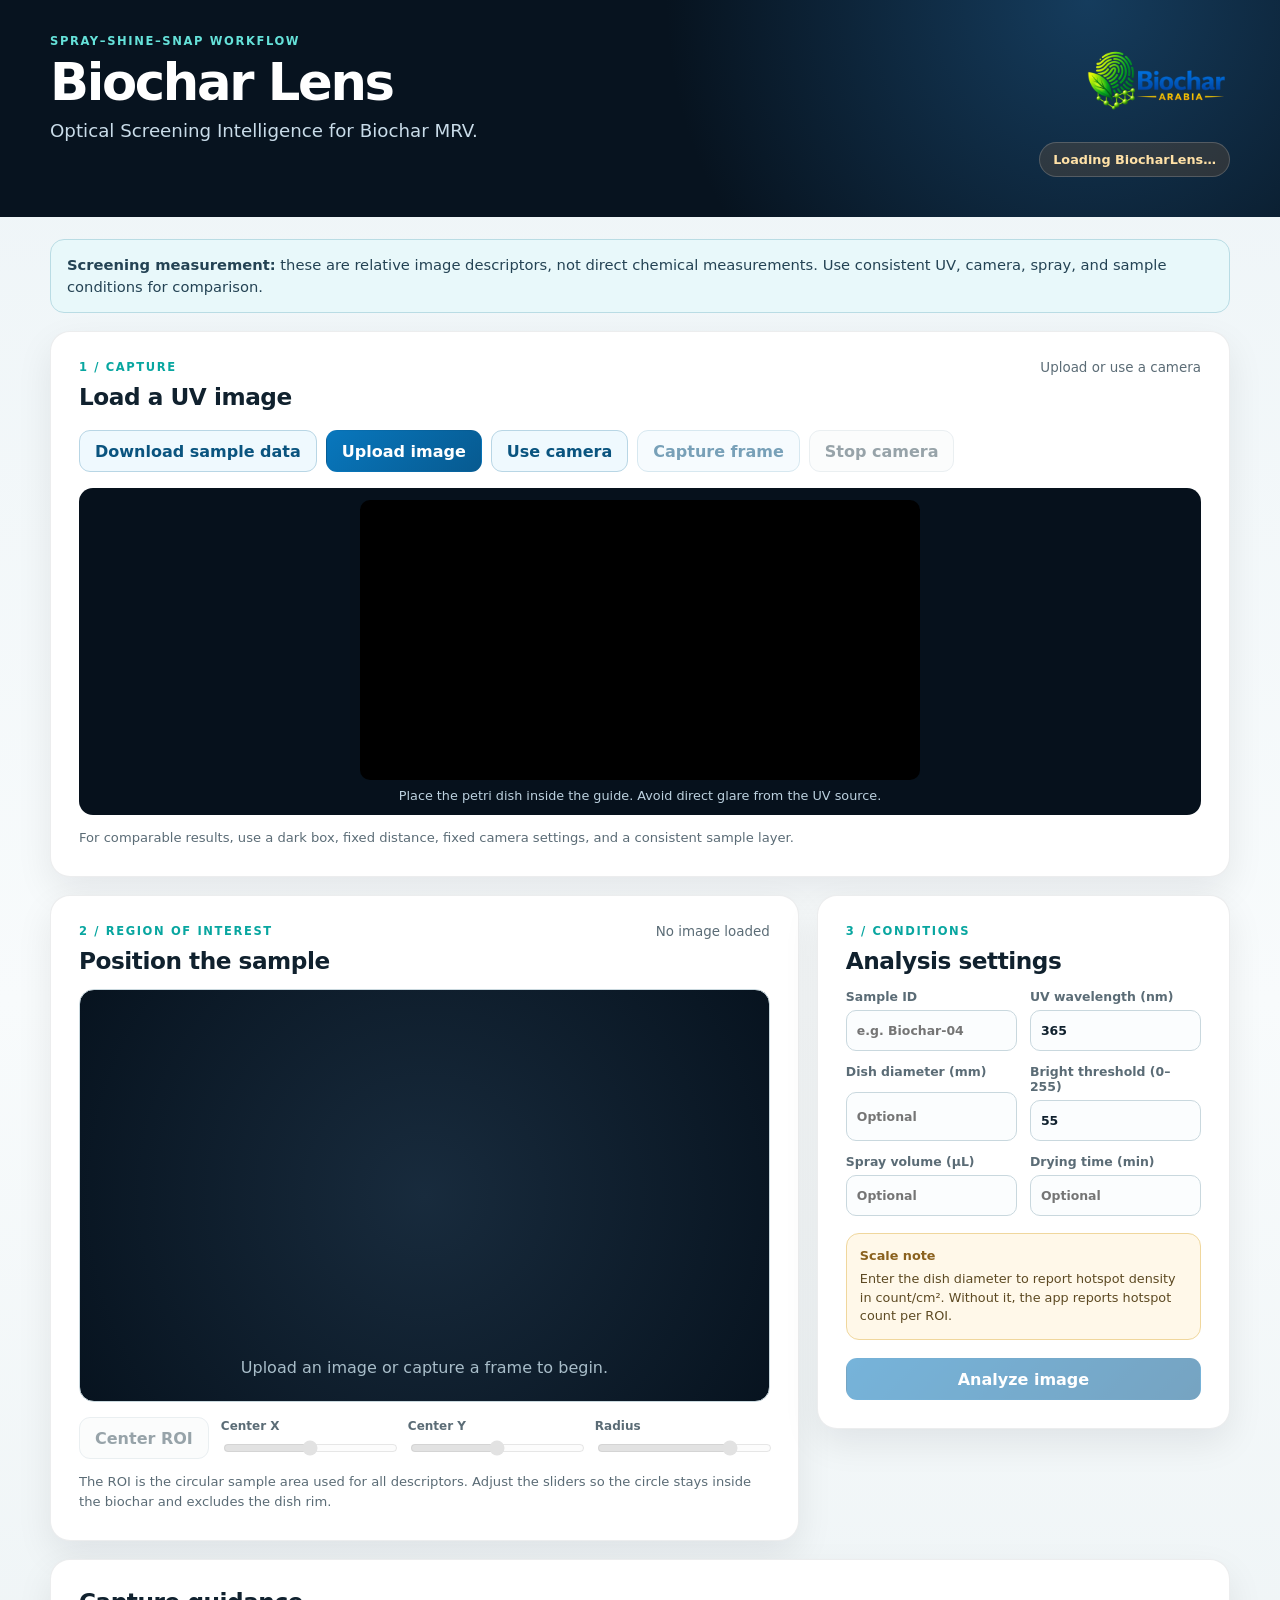
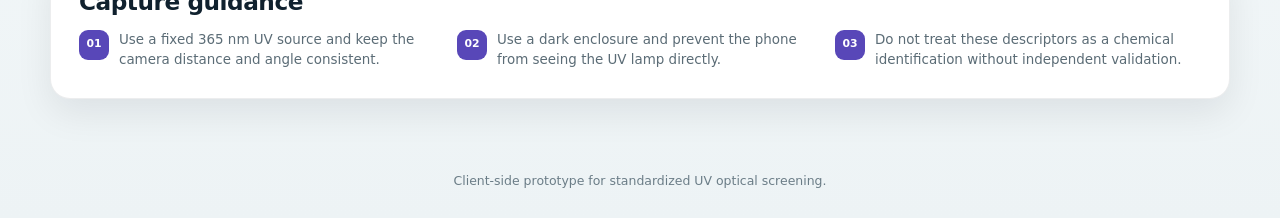
<file: biochar-lens.html>
<!doctype html>
<html lang="en">
<head>
  <meta charset="utf-8">
  <meta name="viewport" content="width=device-width, initial-scale=1">
  <meta name="theme-color" content="#07131f">
  <meta name="description" content="Biochar Lens: client-side optical descriptor extraction from 365 nm UV images.">
  <title>Biochar Lens | Biochar Arabia</title>
  <link rel="icon" type="image/svg+xml" href="assets/favicon.svg">
  <link rel="stylesheet" href="biochar-lens.css">
</head>
<body>
  <header class="site-header">
    <div class="wrap header-inner">
      <div class="brand-copy">
        <p class="eyebrow">Spray–Shine–Snap workflow</p>
        <h1>Biochar Lens</h1>
        <p class="subtitle">Optical Screening Intelligence for Biochar MRV.</p>
      </div>
      <div class="brand-status">
        <a href="index.html" aria-label="Back to Biochar Arabia home">
          <img class="brand-logo" src="assets/logo.png" alt="Biochar Arabia logo">
        </a>
        <div id="appStatus" class="status-pill status-loading" role="status" aria-live="polite">Loading BiocharLens…</div>
      </div>
    </div>
  </header>

  <main class="wrap app-shell">
    <section class="notice" aria-label="Measurement note">
      <strong>Screening measurement:</strong> these are relative image descriptors, not direct chemical measurements. Use consistent UV, camera, spray, and sample conditions for comparison.
    </section>

    <section class="card intake-card">
      <div class="section-heading">
        <div>
          <p class="eyebrow">1 / Capture</p>
          <h2>Load a UV image</h2>
        </div>
        <span class="section-note">Upload or use a camera</span>
      </div>
      <div class="capture-actions">
        <a class="button button-secondary" href="https://raw.githubusercontent.com/panjoel4/biochar/main/assets/samplebiocharlens.zip" download="samplebiocharlens.zip" rel="noopener noreferrer">Download sample data</a>
        <label class="button button-primary file-button">
          <span>Upload image</span>
          <input id="fileInput" type="file" accept="image/*" capture="environment">
        </label>
        <button id="startCameraButton" class="button button-secondary" type="button">Use camera</button>
        <button id="captureButton" class="button button-secondary" type="button" disabled>Capture frame</button>
        <button id="stopCameraButton" class="button button-quiet" type="button" disabled>Stop camera</button>
      </div>
      <div id="cameraPanel" class="camera-panel" hidden>
        <video id="cameraVideo" autoplay playsinline muted></video>
        <p class="camera-help">Place the petri dish inside the guide. Avoid direct glare from the UV source.</p>
      </div>
      <p id="captureStatus" class="helper-text">For comparable results, use a dark box, fixed distance, fixed camera settings, and a consistent sample layer.</p>
    </section>

    <section class="workspace-grid">
      <div class="card image-card">
        <div class="section-heading compact">
          <div>
            <p class="eyebrow">2 / Region of interest</p>
            <h2>Position the sample</h2>
          </div>
          <span id="imageInfo" class="section-note">No image loaded</span>
        </div>
        <div id="canvasStage" class="canvas-stage empty-stage">
          <canvas id="previewCanvas" aria-label="Image preview and ROI selector"></canvas>
          <div class="empty-message">Upload an image or capture a frame to begin.</div>
        </div>
        <div class="roi-controls">
          <button id="centerRoiButton" class="button button-quiet" type="button" disabled>Center ROI</button>
          <label>Center X <input id="roiX" type="range" min="0" max="100" value="50" disabled></label>
          <label>Center Y <input id="roiY" type="range" min="0" max="100" value="50" disabled></label>
          <label>Radius <input id="roiRadius" type="range" min="10" max="48" value="40" disabled></label>
        </div>
        <p class="helper-text">The ROI is the circular sample area used for all descriptors. Adjust the sliders so the circle stays inside the biochar and excludes the dish rim.</p>
      </div>

      <aside class="card settings-card">
        <div class="section-heading compact">
          <div>
            <p class="eyebrow">3 / Conditions</p>
            <h2>Analysis settings</h2>
          </div>
        </div>
        <div class="form-grid">
          <label>Sample ID<input id="sampleId" type="text" placeholder="e.g. Biochar-04"></label>
          <label>UV wavelength (nm)<input id="uvWavelength" type="number" value="365" min="1" step="1"></label>
          <label>Dish diameter (mm)<input id="dishDiameter" type="number" placeholder="Optional" min="1" step="0.1"></label>
          <label>Bright threshold (0–255)<input id="threshold" type="number" value="55" min="1" max="254" step="1"></label>
          <label>Spray volume (µL)<input id="sprayVolume" type="number" placeholder="Optional" min="0" step="0.1"></label>
          <label>Drying time (min)<input id="dryingTime" type="number" placeholder="Optional" min="0" step="0.1"></label>
        </div>
        <div class="quality-note">
          <strong>Scale note</strong>
          <p>Enter the dish diameter to report hotspot density in count/cm². Without it, the app reports hotspot count per ROI.</p>
        </div>
        <button id="analyzeButton" class="button button-wide button-primary" type="button" disabled>Analyze image</button>
      </aside>
    </section>

    <section id="resultsSection" class="card results-card" hidden>
      <div class="section-heading">
        <div>
          <p class="eyebrow">4 / Results</p>
          <h2>Quantitative descriptors</h2>
        </div>
        <div class="result-actions">
          <button id="downloadJsonButton" class="button button-secondary" type="button">Download JSON</button>
          <button id="downloadCsvButton" class="button button-secondary" type="button">Download CSV</button>
        </div>
      </div>
      <div id="qualityBanner" class="quality-banner" role="status"></div>
      <div class="results-layout">
        <div>
          <div id="descriptorGrid" class="descriptor-grid"></div>
          <div class="metadata-summary" id="metadataSummary"></div>
        </div>
        <div class="diagnostic-column">
          <figure><canvas id="maskCanvas"></canvas><figcaption>Bright-area mask</figcaption></figure>
          <figure><canvas id="hotspotCanvas"></canvas><figcaption>Hotspot overlay</figcaption></figure>
          <figure><canvas id="colorMapCanvas"></canvas><figcaption>Intensity color map</figcaption></figure>
        </div>
      </div>
      <details class="method-details">
        <summary>How these values are calculated</summary>
        <p>Mean and median intensity use grayscale pixels inside the circular ROI. Bright-area fraction uses the selected threshold. Hotspots are connected bright components after small-noise filtering. Heterogeneity is the coefficient of variation. Entropy uses the grayscale histogram. Radial uniformity compares average intensity across concentric rings.</p>
      </details>
    </section>

    <section class="card safety-card">
      <h2>Capture guidance</h2>
      <div class="guidance-grid">
        <p><span class="guidance-icon">01</span><span>Use a fixed 365&nbsp;nm UV source and keep the camera distance and angle consistent.</span></p>
        <p><span class="guidance-icon">02</span><span>Use a dark enclosure and prevent the phone from seeing the UV lamp directly.</span></p>
        <p><span class="guidance-icon">03</span><span>Do not treat these descriptors as a chemical identification without independent validation.</span></p>
      </div>
    </section>
  </main>

  <footer class="site-footer">
    <div class="wrap">Client-side prototype for standardized UV optical screening.</div>
  </footer>

  <script>
    window.Module = window.Module || {};
    window.Module.onRuntimeInitialized = function () {
      window.dispatchEvent(new Event('app-engine-ready'));
    };
  </script>
  <script async src="https://docs.opencv.org/4.x/opencv.js"></script>
  <script src="biochar-lens.js"></script>
</body>
</html>
</file>
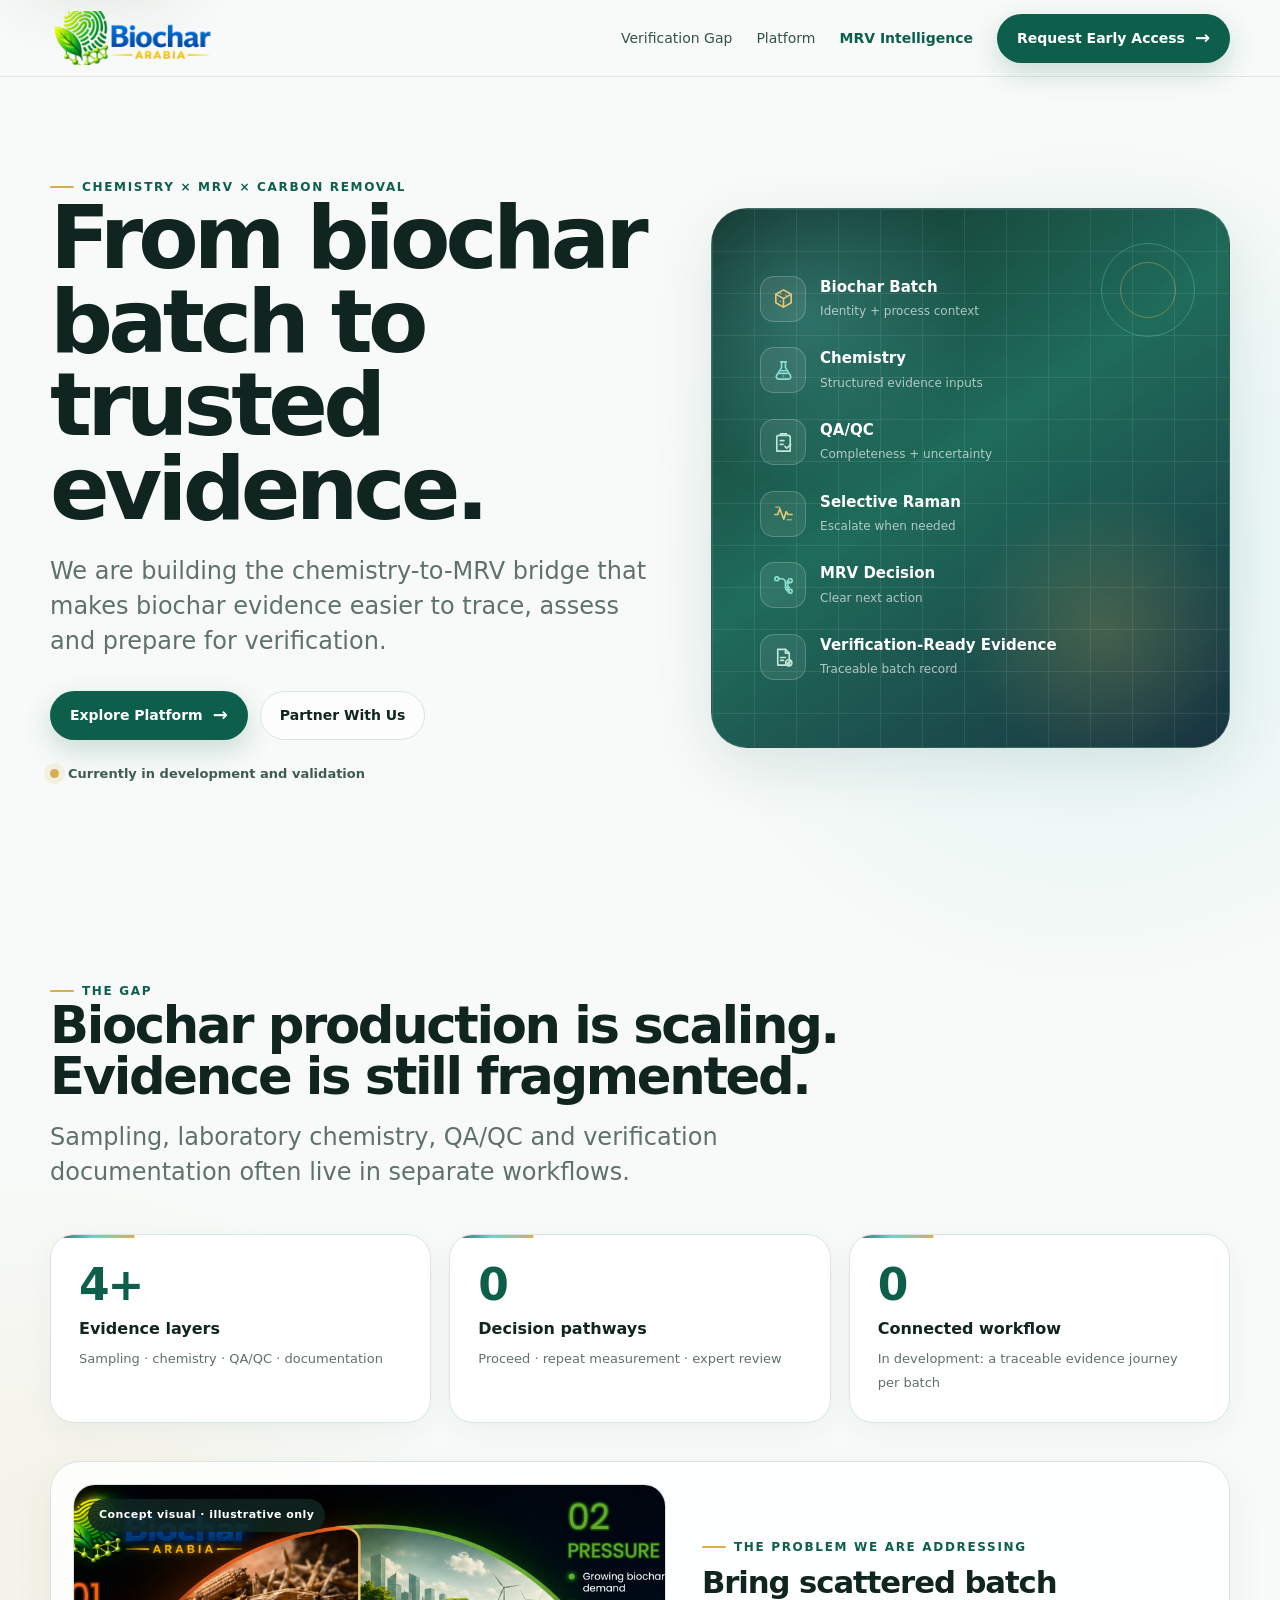
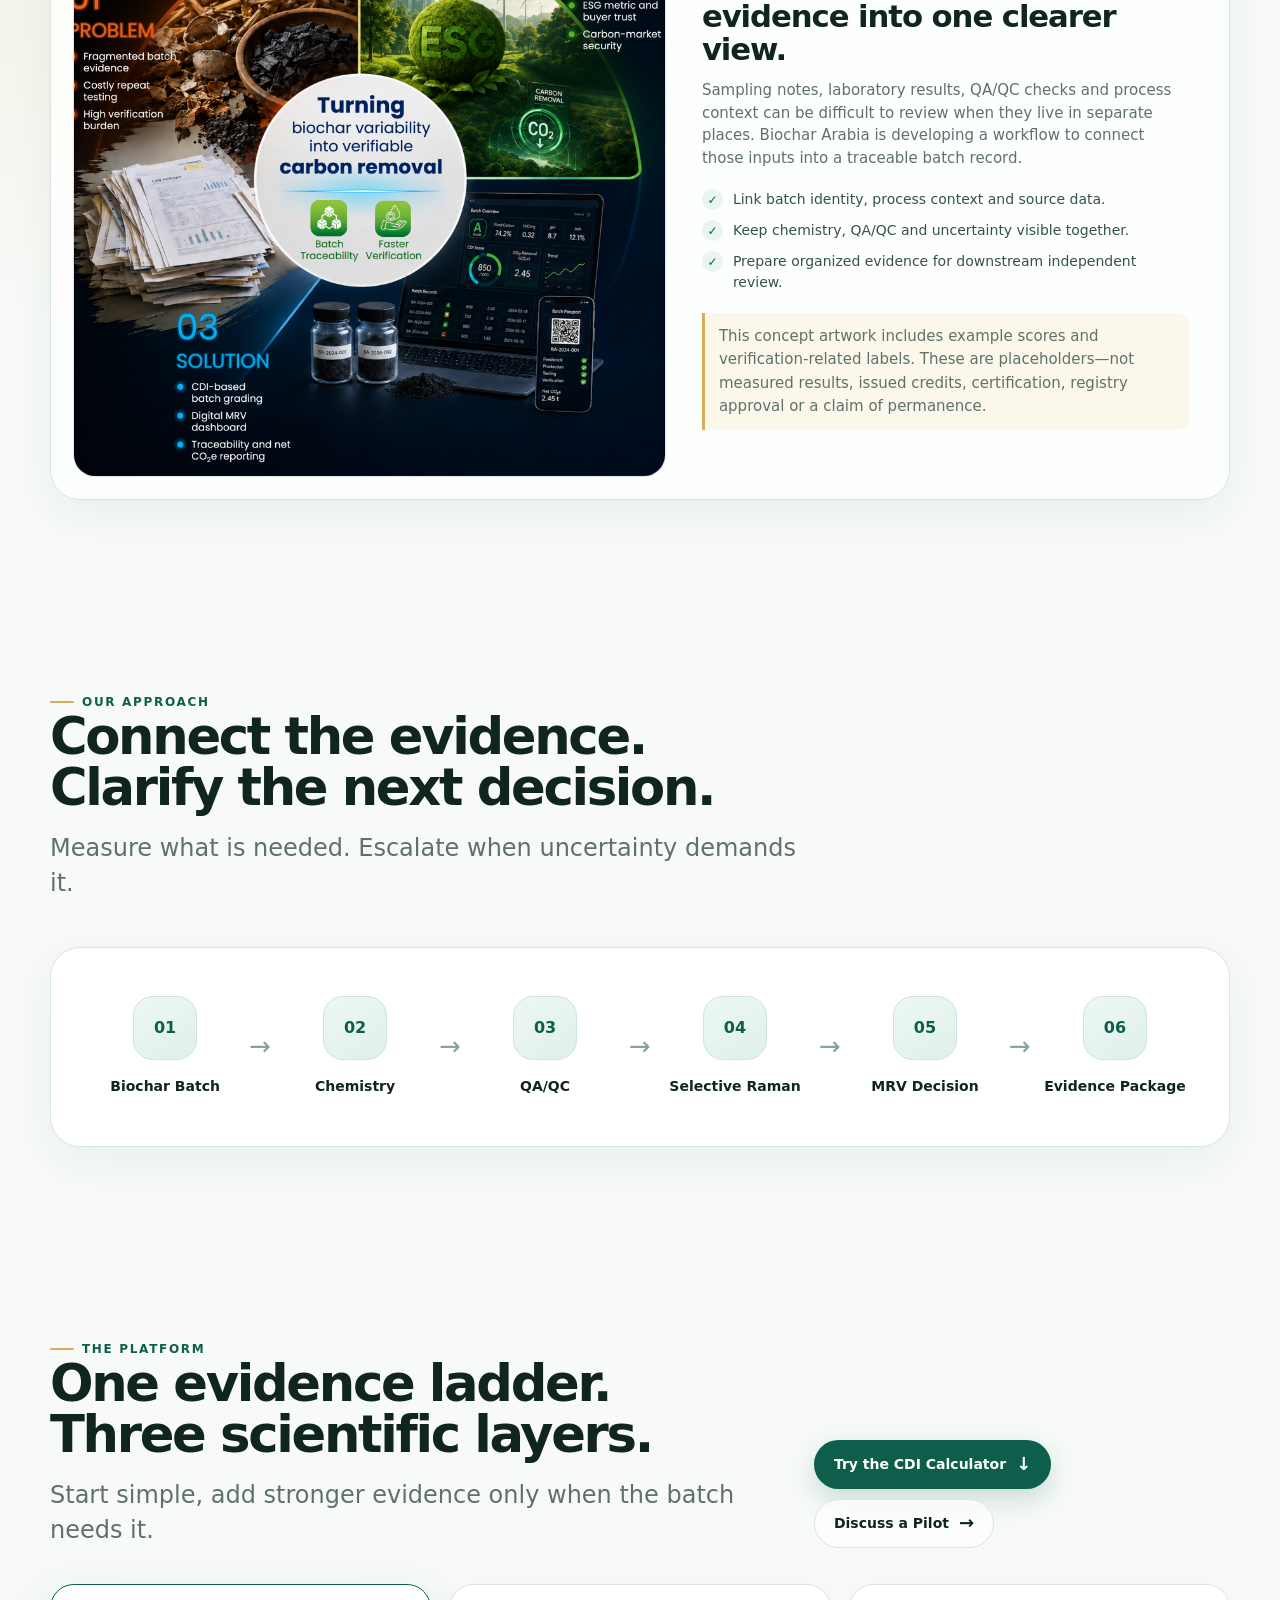
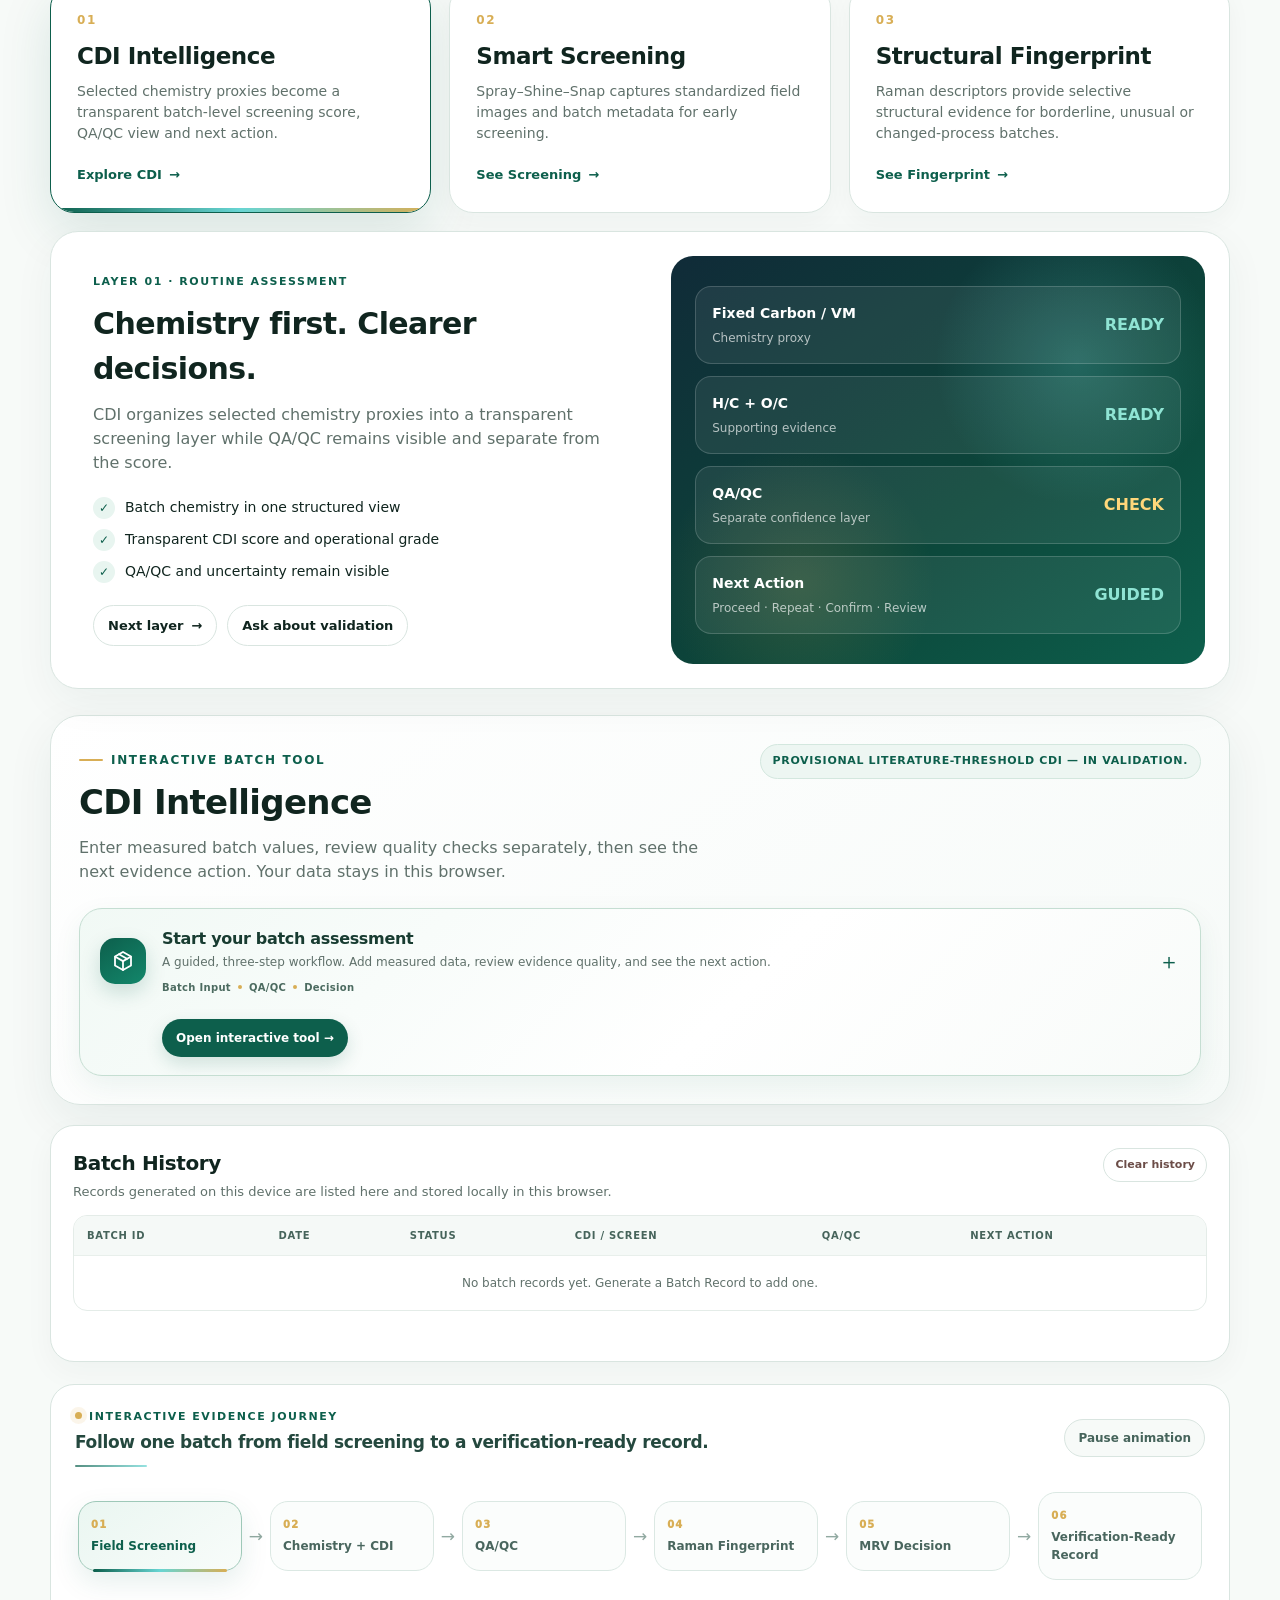
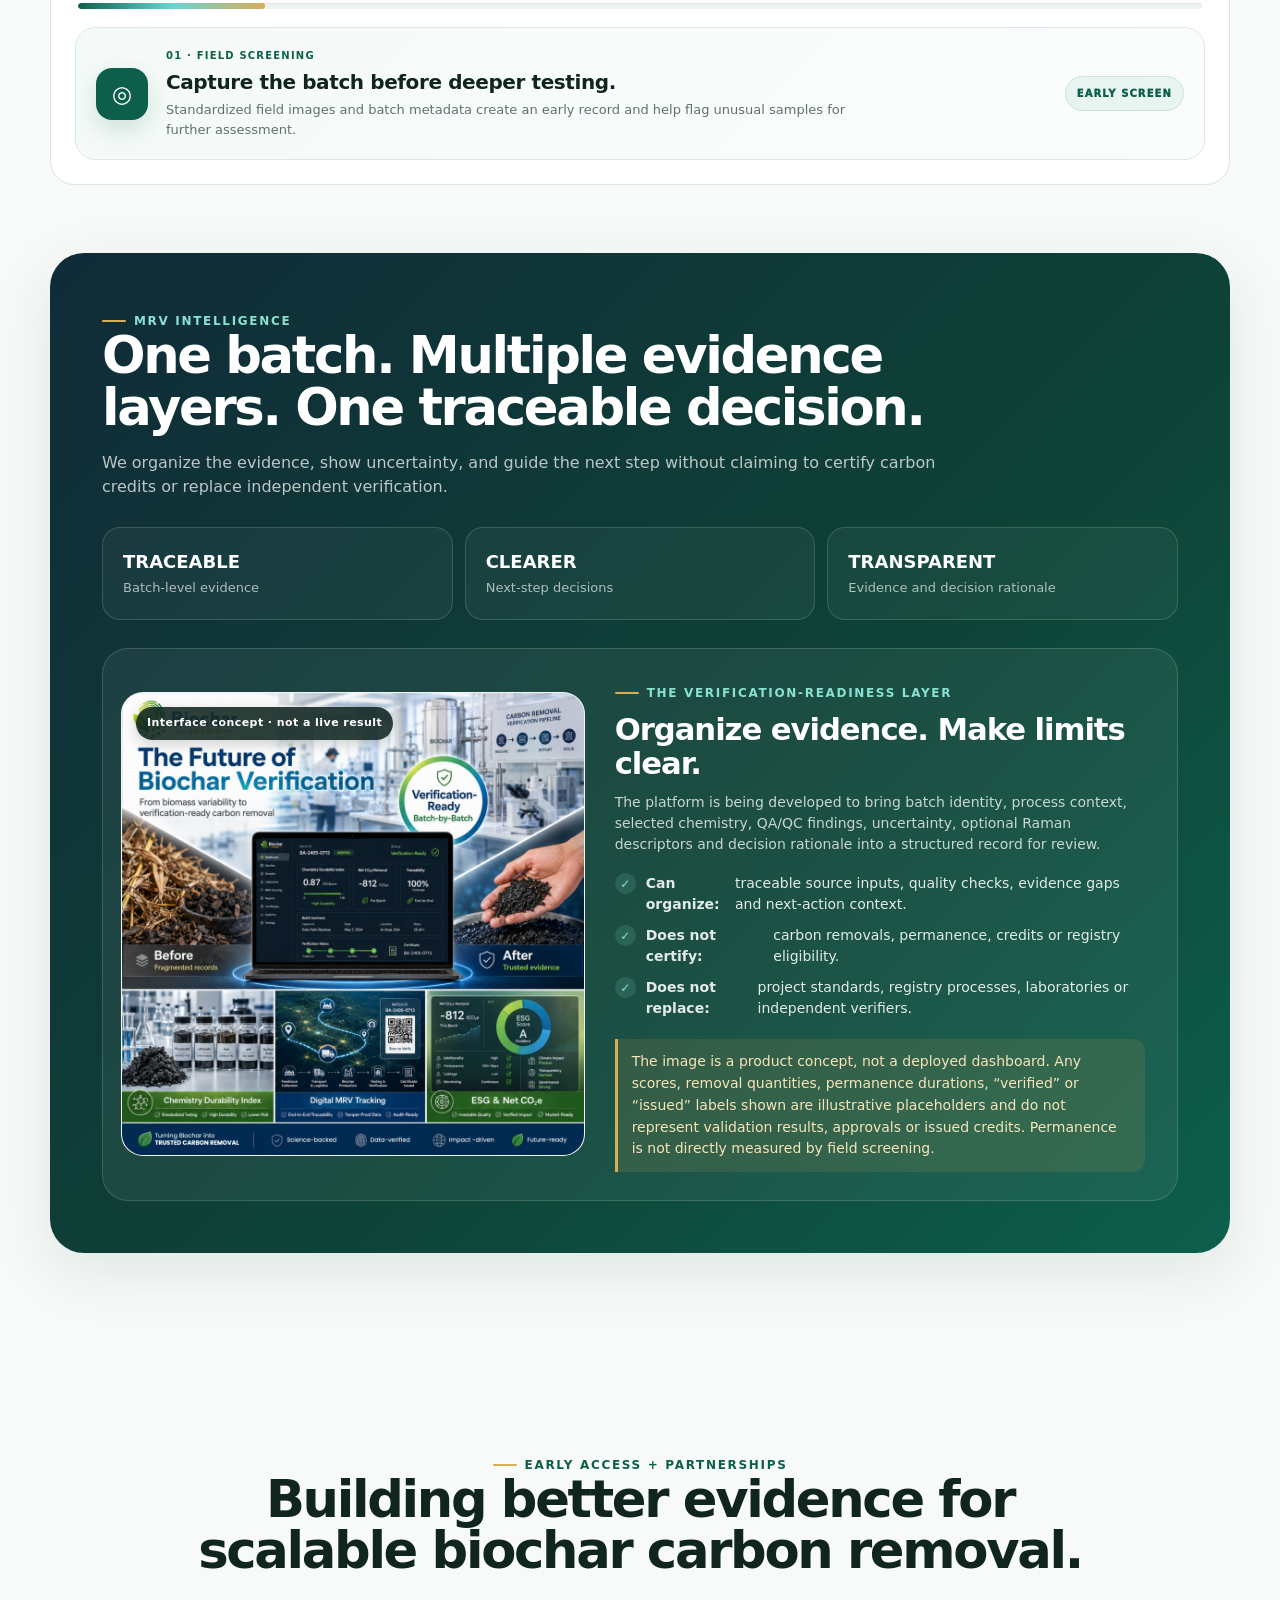
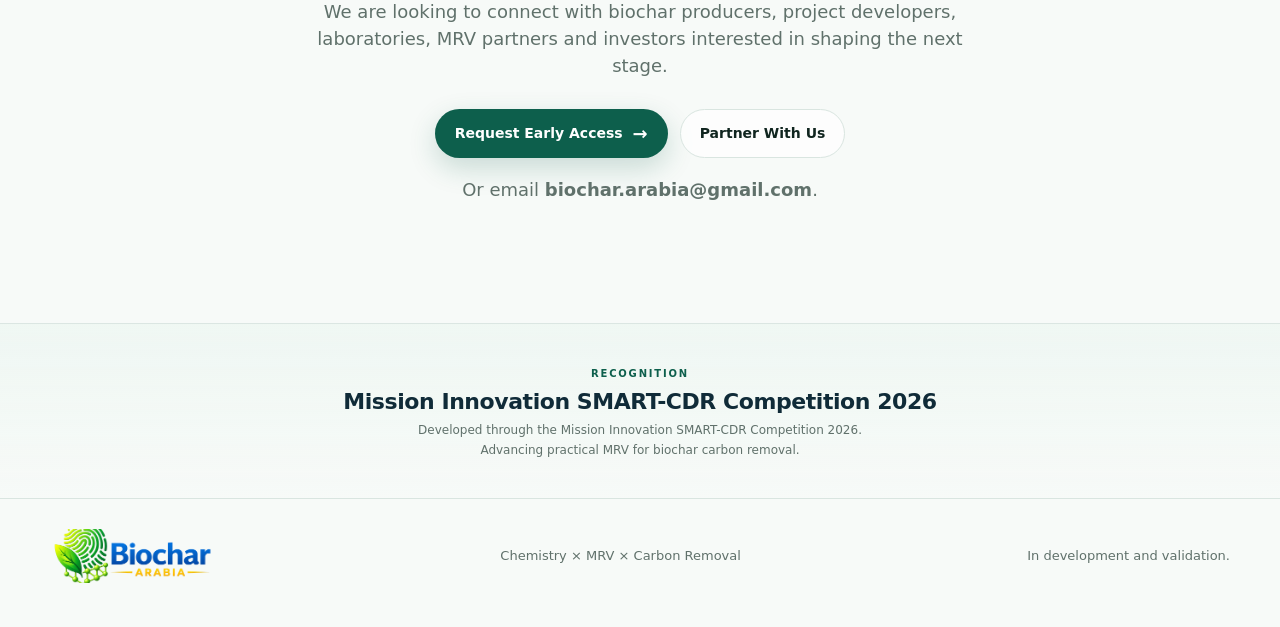
<file: biochararabia.html>
<!DOCTYPE html>
<html lang="en">
<head>
<meta charset="UTF-8">
<meta name="viewport" content="width=device-width, initial-scale=1.0">
<meta name="description" content="Biochar Arabia — chemistry-informed MRV for traceable, verification-ready biochar evidence.">
<meta name="theme-color" content="#f7faf8">
<link rel="icon" type="image/svg+xml" href="assets/favicon.svg">
<title>Biochar Arabia — From Biochar Batch to Trusted Evidence</title>
<style>
:root{
  --bg:#f7faf8; --ink:#10251f; --muted:#60716b; --emerald:#0d5f4c;
  --emerald2:#13876b; --navy:#102b38; --gold:#d8ae55; --cyan:#68d5d3;
  --line:#d9e5e0; --card:#fff; --shadow:0 18px 60px rgba(14,63,51,.10);
  --radius:24px; --max:1180px; --focus:#176f5a;
}
*{box-sizing:border-box}
html{scroll-behavior:smooth;scroll-padding-top:92px}
body{
  margin:0;font-family:Inter,ui-sans-serif,system-ui,-apple-system,BlinkMacSystemFont,"Segoe UI",sans-serif;
  color:var(--ink);line-height:1.5;
  background:
    radial-gradient(circle at 85% 8%,rgba(104,213,211,.16),transparent 28rem),
    radial-gradient(circle at 4% 22%,rgba(216,174,85,.10),transparent 24rem),
    var(--bg);
}
a{color:inherit;text-decoration:none}
button{font:inherit}
button:focus-visible,a:focus-visible,[tabindex]:focus-visible{outline:3px solid var(--focus);outline-offset:4px}
::selection{background:#cce9df;color:var(--ink)}
.skip-link{position:fixed;left:16px;top:12px;z-index:100;transform:translateY(-160%);padding:11px 16px;border-radius:999px;background:#fff;color:var(--ink);box-shadow:var(--shadow);font-weight:800}
.skip-link:focus{transform:translateY(0)}
.wrap{width:min(calc(100% - 40px),var(--max));margin:auto}
.eyebrow{display:inline-flex;align-items:center;gap:8px;font-size:12px;font-weight:800;letter-spacing:.14em;text-transform:uppercase;color:var(--emerald)}
.eyebrow:before{content:"";width:24px;height:2px;background:var(--gold);border-radius:2px}
h1,h2,h3,p{margin-top:0}
h1{font-size:clamp(46px,7vw,88px);line-height:.95;letter-spacing:-.055em;max-width:900px;margin-bottom:24px}
h2{font-size:clamp(34px,4vw,58px);line-height:1;letter-spacing:-.045em;margin-bottom:18px}
h3{font-size:20px;letter-spacing:-.02em;margin-bottom:10px}
.lead{font-size:clamp(18px,2vw,24px);line-height:1.45;color:var(--muted);max-width:760px}
.small{font-size:14px;color:var(--muted)}
.section{padding:108px 0}.section-tight{padding:78px 0}

nav{position:sticky;top:0;z-index:40;backdrop-filter:blur(18px);background:rgba(247,250,248,.92);border-bottom:1px solid rgba(217,229,224,.8)}
.nav-row{height:76px;display:flex;align-items:center;justify-content:space-between;gap:24px}
.brand{display:flex;align-items:center;gap:12px;font-weight:900;letter-spacing:-.03em;flex:0 0 auto}
.brand-logo{display:block;width:164px;height:54px;object-fit:cover;object-position:center;border-radius:8px}
.nav-links{display:flex;align-items:center;gap:24px;font-size:14px;color:#35524a}
.nav-links a:not(.btn){transition:color .2s ease}
.nav-links a:not(.btn):hover{color:var(--emerald)}
.btn{display:inline-flex;align-items:center;justify-content:center;gap:10px;border-radius:999px;padding:13px 19px;font-weight:800;font-size:14px;transition:.25s ease;border:1px solid transparent;cursor:pointer}
.btn-primary{background:var(--emerald);color:white;box-shadow:0 10px 28px rgba(13,95,76,.2)}
.btn-primary:hover{transform:translateY(-2px);background:#0a4f40}
.btn-ghost{border-color:var(--line);background:rgba(255,255,255,.72)}
.btn-ghost:hover{transform:translateY(-2px);border-color:#b8cec5}
.arrow{font-size:18px;line-height:1}
.hamburger{display:none;background:none;border:1px solid var(--line);border-radius:12px;width:44px;height:44px;color:var(--ink);font-size:21px;cursor:pointer}

.hero{min-height:min(820px,calc(100vh - 76px));display:grid;align-items:center;padding:72px 0 90px;overflow:hidden}
.hero-grid{display:grid;grid-template-columns:1.08fr .92fr;gap:52px;align-items:center}
.hero-actions{display:flex;gap:12px;flex-wrap:wrap;margin-top:32px}
.status{margin-top:24px;display:inline-flex;align-items:center;gap:9px;color:#3f5b52;font-size:13px;font-weight:700}
.status i{width:9px;height:9px;background:var(--gold);border-radius:50%;box-shadow:0 0 0 6px rgba(216,174,85,.14)}
.hero-visual{min-height:540px;border-radius:36px;position:relative;overflow:hidden;background:linear-gradient(145deg,rgba(8,42,35,.96),rgba(13,95,76,.92) 46%,rgba(16,43,56,.96));box-shadow:var(--shadow);border:1px solid rgba(255,255,255,.12)}
.hero-visual:before{content:"";position:absolute;inset:0;background:radial-gradient(circle at 18% 20%,rgba(104,213,211,.28),transparent 28%),radial-gradient(circle at 76% 78%,rgba(216,174,85,.22),transparent 24%)}
.gridlines{position:absolute;inset:0;opacity:.13;background-image:linear-gradient(rgba(255,255,255,.65) 1px,transparent 1px),linear-gradient(90deg,rgba(255,255,255,.65) 1px,transparent 1px);background-size:42px 42px}
.journey{position:absolute;inset:58px 48px;display:grid;grid-template-rows:repeat(6,1fr);gap:8px;z-index:2}
.node{display:grid;grid-template-columns:46px 1fr;gap:14px;align-items:center;color:white}
.icon{width:46px;height:46px;border-radius:14px;border:1px solid rgba(255,255,255,.20);display:grid;place-items:center;background:rgba(255,255,255,.08);color:#b7f0dd;transition:background .25s ease,border-color .25s ease,transform .25s ease}
.icon svg{width:23px;height:23px;fill:none;stroke:currentColor;stroke-width:1.7;stroke-linecap:round;stroke-linejoin:round}
.node:nth-child(3n+1) .icon{color:#e8c879}
.node:nth-child(3n+2) .icon{color:#8ce0d4}
.node:nth-child(3n) .icon{color:#c0e8da}
.hero-visual:hover .icon{background:rgba(255,255,255,.12);border-color:rgba(255,255,255,.34);transform:translateY(-1px)}
.node strong{font-size:15px;display:block}.node span{font-size:12px;color:rgba(255,255,255,.65)}
.pulse{position:absolute;right:34px;top:34px;width:94px;height:94px;border-radius:50%;border:1px solid rgba(104,213,211,.35);animation:pulse 3s infinite ease-in-out}
.pulse:after{content:"";position:absolute;inset:18px;border:1px solid rgba(216,174,85,.45);border-radius:50%}
@keyframes pulse{50%{transform:scale(1.08);opacity:.55}}

.metrics{display:grid;grid-template-columns:repeat(3,1fr);gap:18px;margin-top:44px}
.metric{position:relative;overflow:hidden;background:var(--card);border:1px solid var(--line);border-radius:var(--radius);padding:28px;box-shadow:0 8px 28px rgba(14,63,51,.05);transition:transform .35s ease,box-shadow .35s ease,border-color .35s ease}
.metric:before{content:"";position:absolute;left:0;right:0;top:0;height:3px;background:linear-gradient(90deg,var(--emerald),var(--cyan),var(--gold));transform:scaleX(.22);transform-origin:left;transition:transform .8s ease}
.metric.is-counting{transform:translateY(-3px);border-color:#b9d7ca;box-shadow:0 16px 38px rgba(14,63,51,.1)}
.metric.is-counting:before{transform:scaleX(1)}
.metric b{display:block;font-size:44px;letter-spacing:-.05em;color:var(--emerald);line-height:1}
.metric strong{display:block;margin:10px 0 5px;font-size:16px}.metric span{font-size:13px;color:var(--muted)}

.editorial-visual{display:grid;grid-template-columns:minmax(0,1.08fr) minmax(280px,.92fr);gap:36px;align-items:center;margin-top:38px;padding:22px;border:1px solid var(--line);border-radius:30px;background:rgba(255,255,255,.82);box-shadow:0 14px 42px rgba(14,63,51,.06)}
.visual-frame{margin:0;position:relative;overflow:hidden;border-radius:22px;background:#eef4f1;border:1px solid rgba(16,43,56,.08)}
.visual-frame img{display:block;width:100%;height:auto;aspect-ratio:1/1;object-fit:cover}
.visual-flag{position:absolute;top:14px;left:14px;padding:8px 11px;border-radius:999px;background:rgba(16,37,31,.88);color:#fff;font-size:11px;font-weight:850;letter-spacing:.04em;box-shadow:0 4px 14px rgba(0,0,0,.18)}
.visual-copy{padding:14px 18px 14px 0}
.visual-copy h3{font-size:clamp(23px,2.4vw,32px);line-height:1.1;letter-spacing:-.035em;margin:10px 0 12px}
.visual-copy>p{color:var(--muted);font-size:15px}
.visual-points{display:grid;gap:10px;margin:20px 0 0;padding:0;list-style:none}
.visual-points li{display:flex;gap:10px;align-items:flex-start;color:#35524a;font-size:14px}
.visual-points li:before{content:"✓";flex:0 0 21px;width:21px;height:21px;display:grid;place-items:center;border-radius:50%;background:#e8f5f0;color:var(--emerald);font-weight:900;font-size:12px}
.visual-disclaimer{margin:20px 0 0;padding:12px 14px;border-left:3px solid var(--gold);border-radius:0 12px 12px 0;background:#fbf7eb;color:#66562f;font-size:12px;line-height:1.55}

.flow{margin-top:46px;background:white;border:1px solid var(--line);border-radius:30px;padding:30px;box-shadow:0 14px 44px rgba(14,63,51,.06);overflow:auto}
.flow-row{display:flex;align-items:center;min-width:900px}.flow-item{flex:1;text-align:center;padding:18px 12px}
.flow-item .dot{width:64px;height:64px;border-radius:20px;margin:0 auto 14px;display:grid;place-items:center;background:linear-gradient(145deg,#edf7f3,#dff0ea);color:var(--emerald);font-weight:900;border:1px solid #cee3da}
.flow-item strong{font-size:14px}.flow-arrow{color:#83a399;font-size:26px}

.platform-grid{display:grid;grid-template-columns:repeat(3,1fr);gap:18px;margin-top:44px}
.platform-card{position:relative;overflow:hidden;min-height:310px;border-radius:28px;padding:28px;background:linear-gradient(180deg,#fff,#f5faf8);border:1px solid var(--line);transition:.25s ease}
.platform-card:hover{transform:translateY(-4px);box-shadow:var(--shadow)}
.kicker{font-size:12px;letter-spacing:.13em;text-transform:uppercase;font-weight:900;color:var(--emerald)}
.platform-card p{color:var(--muted);font-size:14px;max-width:280px}
.mini-viz{position:absolute;left:28px;right:28px;bottom:28px;height:92px;border-radius:18px;background:linear-gradient(180deg,rgba(104,213,211,.13),rgba(13,95,76,.04));border:1px solid #d9eae4}
.mini-viz:after{content:"";position:absolute;left:14px;right:14px;bottom:18px;height:3px;border-radius:3px;background:linear-gradient(90deg,var(--emerald) 0 32%,var(--cyan) 32% 66%,var(--gold) 66%)}

.value-band{background:linear-gradient(135deg,var(--navy),#0e4337 60%,#0d5f4c);color:white;border-radius:34px;padding:56px;display:grid;grid-template-columns:1.05fr .95fr;gap:42px;align-items:center;box-shadow:var(--shadow)}
.value-band p{color:rgba(255,255,255,.72)}.value-list{display:grid;gap:12px}
.value-item{display:flex;align-items:center;justify-content:space-between;gap:20px;padding:19px 20px;border:1px solid rgba(255,255,255,.14);border-radius:18px;background:rgba(255,255,255,.05)}
.value-item b{font-size:20px}.value-item span{font-size:13px;color:rgba(255,255,255,.66)}

.final{text-align:center;padding:118px 0 90px}
.final h2{max-width:900px;margin:0 auto 22px}.final p{max-width:680px;margin:0 auto 30px;color:var(--muted);font-size:18px}
.final-actions{display:flex;justify-content:center;gap:12px;flex-wrap:wrap}
footer{padding:30px 0 44px;border-top:1px solid var(--line);color:var(--muted);font-size:13px}
.footer-row{display:flex;align-items:center;justify-content:space-between;gap:20px;flex-wrap:wrap}
.recognition-strip{padding:42px 0 38px;border-top:1px solid rgba(217,229,224,.9);background:linear-gradient(180deg,rgba(236,246,241,.72),rgba(247,250,248,.4));text-align:center}
.recognition-inner{max-width:720px;margin:auto}
.recognition-label{margin-bottom:10px;color:var(--emerald);font-size:10px;font-weight:900;letter-spacing:.18em;text-transform:uppercase}
.recognition-title{margin:0;color:var(--navy);font-size:clamp(17px,2vw,22px);font-weight:800;letter-spacing:-.02em}
.recognition-copy{margin:8px auto 0;max-width:560px;color:var(--muted);font-size:12px;line-height:1.6}


/* ENHANCED PLATFORM */
.platform-intro{display:flex;align-items:end;justify-content:space-between;gap:24px;margin-bottom:36px}
.platform-intro .lead{margin-bottom:0}
.platform-intro-actions{display:flex;align-items:center;gap:10px;flex-wrap:wrap}
.science-grid{display:grid;grid-template-columns:repeat(3,1fr);gap:18px}
.science-card{
  position:relative;min-height:220px;padding:26px;border-radius:24px;background:#fff;
  border:1px solid var(--line);cursor:pointer;transition:.28s ease;overflow:hidden;
  box-shadow:0 8px 26px rgba(14,63,51,.04)
}
.science-card:hover{transform:translateY(-5px);box-shadow:var(--shadow);border-color:#bfd7cd}
.science-card.active{border-color:var(--emerald);box-shadow:0 18px 52px rgba(13,95,76,.13)}
.science-card.active:after{
  content:"";position:absolute;left:0;right:0;bottom:0;height:4px;
  background:linear-gradient(90deg,var(--emerald),var(--cyan),var(--gold))
}
.science-card .index{font-size:12px;font-weight:900;letter-spacing:.14em;color:var(--gold)}
.science-card h3{font-size:23px;margin:10px 0 8px}
.science-card p{font-size:14px;color:var(--muted);margin-bottom:18px}
.card-action{display:inline-flex;align-items:center;gap:7px;font-size:13px;font-weight:850;color:var(--emerald)}
.card-action span{transition:.2s ease}.science-card:hover .card-action span{transform:translateX(4px)}
.platform-stage{
  margin-top:18px;display:grid;grid-template-columns:1.04fr .96fr;gap:18px;
  background:#fff;border:1px solid var(--line);border-radius:28px;padding:24px;box-shadow:0 14px 42px rgba(14,63,51,.05)
}
.stage-copy{padding:18px}
.stage-label{font-size:11px;font-weight:900;letter-spacing:.14em;text-transform:uppercase;color:var(--emerald)}
.stage-copy h3{font-size:30px;margin:10px 0 12px}
.stage-copy p{color:var(--muted);max-width:520px}
.stage-points{display:grid;gap:10px;margin:22px 0}
.stage-point{display:flex;gap:10px;align-items:flex-start;font-size:14px}
.stage-point i{
  flex:0 0 22px;width:22px;height:22px;border-radius:50%;display:grid;place-items:center;
  background:#e8f5f0;color:var(--emerald);font-style:normal;font-weight:900;font-size:12px
}
.stage-actions{display:flex;gap:10px;flex-wrap:wrap;margin-top:22px}
.mini-btn{
  display:inline-flex;align-items:center;gap:8px;padding:10px 14px;border-radius:999px;
  border:1px solid var(--line);background:#fff;color:var(--ink);font-size:13px;font-weight:800;cursor:pointer;transition:.2s ease
}
.mini-btn:hover{border-color:#aacbc0;transform:translateY(-2px)}
.stage-visual{
  min-height:300px;border-radius:22px;padding:24px;color:#fff;position:relative;overflow:hidden;
  background:linear-gradient(145deg,var(--navy),#0c463a 58%,var(--emerald))
}
.stage-visual:before{
  content:"";position:absolute;inset:0;
  background:radial-gradient(circle at 76% 26%,rgba(104,213,211,.24),transparent 28%),
             radial-gradient(circle at 24% 80%,rgba(216,174,85,.16),transparent 26%);
}
.signal-stack{position:relative;z-index:2;height:100%;display:grid;align-content:center;gap:12px}
.signal{
  border:1px solid rgba(255,255,255,.17);background:rgba(255,255,255,.07);
  border-radius:16px;padding:14px 16px;display:flex;justify-content:space-between;gap:18px;align-items:center
}
.signal strong{font-size:14px}.signal span{font-size:12px;color:rgba(255,255,255,.68)}
.signal .ok{color:#8fe4d4;font-weight:900}
.signal .warn{color:#ffd77a;font-weight:900}

.calculator{margin-top:26px;padding:28px;border:1px solid var(--line);border-radius:30px;background:linear-gradient(145deg,#fff,#f6faf8);box-shadow:0 16px 48px rgba(14,63,51,.07)}
.calculator-head{display:flex;justify-content:space-between;align-items:flex-start;gap:24px;margin-bottom:24px}
.calculator-head h3{font-size:clamp(24px,3vw,34px);margin:8px 0}
.calculator-head p{max-width:680px;color:var(--muted);margin:0}
.calculator-badge{flex:0 0 auto;padding:8px 12px;border-radius:999px;background:#edf6f2;border:1px solid #d3e7de;color:var(--emerald);font-size:11px;font-weight:850;letter-spacing:.06em;text-transform:uppercase}
.interactive-batch{margin-top:20px;border:1px solid #c5ded2;border-radius:23px;background:linear-gradient(135deg,#f1f9f5,#fff 58%,#f8fbf9);box-shadow:0 10px 28px rgba(13,95,76,.07);overflow:hidden}
.interactive-batch>summary{display:grid;grid-template-columns:48px minmax(0,1fr) auto;align-items:center;gap:14px;padding:18px 20px;list-style:none;cursor:pointer}
.interactive-batch>summary::-webkit-details-marker{display:none}
.interactive-batch>summary:focus-visible{outline-offset:-4px}
.interactive-batch>summary:after{content:"＋";grid-column:3;grid-row:1;color:var(--emerald);font-size:22px;font-weight:500}
.interactive-batch[open]>summary:after{content:"−"}
.interactive-batch-icon{width:46px;height:46px;display:grid;place-items:center;border-radius:15px;background:linear-gradient(145deg,var(--emerald),var(--emerald2));color:#fff;box-shadow:0 8px 20px rgba(13,95,76,.18)}
.interactive-batch-icon svg{width:24px;height:24px;fill:none;stroke:currentColor;stroke-width:1.8;stroke-linecap:round;stroke-linejoin:round}
.interactive-batch-title{display:block;color:#183c31;font-size:16px;font-weight:900;letter-spacing:-.02em}
.interactive-batch-copy{display:block;margin-top:3px;color:var(--muted);font-size:12px;line-height:1.45}
.interactive-batch-steps{display:flex;align-items:center;gap:7px;margin-top:8px;color:#4c6b60;font-size:10px;font-weight:850;letter-spacing:.03em}
.interactive-batch-steps i{width:4px;height:4px;border-radius:50%;background:var(--gold)}
.interactive-batch-cta{grid-column:2;grid-row:2;justify-self:start;display:inline-flex;align-items:center;gap:8px;margin-top:10px;padding:10px 14px;border-radius:999px;background:var(--emerald);color:white;font-size:12px;font-weight:850;box-shadow:0 7px 18px rgba(13,95,76,.16);transition:background .2s ease,transform .2s ease}
.interactive-batch>summary:hover .interactive-batch-cta{background:#0a4f40;transform:translateY(-1px)}
.interactive-batch-cta .close-label{display:none}
.interactive-batch[open] .interactive-batch-cta .open-label{display:none}
.interactive-batch[open] .interactive-batch-cta .close-label{display:inline}
.interactive-batch:not([open])>.interactive-batch-content{display:none}
.interactive-batch-content{padding:0 16px 18px}
.calc-steps{display:grid;grid-template-columns:repeat(3,1fr);gap:10px;margin-bottom:22px}
.calc-step{display:flex;align-items:center;gap:11px;padding:12px 14px;border:1px solid var(--line);border-radius:16px;background:#fff;color:#60716b;text-align:left;cursor:pointer;transition:.2s ease}
.calc-step:hover{border-color:#b8d5ca;transform:translateY(-1px)}
.calc-step[aria-current="step"]{background:#eaf6f1;border-color:#a8cfc0;color:var(--emerald);box-shadow:inset 0 0 0 1px #d0e7dd}
.calc-step-number{display:grid;place-items:center;width:30px;height:30px;flex:0 0 30px;border-radius:10px;background:#f0f4f2;font-size:12px;font-weight:900}
.calc-step[aria-current="step"] .calc-step-number{background:var(--emerald);color:#fff}
.calc-step-label{font-size:13px;font-weight:850}
.calc-panel{padding:22px;border:1px solid var(--line);border-radius:22px;background:#fff}
.calc-panel+.calc-panel{margin-top:14px}
.calc-panel-heading{display:flex;justify-content:space-between;align-items:flex-start;gap:18px;margin-bottom:18px}
.calc-panel-heading h4{font-size:18px;margin:0 0 4px;letter-spacing:-.02em}
.calc-panel-heading p{margin:0;color:var(--muted);font-size:13px}
.calc-grid{display:grid;grid-template-columns:repeat(3,minmax(0,1fr));gap:14px}
.calc-field{display:grid;gap:6px;min-width:0}
.calc-field label{font-size:12px;font-weight:800;color:#36564d}
.calc-field input{width:100%;min-height:46px;border:1px solid #ceddd6;border-radius:12px;padding:10px 12px;background:#fbfdfc;color:var(--ink);font:inherit;font-size:15px;transition:border-color .18s ease,box-shadow .18s ease}
.calc-field input:focus{outline:none;border-color:var(--emerald2);box-shadow:0 0 0 3px rgba(19,135,107,.14)}
.calc-field small{font-size:11px;color:var(--muted)}
.calc-divider{height:1px;background:var(--line);margin:18px 0}
.calc-replicates{display:grid;gap:12px}
.replicate-card{padding:17px;border:1px solid #e0eae5;border-radius:17px;background:#f9fcfa}
.replicate-top{display:flex;align-items:center;justify-content:space-between;gap:12px;margin-bottom:14px}
.replicate-top strong{font-size:13px}
.text-button{border:0;background:transparent;color:#8c453c;font-size:12px;font-weight:800;cursor:pointer;padding:6px 8px;border-radius:8px}
.text-button:hover{background:#fff1ee}
.calc-actions{display:flex;justify-content:space-between;align-items:center;gap:12px;margin-top:18px;flex-wrap:wrap}
.calc-add{border:1px solid #cbded5;background:#fff;color:var(--emerald);border-radius:999px;padding:10px 14px;font-size:13px;font-weight:850;cursor:pointer;transition:.2s ease}
.calc-add:hover{background:#f0f8f4;border-color:#9fc6b5}
.calc-hint{margin:0;font-size:12px;color:var(--muted)}
.calc-qa-grid{display:grid;grid-template-columns:repeat(2,minmax(0,1fr));gap:12px}
.calc-qc-card{display:grid;grid-template-columns:1fr auto;gap:5px 12px;padding:15px;border:1px solid #e0eae5;border-radius:15px;background:#fbfdfc}
.calc-qc-card strong{font-size:13px}
.calc-qc-card span{font-size:12px;color:var(--muted)}
.calc-qc-status{grid-column:2;grid-row:1/3;align-self:center;padding:6px 9px;border-radius:999px;background:#f0f3f1;color:#61726c;font-size:10px;font-weight:900;text-align:center}
.calc-qc-status.pass{background:#e7f4ef;color:#17664f}
.calc-qc-status.review{background:#fff1e3;color:#875518}
.calc-qc-status.fail{background:#fae9e6;color:#9a3d32}
.calc-note{margin:14px 0 0;padding:12px 14px;border-radius:12px;background:#f3f7f5;color:#5d6f68;font-size:12px;line-height:1.55}
.calc-decision{display:grid;grid-template-columns:minmax(0,1fr);gap:18px}
.decision-card{padding:23px;border-radius:23px;background:linear-gradient(145deg,var(--navy),#0e4337 65%,var(--emerald));color:#fff;box-shadow:0 14px 34px rgba(16,43,56,.17)}
.decision-top{display:flex;align-items:center;justify-content:space-between;gap:16px}
.decision-eyebrow{font-size:10px;font-weight:900;letter-spacing:.14em;text-transform:uppercase;color:#a8e5d7}
.grade-wrap{display:flex;align-items:center;gap:10px;color:rgba(255,255,255,.76);font-size:12px;font-weight:800}
.decision-score{display:flex;align-items:baseline;gap:7px;margin:23px 0 12px}
.decision-score strong{font-size:clamp(45px,7vw,68px);line-height:.9;letter-spacing:-.06em}
.decision-score span{font-size:13px;color:rgba(255,255,255,.68)}
.decision-grade{display:inline-grid;place-items:center;min-width:46px;height:46px;padding:0 10px;border-radius:14px;background:rgba(255,255,255,.13);border:1px solid rgba(255,255,255,.2);font-size:23px;font-weight:900}
.decision-customer-fields{display:grid;grid-template-columns:repeat(2,minmax(0,1fr));gap:11px;margin-top:22px}
.decision-customer-field{padding:14px;border:1px solid rgba(255,255,255,.15);border-radius:15px;background:rgba(255,255,255,.07);min-width:0}
.decision-customer-field>span{display:block;color:#a8e5d7;font-size:10px;font-weight:900;letter-spacing:.1em;text-transform:uppercase;margin-bottom:7px}
.decision-customer-field strong{display:block;font-size:14px;line-height:1.4}
.decision-customer-field p{margin:0;color:rgba(255,255,255,.8);font-size:12px;line-height:1.55;overflow-wrap:anywhere}
.decision-customer-field strong+p{margin-top:6px}
.decision-batch{font-size:12px;color:rgba(255,255,255,.77);margin-top:7px;overflow-wrap:anywhere}
.decision-status-pill{display:inline-flex;align-items:center;gap:7px;padding:7px 10px;border-radius:999px;border:1px solid rgba(255,255,255,.2);background:rgba(255,255,255,.1);color:#fff;font-size:11px;font-weight:850}
.decision-status-pill:before{content:"";width:7px;height:7px;border-radius:50%;background:#9ae1ce}
.decision-status-pill.review:before{background:#ffd77a}
.batch-history{margin-top:20px;padding:22px;border:1px solid var(--line);border-radius:24px;background:#fff;box-shadow:0 10px 30px rgba(14,63,51,.04)}
.batch-history-head{display:flex;align-items:flex-start;justify-content:space-between;gap:16px;margin-bottom:14px}
.batch-history-head h3{margin:0 0 4px;font-size:20px}
.batch-history-head p{margin:0;color:var(--muted);font-size:13px}
.history-scroll{overflow-x:auto;border:1px solid #e4ece8;border-radius:14px}
.history-table{width:100%;min-width:780px;border-collapse:collapse;font-size:12px}
.history-table th,.history-table td{padding:12px 13px;border-bottom:1px solid #e8efeb;text-align:left;vertical-align:top}
.history-table th{background:#f5f9f7;color:#46645b;font-size:10px;letter-spacing:.07em;text-transform:uppercase;white-space:nowrap}
.history-table tbody tr:last-child td{border-bottom:0}
.history-empty{padding:18px!important;color:var(--muted);text-align:center!important}
.batch-record-status{min-height:18px;margin:10px 0 0;color:var(--emerald);font-size:11px;font-weight:750}
.history-clear{flex:0 0 auto;border:1px solid var(--line);background:#fff;color:#6c4d48;border-radius:999px;padding:8px 11px;font-size:11px;font-weight:800;cursor:pointer}
.history-clear:hover{border-color:#d7b2aa;background:#fff9f7}
.raman-panel{margin-top:16px;border:1px solid #cddfd7;border-radius:22px;background:linear-gradient(145deg,#fff,#f3f9f6);overflow:hidden}
.raman-panel>summary{display:flex;align-items:center;justify-content:space-between;gap:14px;padding:18px 20px;list-style:none;cursor:pointer;font-size:15px;font-weight:900;color:#23483d}
.raman-panel>summary::-webkit-details-marker{display:none}
.raman-panel>summary:after{content:"＋";font-size:20px;color:var(--emerald)}
.raman-panel[open]>summary:after{content:"−"}
.raman-panel-body{padding:0 20px 20px}
.raman-trigger{display:none;margin-top:12px;padding:9px 12px;border:1px solid rgba(255,255,255,.3);border-radius:999px;background:rgba(255,255,255,.13);color:#fff;font-size:12px;font-weight:850;cursor:pointer}
.raman-trigger:hover{background:rgba(255,255,255,.22)}
.raman-meta{display:flex;align-items:center;gap:8px;flex-wrap:wrap;margin-bottom:16px}
.raman-chip{padding:7px 10px;border-radius:999px;background:#eaf5f0;color:#28634f;font-size:11px;font-weight:850}
.raman-entry-grid{display:grid;grid-template-columns:repeat(3,minmax(0,1fr));gap:12px}
.raman-replicates{display:grid;gap:9px;margin-top:12px}
.raman-replicate{display:grid;grid-template-columns:1fr auto;gap:12px;align-items:end;padding:12px;border:1px solid #e0ebe5;border-radius:14px;background:#fbfdfc}
.raman-output{display:grid;grid-template-columns:repeat(4,minmax(0,1fr));gap:10px;margin-top:18px}
.raman-output-item{padding:13px;border:1px solid #dce9e3;border-radius:14px;background:#fff;min-width:0}
.raman-output-item span{display:block;color:var(--muted);font-size:10px;font-weight:900;letter-spacing:.08em;text-transform:uppercase}
.raman-output-item strong{display:block;margin-top:6px;font-size:16px;line-height:1.35;overflow-wrap:anywhere}
.raman-output-item.full{background:#eff7f3}
.raman-output-item.alert{background:#fff4e8;border-color:#efd8b8}
.raman-reason{margin:12px 0 0;padding:12px 14px;border-radius:13px;background:#f0f6f3;color:#45635a;font-size:12px;line-height:1.55}
.raman-details{margin-top:12px;border:1px solid #dce9e3;border-radius:14px;background:#fff;overflow:hidden}
.raman-details summary{padding:12px 14px;cursor:pointer;color:#294a40;font-size:12px;font-weight:850}
.raman-details-body{padding:0 14px 13px;color:var(--muted);font-size:12px;line-height:1.6;white-space:pre-line}
.raman-update-status{min-height:18px;margin:8px 0 0;color:var(--emerald);font-size:11px;font-weight:800}
.raman-actions{display:flex;gap:10px;flex-wrap:wrap;margin-top:15px}
.raman-actions .btn{font-size:12px;padding:11px 14px}
.raman-helper{margin:11px 0 0;color:var(--muted);font-size:11px;line-height:1.5}
.screening-panel{margin-top:16px;border:1px solid #cddfd7;border-radius:22px;background:linear-gradient(145deg,#fff,#f3f9f6);overflow:hidden}
.screening-panel>summary{display:flex;align-items:center;justify-content:space-between;gap:14px;padding:18px 20px;list-style:none;cursor:pointer;font-size:15px;font-weight:900;color:#23483d}
.screening-panel>summary::-webkit-details-marker{display:none}
.screening-panel>summary:after{content:"＋";font-size:20px;color:var(--emerald)}
.screening-panel[open]>summary:after{content:"−"}
.screening-panel-body{padding:0 20px 20px}
.screening-meta{display:flex;align-items:center;gap:8px;flex-wrap:wrap;margin-bottom:14px}
.screening-chip{padding:7px 10px;border-radius:999px;background:#eaf5f0;color:#28634f;font-size:11px;font-weight:850}
.screening-input-grid{display:grid;grid-template-columns:repeat(3,minmax(0,1fr));gap:12px}
.screening-upload{display:grid;gap:7px;padding:14px;border:1px dashed #b8d2c6;border-radius:15px;background:#fbfdfc}
.screening-upload label{font-size:12px;font-weight:850;color:#36564d}
.screening-upload input{width:100%;font:inherit;font-size:12px;color:var(--muted)}
.screening-upload small{font-size:10px;color:var(--muted)}
.screening-images{display:grid;grid-template-columns:repeat(2,minmax(0,1fr));gap:14px;margin-top:16px}
.screening-image-card{margin:0;overflow:hidden;border:1px solid #dce9e3;border-radius:17px;background:#fff}
.screening-image-card img{display:block;width:100%;height:260px;object-fit:contain;background:#f0f4f2;color:var(--muted)}
.screening-image-card figcaption{padding:10px 12px;color:#45635a;font-size:11px;font-weight:850}
.screening-features{display:grid;grid-template-columns:repeat(4,minmax(0,1fr));gap:9px;margin-top:15px}
.screening-feature{padding:12px;border:1px solid #dce9e3;border-radius:13px;background:#fff;min-width:0}
.screening-feature span{display:block;color:var(--muted);font-size:9px;font-weight:900;letter-spacing:.07em;text-transform:uppercase}
.screening-feature strong{display:block;margin-top:5px;color:#24493e;font-size:14px;overflow-wrap:anywhere}
.screening-result{display:grid;grid-template-columns:auto 1fr;gap:13px;align-items:center;margin-top:14px;padding:14px;border-radius:15px;border:1px solid #dce9e3;background:#eff7f3}
.screening-result.warning{border-color:#efd8b8;background:#fff7ed}
.screening-result.review{border-color:#e9c8c2;background:#fff4f2}
.screening-status{padding:8px 11px;border-radius:999px;background:#dff1e9;color:#17664f;font-size:11px;font-weight:900;white-space:nowrap}
.screening-result.warning .screening-status{background:#ffebce;color:#805318}
.screening-result.review .screening-status{background:#f4dfdb;color:#923d33}
.screening-result p{margin:0;color:#45635a;font-size:12px;line-height:1.55}
.screening-notice{margin:12px 0 0;padding:12px 14px;border-left:3px solid var(--gold);border-radius:0 12px 12px 0;background:#fbf7eb;color:#66562f;font-size:11px;line-height:1.55}
.screening-actions{display:flex;gap:10px;flex-wrap:wrap;margin-top:14px}
.screening-actions .btn{font-size:12px;padding:11px 14px}
.screening-update{min-height:18px;margin:8px 0 0;color:var(--emerald);font-size:11px;font-weight:800}
.screening-helper{margin:10px 0 0;color:var(--muted);font-size:11px;line-height:1.5}
.screening-print-images{display:grid;grid-template-columns:1fr 1fr;gap:12px;margin:15px 0}
.screening-print-images img{width:100%;max-height:340px;object-fit:contain;border:1px solid #c8d5ce}
.evidence-report{display:none}
@media print{
  body>*{display:none!important}
  .evidence-report{display:block!important;padding:28px;color:#182d27;font:12pt/1.5 Arial,sans-serif}
  .evidence-report h1{font-size:25pt;line-height:1.1;letter-spacing:0;margin:0 0 6px}
  .evidence-report h2{font-size:16pt;line-height:1.2;letter-spacing:0;margin:24px 0 8px}
  .evidence-report p{margin:5px 0}
  .evidence-report table{width:100%;border-collapse:collapse;margin:10px 0}
  .evidence-report th,.evidence-report td{padding:7px;border:1px solid #c8d5ce;text-align:left;vertical-align:top}
  .evidence-report .report-note{margin-top:24px;padding:10px;border:1px solid #d9e5e0;font-size:9pt}
}
.calc-details{display:grid;gap:9px;margin-top:16px}
.calc-details details{border:1px solid var(--line);border-radius:15px;background:#fff;overflow:hidden}
.calc-details summary{cursor:pointer;list-style:none;padding:15px 17px;font-size:13px;font-weight:850;color:#294a40;display:flex;align-items:center;justify-content:space-between;gap:12px}
.calc-details summary::-webkit-details-marker{display:none}
.calc-details summary:after{content:"＋";font-size:18px;color:var(--emerald);line-height:1}
.calc-details details[open] summary:after{content:"−"}
.calc-details-body{padding:0 17px 16px;color:var(--muted);font-size:13px}
.calc-details-body p:last-child{margin-bottom:0}
.proxy-table{width:100%;border-collapse:collapse;font-size:12px}
.proxy-table th,.proxy-table td{padding:9px 8px;text-align:left;border-bottom:1px solid #e7eeea}
.proxy-table th{color:#36564d;font-size:10px;letter-spacing:.06em;text-transform:uppercase}
.proxy-table tr:last-child td{border-bottom:0}
.calc-download{margin-top:10px}
.calc-disclaimer{margin:13px 0 0;text-align:center;font-size:11px;color:var(--muted)}
.visually-hidden{position:absolute;width:1px;height:1px;padding:0;margin:-1px;overflow:hidden;clip:rect(0,0,0,0);white-space:nowrap;border:0}
.evidence-flow{
  margin-top:22px;padding:24px;border:1px solid var(--line);border-radius:24px;background:#fff;overflow-x:auto
}
.evidence-track{display:flex;align-items:center;min-width:920px}
.evidence-arrow{color:#8ba49c}

.journey-topline{display:flex;align-items:center;justify-content:space-between;gap:24px;margin-bottom:22px}
.journey-kicker{font-size:11px;font-weight:900;letter-spacing:.14em;text-transform:uppercase;color:var(--emerald)}
.journey-kicker:before{content:"";display:inline-block;width:7px;height:7px;margin:0 7px 1px 0;border-radius:50%;background:var(--gold);box-shadow:0 0 0 5px rgba(216,174,85,.12);animation:journeySignal 2.4s ease-in-out infinite}
.journey-heading{font-size:17px;font-weight:800;letter-spacing:-.02em;margin-top:4px;color:#24483e}
.journey-heading:after{content:"";display:block;width:72px;height:2px;margin-top:10px;border-radius:2px;background:linear-gradient(90deg,var(--emerald),var(--cyan));opacity:.7}
@keyframes journeySignal{50%{transform:scale(1.35);opacity:.55}}
.journey-toggle{border:1px solid var(--line);background:#f7faf8;color:#46645b;border-radius:999px;padding:9px 13px;font-size:12px;font-weight:800;cursor:pointer;transition:.2s ease;white-space:nowrap}
.journey-toggle:hover{background:#eef7f3;border-color:#b9d3c9;color:var(--emerald)}
.journey-track{display:flex;align-items:center;gap:7px;min-width:1040px;padding:3px}
.journey-step{flex:1;min-width:138px;border:1px solid #dbe8e3;background:#fbfdfc;color:#49665e;border-radius:18px;padding:15px 12px;display:grid;gap:5px;text-align:left;font:inherit;font-size:12px;font-weight:850;cursor:pointer;transition:.24s ease;position:relative}
.journey-step:hover{transform:translateY(-3px);border-color:#b8d5ca;box-shadow:0 9px 24px rgba(13,95,76,.08);color:var(--emerald)}
.journey-step.active{background:linear-gradient(145deg,#eaf6f1,#f8fcfa);border-color:#9ec8b8;color:var(--emerald);box-shadow:0 11px 28px rgba(13,95,76,.10);animation:journeyStepIn .45s ease both}
.journey-step.active:after{content:"";position:absolute;left:14px;right:14px;bottom:-2px;height:3px;border-radius:999px;background:linear-gradient(90deg,var(--emerald),var(--cyan),var(--gold))}
@keyframes journeyStepIn{from{opacity:.65;transform:translateY(3px)}to{opacity:1;transform:translateY(0)}}
.journey-number{font-size:10px;letter-spacing:.12em;color:var(--gold);font-weight:950}
.journey-arrow{color:#91a9a1;font-size:17px;animation:arrowPulse 1.8s ease-in-out infinite}
@keyframes arrowPulse{50%{transform:translateX(3px);opacity:.55}}
.journey-progress{height:6px;background:#edf3f0;border-radius:999px;margin:20px 3px 18px;overflow:hidden;box-shadow:inset 0 1px 2px rgba(16,43,56,.06)}
.journey-progress span{display:block;height:100%;width:16.66%;border-radius:999px;background:linear-gradient(90deg,var(--emerald),var(--cyan),var(--gold));transition:width .42s cubic-bezier(.2,.8,.2,1)}
.journey-detail{display:grid;grid-template-columns:52px 1fr auto;align-items:center;gap:18px;padding:20px;border-radius:20px;background:linear-gradient(135deg,#f4faf7,#fbfdfc);border:1px solid #dce9e4;transition:.25s ease}
.journey-detail-icon{width:52px;height:52px;border-radius:16px;display:grid;place-items:center;background:var(--emerald);color:#fff;font-size:23px;box-shadow:0 10px 24px rgba(13,95,76,.16)}
.journey-detail-label{font-size:10px;font-weight:900;letter-spacing:.12em;text-transform:uppercase;color:var(--emerald)}
.journey-detail h3{font-size:20px;margin:4px 0 3px}.journey-detail p{font-size:13px;color:var(--muted);margin:0;max-width:680px}
.journey-status{font-size:10px;font-weight:950;letter-spacing:.11em;color:var(--emerald);background:#e7f4ef;border:1px solid #cce4da;border-radius:999px;padding:9px 11px;white-space:nowrap}
.journey-detail-icon{animation:journeyIconGlow 2.8s ease-in-out infinite}
@keyframes journeyIconGlow{50%{box-shadow:0 10px 28px rgba(13,95,76,.3),0 0 0 5px rgba(104,213,211,.08)}}
@media(max-width:900px){.journey-topline{align-items:flex-start;flex-direction:column}.journey-detail{grid-template-columns:44px 1fr}.journey-detail-icon{width:44px;height:44px}.journey-status{grid-column:2;justify-self:start}.journey-track{min-width:960px}}

.mrv-panel{
  margin-top:68px;background:linear-gradient(135deg,var(--navy),#0e4337 58%,var(--emerald));
  color:#fff;border-radius:34px;padding:52px;box-shadow:var(--shadow)
}
.mrv-panel .eyebrow{color:#88e1d3}
.mrv-panel h2{max-width:850px}
.mrv-panel p{max-width:850px;color:rgba(255,255,255,.72)}
.mrv-values{display:grid;grid-template-columns:repeat(3,1fr);gap:12px;margin-top:28px}
.mrv-value{
  padding:20px;border:1px solid rgba(255,255,255,.15);border-radius:18px;
  background:rgba(255,255,255,.045);transition:.25s ease
}
.mrv-value:hover{transform:translateY(-3px);background:rgba(255,255,255,.075)}
.mrv-value b{display:block;font-size:18px}.mrv-value span{font-size:13px;color:rgba(255,255,255,.65)}
.mrv-visual{display:grid;grid-template-columns:minmax(0,.92fr) minmax(0,1.08fr);gap:30px;align-items:center;margin-top:28px;padding:18px;border:1px solid rgba(255,255,255,.15);border-radius:26px;background:rgba(255,255,255,.06)}
.mrv-visual .visual-frame{border:1px solid rgba(255,255,255,.18)}
.mrv-visual .visual-frame img{aspect-ratio:1/1}
.mrv-visual-copy{padding:10px 14px 10px 0}
.mrv-visual-copy h3{font-size:clamp(23px,2.4vw,32px);line-height:1.12;letter-spacing:-.035em;margin:10px 0 12px}
.mrv-visual-copy>p{color:rgba(255,255,255,.76);font-size:14px}
.mrv-visual-copy .visual-points{margin-top:18px}
.mrv-visual-copy .visual-points li{color:rgba(255,255,255,.88)}
.mrv-visual-copy .visual-points li:before{background:rgba(136,225,211,.14);color:#88e1d3}
.mrv-visual-copy .visual-disclaimer{background:rgba(216,174,85,.12);border-left-color:var(--gold);color:#f7e5b8}
.nav-links a.nav-active{color:var(--emerald);font-weight:850}

@media(max-width:900px){
  .nav-row{height:68px}
  .nav-links{display:none;position:absolute;top:calc(100% + 1px);left:0;right:0;padding:14px 20px 20px;background:rgba(247,250,248,.98);border-bottom:1px solid var(--line);box-shadow:0 18px 28px rgba(14,63,51,.10);align-items:stretch;gap:4px;flex-direction:column}
  .nav-links.is-open{display:flex}
  .nav-links a:not(.btn){padding:12px 10px;border-radius:10px}
  .nav-links .btn{margin-top:8px}
  .hamburger{display:grid;place-items:center}
  .hero-grid,.value-band{grid-template-columns:1fr}
  .hero-visual{min-height:470px}
  .metrics,.platform-grid,.science-grid,.platform-stage,.mrv-values{grid-template-columns:1fr}
  .section{padding:82px 0}.value-band{padding:34px}
  .platform-intro{align-items:flex-start;flex-direction:column}
  .platform-intro-actions{width:100%}
  .science-card{min-height:0}
  .platform-stage{gap:12px}
  .stage-visual{min-height:280px}
  .mrv-panel{padding:38px}
  .editorial-visual,.mrv-visual{grid-template-columns:1fr;gap:18px}
  .visual-copy,.mrv-visual-copy{padding:8px 6px 10px}
  .calc-grid{grid-template-columns:repeat(2,minmax(0,1fr))}
  .decision-customer-fields{grid-template-columns:1fr}
  .raman-entry-grid{grid-template-columns:repeat(2,minmax(0,1fr))}
  .raman-output{grid-template-columns:repeat(2,minmax(0,1fr))}
  .screening-input-grid{grid-template-columns:repeat(2,minmax(0,1fr))}
  .screening-features{grid-template-columns:repeat(2,minmax(0,1fr))}
}
@media(max-width:600px){
  .wrap{width:min(calc(100% - 32px),var(--max))}
  h1{font-size:clamp(42px,13vw,64px);line-height:.98}
  h2{font-size:clamp(32px,9vw,44px);line-height:1.03}
  .section{padding:66px 0}.section-tight{padding:58px 0}
  .hero{min-height:auto;padding:56px 0 64px}
  .hero-grid{gap:38px}
  .hero-visual{min-height:440px;border-radius:26px}
  .journey{inset:56px 22px 28px;gap:4px}
  .node{grid-template-columns:40px 1fr;gap:11px}
  .icon{width:40px;height:40px;border-radius:12px}
  .node strong{font-size:13px}.node span{font-size:11px}
  .pulse{right:22px;top:20px;width:68px;height:68px}
  .pulse:after{inset:13px}
  .hero-actions,.final-actions{align-items:stretch;flex-direction:column}
  .hero-actions .btn,.final-actions .btn{width:100%}
  .metrics{grid-template-columns:1fr;gap:12px;margin-top:30px}
  .metric{padding:23px}
  .flow{padding:18px;border-radius:22px}
  .flow-row{min-width:780px}
  .flow-item{padding:12px 8px}
  .flow-item .dot{width:52px;height:52px;border-radius:16px}
  .platform-intro{margin-bottom:26px}
  .platform-card{padding:23px;min-height:290px}
  .science-card{padding:22px}
  .platform-stage{padding:14px;border-radius:22px}
  .stage-copy{padding:10px 6px}
  .stage-copy h3{font-size:26px}
  .stage-visual{min-height:270px;padding:16px}
  .signal{padding:12px;gap:10px}
  .evidence-flow{padding:17px;border-radius:20px}
  .journey-topline{gap:12px}
  .journey-toggle{white-space:normal;text-align:center}
  .journey-track{min-width:0;display:grid;grid-template-columns:repeat(2,minmax(0,1fr));gap:8px}
  .journey-arrow{display:none}
  .journey-step{min-width:0;min-height:68px;padding:11px;font-size:12px}
  .journey-step:last-of-type{grid-column:1/-1}
  .journey-progress{margin:14px 2px}
  .journey-detail{grid-template-columns:42px 1fr;gap:12px;padding:15px}
  .journey-detail-icon{width:42px;height:42px;border-radius:13px;font-size:20px}
  .journey-detail h3{font-size:18px}
  .journey-detail p{font-size:12px}
  .journey-status{grid-column:2;justify-self:start}
  .mrv-panel{margin-top:44px;padding:28px 22px;border-radius:26px}
  .editorial-visual,.mrv-visual{padding:13px;border-radius:22px}
  .visual-frame{border-radius:17px}
  .visual-flag{top:10px;left:10px;max-width:calc(100% - 20px);font-size:10px}
  .visual-copy,.mrv-visual-copy{padding:5px 4px 7px}
  .mrv-values{gap:9px}
  .mrv-value{padding:17px}
  .calculator{padding:16px;border-radius:23px}
  .calculator-head{display:grid;gap:12px}
  .calculator-badge{justify-self:start}
  .interactive-batch{border-radius:19px}
  .interactive-batch>summary{grid-template-columns:38px minmax(0,1fr) 18px;gap:10px;padding:14px}
  .interactive-batch-icon{width:38px;height:38px;border-radius:12px}
  .interactive-batch-title{font-size:14px}
  .interactive-batch-copy{display:none}
  .interactive-batch-steps{font-size:9px;gap:5px;flex-wrap:wrap}
  .interactive-batch-cta{grid-column:2/4;grid-row:2;justify-self:stretch;justify-content:center;margin-top:7px;padding:8px 12px;font-size:11px}
  .interactive-batch>summary:after{grid-column:3;grid-row:1}
  .interactive-batch-content{padding:0 5px 10px}
  .calc-steps{gap:6px}
  .calc-step{justify-content:center;gap:7px;padding:10px 6px}
  .calc-step-label{font-size:11px}
  .calc-step-number{width:26px;height:26px;flex-basis:26px}
  .calc-panel{padding:15px;border-radius:18px}
  .calc-panel-heading{display:grid;gap:8px}
  .calc-grid,.calc-qa-grid{grid-template-columns:1fr}
  .calc-qc-status{grid-column:1/-1;grid-row:auto;justify-self:start}
  .calc-actions{align-items:stretch;flex-direction:column}
  .calc-add{width:100%}
  .calc-hint{align-self:flex-start}
  .decision-card{padding:18px}
  .raman-panel>summary{padding:15px;font-size:13px}
  .raman-panel-body{padding:0 14px 15px}
  .raman-entry-grid{grid-template-columns:1fr}
  .raman-output{grid-template-columns:repeat(2,minmax(0,1fr))}
  .raman-actions{display:grid;grid-template-columns:1fr}
  .raman-actions .btn{width:100%}
  .screening-panel>summary{padding:15px;font-size:13px}
  .screening-panel-body{padding:0 14px 15px}
  .screening-input-grid,.screening-images{grid-template-columns:1fr}
  .screening-image-card img{height:220px}
  .screening-result{grid-template-columns:1fr}
  .screening-status{justify-self:start}
  .screening-actions{display:grid;grid-template-columns:1fr}
  .screening-actions .btn{width:100%}
  .proxy-table th,.proxy-table td{padding:8px 5px;font-size:11px}
  .final{padding:78px 0 62px}
  .final p{font-size:16px}
  .footer-row{align-items:flex-start;flex-direction:column;gap:12px}
}
@media(prefers-reduced-motion:reduce){
  *,*::before,*::after{scroll-behavior:auto!important;animation-duration:.01ms!important;animation-iteration-count:1!important;transition-duration:.01ms!important}
}
</style>
</head>
<body>
<a class="skip-link" href="#top">Skip to content</a>
<nav aria-label="Main navigation">
  <div class="wrap nav-row">
    <a class="brand" href="#top" aria-label="Biochar Arabia home"><img class="brand-logo" src="assets/logo.png" alt="Biochar Arabia" width="1536" height="1024"></a>
    <div class="nav-links" id="primary-navigation">
      <a href="#why">Verification Gap</a>
      <a href="#platform">Platform</a>
      <a href="#mrv">MRV Intelligence</a>
      <a class="btn btn-primary" href="#contact">Request Early Access <span class="arrow">→</span></a>
    </div>
    <button class="hamburger" type="button" aria-label="Open navigation" aria-controls="primary-navigation" aria-expanded="false">☰</button>
  </div>
</nav>

<main id="top" tabindex="-1">
<section class="hero">
  <div class="wrap hero-grid">
    <div>
      <div class="eyebrow">Chemistry × MRV × Carbon Removal</div>
      <h1>From biochar batch to trusted evidence.</h1>
      <p class="lead">We are building the chemistry-to-MRV bridge that makes biochar evidence easier to trace, assess and prepare for verification.</p>
      <div class="hero-actions">
        <a class="btn btn-primary" href="#platform">Explore Platform <span class="arrow">→</span></a>
        <a class="btn btn-ghost" href="#contact">Partner With Us</a>
      </div>
      <div class="status"><i></i> Currently in development and validation</div>
    </div>
    <div class="hero-visual">
      <div class="gridlines"></div><div class="pulse"></div>
      <div class="journey">
        <div class="node"><div class="icon"><svg viewBox="0 0 24 24" aria-hidden="true"><path d="m12 3 8 4.5v9L12 21l-8-4.5v-9z"/><path d="m4.4 7.7 7.6 4.4 7.6-4.4M12 12.1V21"/><circle cx="9" cy="7" r=".7" fill="currentColor" stroke="none"/><circle cx="14.5" cy="8.5" r=".7" fill="currentColor" stroke="none"/><circle cx="8.5" cy="15" r=".7" fill="currentColor" stroke="none"/></svg></div><div><strong>Biochar Batch</strong><span>Identity + process context</span></div></div>
        <div class="node"><div class="icon"><svg viewBox="0 0 24 24" aria-hidden="true"><path d="M9 3h6M10 3v6l-5.2 8.2A2.5 2.5 0 0 0 6.9 21h10.2a2.5 2.5 0 0 0 2.1-3.8L14 9V3"/><path d="M7.8 15h8.4M9.5 12.2h5"/><circle cx="12" cy="17.7" r=".7" fill="currentColor" stroke="none"/></svg></div><div><strong>Chemistry</strong><span>Structured evidence inputs</span></div></div>
        <div class="node"><div class="icon"><svg viewBox="0 0 24 24" aria-hidden="true"><path d="M7 4.5h10a2 2 0 0 1 2 2V21H5V6.5a2 2 0 0 1 2-2Z"/><path d="M9 4.5V3h6v1.5M8.5 10h4M8.5 14h3"/><path d="m13.5 16 2 2 4-4"/></svg></div><div><strong>QA/QC</strong><span>Completeness + uncertainty</span></div></div>
        <div class="node"><div class="icon"><svg viewBox="0 0 24 24" aria-hidden="true"><path d="M3 13h3l2.2-6 4.1 11 2.5-8 1.8 3H21"/><path d="M4 5.5h4M16 18.5h4" opacity=".65"/></svg></div><div><strong>Selective Raman</strong><span>Escalate when needed</span></div></div>
        <div class="node"><div class="icon"><svg viewBox="0 0 24 24" aria-hidden="true"><circle cx="5" cy="5" r="2"/><circle cx="19" cy="7" r="2"/><circle cx="19" cy="18" r="2"/><path d="M7 5h3a4 4 0 0 1 4 4v5a4 4 0 0 0 4 4M14 9h3M14 14h3"/><path d="m16 7 2 2-2 2M16 12l2 2-2 2"/></svg></div><div><strong>MRV Decision</strong><span>Clear next action</span></div></div>
        <div class="node"><div class="icon"><svg viewBox="0 0 24 24" aria-hidden="true"><path d="M6 3.5h8l4 4V20H6z"/><path d="M14 3.5v4h4M9 12h5M9 15h3"/><circle cx="17.5" cy="17.5" r="3.2"/><path d="m16 17.5 1 1 2-2"/></svg></div><div><strong>Verification-Ready Evidence</strong><span>Traceable batch record</span></div></div>
      </div>
    </div>
  </div>
</section>

<section id="why" class="section-tight">
  <div class="wrap">
    <div class="eyebrow">The gap</div>
    <h2>Biochar production is scaling.<br>Evidence is still fragmented.</h2>
    <p class="lead">Sampling, laboratory chemistry, QA/QC and verification documentation often live in separate workflows.</p>
    <div class="metrics">
      <div class="metric"><b class="count-up" data-target="4" data-suffix="+">0+</b><strong>Evidence layers</strong><span>Sampling · chemistry · QA/QC · documentation</span></div>
      <div class="metric"><b class="count-up" data-target="3" data-suffix="">0</b><strong>Decision pathways</strong><span>Proceed · repeat measurement · expert review</span></div>
      <div class="metric"><b class="count-up" data-target="1" data-suffix="">0</b><strong>Connected workflow</strong><span>In development: a traceable evidence journey per batch</span></div>
    </div>
    <div class="editorial-visual">
      <figure class="visual-frame">
        <img src="assets/image1.png" alt="Concept illustration contrasting fragmented biochar batch records with an example of a structured digital evidence workspace. Dashboard values and status labels are illustrative only." width="4000" height="3727" loading="lazy" decoding="async">
        <span class="visual-flag">Concept visual · illustrative only</span>
      </figure>
      <div class="visual-copy">
        <div class="eyebrow">The problem we are addressing</div>
        <h3>Bring scattered batch evidence into one clearer view.</h3>
        <p>Sampling notes, laboratory results, QA/QC checks and process context can be difficult to review when they live in separate places. Biochar Arabia is developing a workflow to connect those inputs into a traceable batch record.</p>
        <ul class="visual-points">
          <li>Link batch identity, process context and source data.</li>
          <li>Keep chemistry, QA/QC and uncertainty visible together.</li>
          <li>Prepare organized evidence for downstream independent review.</li>
        </ul>
        <p class="visual-disclaimer">This concept artwork includes example scores and verification-related labels. These are placeholders—not measured results, issued credits, certification, registry approval or a claim of permanence.</p>
      </div>
    </div>
  </div>
</section>

<section id="approach" class="section">
  <div class="wrap">
    <div class="eyebrow">Our approach</div>
    <h2>Connect the evidence.<br>Clarify the next decision.</h2>
    <p class="lead">Measure what is needed. Escalate when uncertainty demands it.</p>
    <div class="flow">
      <div class="flow-row">
        <div class="flow-item"><div class="dot">01</div><strong>Biochar Batch</strong></div><div class="flow-arrow">→</div>
        <div class="flow-item"><div class="dot">02</div><strong>Chemistry</strong></div><div class="flow-arrow">→</div>
        <div class="flow-item"><div class="dot">03</div><strong>QA/QC</strong></div><div class="flow-arrow">→</div>
        <div class="flow-item"><div class="dot">04</div><strong>Selective Raman</strong></div><div class="flow-arrow">→</div>
        <div class="flow-item"><div class="dot">05</div><strong>MRV Decision</strong></div><div class="flow-arrow">→</div>
        <div class="flow-item"><div class="dot">06</div><strong>Evidence Package</strong></div>
      </div>
    </div>
  </div>
</section>

<section id="platform" class="section-tight">
  <div class="wrap">
    <div class="platform-intro">
      <div>
        <div class="eyebrow">The platform</div>
        <h2>One evidence ladder.<br>Three scientific layers.</h2>
        <p class="lead">Start simple, add stronger evidence only when the batch needs it.</p>
      </div>
      <div class="platform-intro-actions">
        <a class="btn btn-primary" href="#cdi-calculator">Try the CDI Calculator <span class="arrow">↓</span></a>
        <a class="btn btn-ghost" href="#contact">Discuss a Pilot <span class="arrow">→</span></a>
      </div>
    </div>

    <div class="science-grid" role="group" aria-label="Biochar Arabia scientific layers">
      <article class="science-card active" tabindex="0" role="button" aria-pressed="true" data-layer="cdi">
        <div class="index">01</div>
        <h3>CDI Intelligence</h3>
        <p>Selected chemistry proxies become a transparent batch-level screening score, QA/QC view and next action.</p>
        <div class="card-action">Explore CDI <span>→</span></div>
      </article>

      <article class="science-card" tabindex="0" role="button" aria-pressed="false" data-layer="screen">
        <div class="index">02</div>
        <h3>Smart Screening</h3>
        <p>Spray–Shine–Snap captures standardized field images and batch metadata for early screening.</p>
        <div class="card-action">See Screening <span>→</span></div>
      </article>

      <article class="science-card" tabindex="0" role="button" aria-pressed="false" data-layer="raman">
        <div class="index">03</div>
        <h3>Structural Fingerprint</h3>
        <p>Raman descriptors provide selective structural evidence for borderline, unusual or changed-process batches.</p>
        <div class="card-action">See Fingerprint <span>→</span></div>
      </article>
    </div>

    <div class="platform-stage" aria-live="polite">
      <div class="stage-copy">
        <div class="stage-label" id="stageLabel">Layer 01 · Routine assessment</div>
        <h3 id="stageTitle">Chemistry first. Clearer decisions.</h3>
        <p id="stageText">CDI organizes selected chemistry proxies into a transparent screening layer while QA/QC remains visible and separate from the score.</p>
        <div class="stage-points" id="stagePoints">
          <div class="stage-point"><i>✓</i><span>Batch chemistry in one structured view</span></div>
          <div class="stage-point"><i>✓</i><span>Transparent CDI score and operational grade</span></div>
          <div class="stage-point"><i>✓</i><span>QA/QC and uncertainty remain visible</span></div>
        </div>
        <div class="stage-actions">
          <button class="mini-btn" type="button" data-next="screen">Next layer <span>→</span></button>
          <a class="mini-btn" href="#contact">Ask about validation</a>
        </div>
      </div>

      <div class="stage-visual" id="stageVisual">
        <div class="signal-stack" id="signalStack">
          <div class="signal"><div><strong>Fixed Carbon / VM</strong><br><span>Chemistry proxy</span></div><div class="ok">READY</div></div>
          <div class="signal"><div><strong>H/C + O/C</strong><br><span>Supporting evidence</span></div><div class="ok">READY</div></div>
          <div class="signal"><div><strong>QA/QC</strong><br><span>Separate confidence layer</span></div><div class="warn">CHECK</div></div>
          <div class="signal"><div><strong>Next Action</strong><br><span>Proceed · Repeat · Confirm · Review</span></div><div class="ok">GUIDED</div></div>
        </div>
      </div>
    </div>

    <section class="calculator" id="cdi-calculator" aria-labelledby="calculatorTitle">
      <div class="calculator-head">
        <div>
          <div class="eyebrow">Interactive batch tool</div>
          <h3 id="calculatorTitle">CDI Intelligence</h3>
          <p>Enter measured batch values, review quality checks separately, then see the next evidence action. Your data stays in this browser.</p>
        </div>
        <span class="calculator-badge">Provisional literature-threshold CDI — in validation.</span>
      </div>

      <details class="interactive-batch" id="interactiveBatchDetails">
        <summary>
          <span class="interactive-batch-icon" aria-hidden="true"><svg viewBox="0 0 24 24"><path d="M4 7.5 12 3l8 4.5v9L12 21l-8-4.5z"/><path d="m4.3 7.7 7.7 4.4 7.7-4.4M12 12v9"/><path d="m8 5.3 8 4.5"/></svg></span>
          <span>
            <span class="interactive-batch-title">Start your batch assessment</span>
            <span class="interactive-batch-copy">A guided, three-step workflow. Add measured data, review evidence quality, and see the next action.</span>
            <span class="interactive-batch-steps">Batch Input <i></i> QA/QC <i></i> Decision</span>
          </span>
          <span class="interactive-batch-cta"><span class="open-label">Open interactive tool <span aria-hidden="true">→</span></span><span class="close-label">Hide tool <span aria-hidden="true">↑</span></span></span>
        </summary>
        <div class="interactive-batch-content">
      <div class="calc-steps" role="group" aria-label="Calculator steps">
        <button class="calc-step" type="button" data-calc-step="input" aria-current="step"><span class="calc-step-number">1</span><span class="calc-step-label">Batch Input</span></button>
        <button class="calc-step" type="button" data-calc-step="qaqc"><span class="calc-step-number">2</span><span class="calc-step-label">QA/QC</span></button>
        <button class="calc-step" type="button" data-calc-step="decision"><span class="calc-step-number">3</span><span class="calc-step-label">Decision</span></button>
      </div>

      <div class="calc-panel" id="calcInputPanel" aria-labelledby="calcInputHeading">
        <div class="calc-panel-heading">
          <div><h4 id="calcInputHeading">1. Batch input</h4><p>Enter values from your measured batch record. Do not estimate missing values.</p></div>
        </div>
        <div class="calc-grid">
          <div class="calc-field"><label for="calcBatchId">Batch ID</label><input id="calcBatchId" name="batchId" type="text" maxlength="80" placeholder="e.g. BA-2026-014" autocomplete="off"></div>
          <div class="calc-field"><label for="calcFixedCarbon">Fixed Carbon (%)</label><input id="calcFixedCarbon" data-proxy="fixedCarbon" type="number" min="0" max="100" step="any" inputmode="decimal" placeholder="Measured value"></div>
          <div class="calc-field"><label for="calcVolatileMatter">Volatile Matter (%)</label><input id="calcVolatileMatter" data-proxy="volatileMatter" type="number" min="0" max="100" step="any" inputmode="decimal" placeholder="Measured value"></div>
          <div class="calc-field"><label for="calcHC">Atomic H/C</label><input id="calcHC" data-proxy="hc" type="number" min="0" step="any" inputmode="decimal" placeholder="Measured ratio"></div>
          <div class="calc-field"><label for="calcOC">Atomic O/C</label><input id="calcOC" data-proxy="oc" type="number" min="0" step="any" inputmode="decimal" placeholder="Measured ratio"></div>
          <div class="calc-field"><label for="calcRaman">Raman I<sub>D</sub>/I<sub>G</sub></label><input id="calcRaman" data-proxy="raman" type="number" min="0" step="any" inputmode="decimal" placeholder="Measured ratio"><small>Required for a final CDI in this model.</small></div>
          <div class="calc-field"><label for="calcOperator">Operator</label><input id="calcOperator" type="text" maxlength="80" placeholder="Name or operator ID" autocomplete="off"></div>
          <div class="calc-field"><label for="calcDate">Measurement date</label><input id="calcDate" type="date"></div>
        </div>
        <div class="calc-divider"></div>
        <div class="calc-panel-heading">
          <div><h4>Replicate measurements</h4><p>Add repeat observations to assess within-batch variability. Each replicate includes its operator and date.</p></div>
        </div>
        <div class="calc-replicates" id="calcReplicates" aria-live="polite"></div>
        <div class="calc-actions">
          <button class="calc-add" type="button" id="addReplicate">＋ Add replicate</button>
          <p class="calc-hint">At least two valid observations are needed for a per-proxy CV.</p>
        </div>
      </div>

      <div class="calc-panel" id="calcQaPanel" aria-labelledby="calcQaHeading">
        <div class="calc-panel-heading">
          <div><h4 id="calcQaHeading">2. QA/QC — separate from CDI</h4><p>Only assess a metric when its data and comparison design are sufficient.</p></div>
        </div>
        <div class="calc-qa-grid" id="calcQaMetrics" aria-live="polite"></div>
        <p class="calc-note" id="calcQaNote">QA/QC never adds to, subtracts from, or changes the CDI score. ICC needs an appropriate multi-batch/reliability study design and will not be inferred from repeats on one batch.</p>
      </div>

      <div class="calc-panel" id="calcDecisionPanel" aria-labelledby="calcDecisionHeading">
        <div class="calc-panel-heading">
          <div><h4 id="calcDecisionHeading">3. Decision</h4><p>A screening aid for the next step—not a certification, registry decision or permanence determination.</p></div>
        </div>
        <div class="calc-decision">
          <div class="decision-card" aria-live="polite" aria-atomic="true">
            <div class="decision-top">
              <div><div class="decision-eyebrow" id="decisionScoreLabel">Chemistry Screen</div><div class="decision-batch" id="decisionBatch">Batch ID not provided</div></div>
              <div class="grade-wrap"><span>Grade</span><div class="decision-grade" id="decisionGrade" aria-label="Grade unavailable">—</div></div>
            </div>
            <div class="decision-score"><strong id="decisionScore">—</strong><span>/ 100</span></div>
            <div class="decision-customer-fields">
              <div class="decision-customer-field"><span>Chemistry screening status</span><strong id="chemistryStatus">Preliminary Screen</strong></div>
              <div class="decision-customer-field"><span>QA/QC status</span><strong id="decisionConfidence">Not assessed</strong></div>
              <div class="decision-customer-field"><span>Raman status</span><strong id="ramanStatus">Required · not entered</strong></div>
              <div class="decision-customer-field"><span>Why</span><p id="decisionReason">Enter measured values to see what drives the result.</p></div>
              <div class="decision-customer-field"><span>Recommended next action</span><strong id="decisionAction">Enter measured values</strong><p id="decisionActionDetail">No final score is shown until required evidence is available.</p></div>
            </div>
            <button class="raman-trigger" id="openRamanAssessment" type="button">Open Raman Fingerprint Assessment</button>
          </div>
        </div>
        <div class="calc-details">
          <details>
            <summary>How was this calculated?</summary>
            <div class="calc-details-body">
              <div id="whyResultBody"><p>Enter measurements to see proxy scores and the weighted calculation.</p></div>
              <table class="proxy-table"><thead><tr><th>Proxy</th><th>Measured</th><th>Score</th><th>Weight</th></tr></thead><tbody id="proxyScoreRows"></tbody></table>
              <p class="calc-note"><strong>Provisional literature-threshold CDI — in validation.</strong><br>CDI = 0.20 × SFC + 0.20 × SVM + 0.20 × SHC + 0.15 × SOC + 0.25 × SRaman. The stated weights are fixed and are not renormalized. QA/QC is reported separately and never changes CDI.</p>
              <p>Generate a timestamped local record with batch metadata, all supplied measurements, evidence status, QA/QC, decision and rationale.</p>
              <button class="calc-add calc-download" id="downloadBatchRecord" type="button">Generate Batch Record</button>
              <span class="visually-hidden" id="downloadStatus" role="status" aria-live="polite"></span>
            </div>
          </details>
        </div>
        <p class="calc-disclaimer">Development/validation screening tool. It does not certify carbon removal, issue credits, approve registry eligibility or determine permanence.</p>
      </div>

      <details class="raman-panel" id="ramanAssessment" aria-labelledby="ramanAssessmentTitle">
        <summary id="ramanAssessmentTitle">Raman Fingerprint · selective structural evidence</summary>
        <div class="raman-panel-body">
          <div class="raman-meta"><span class="raman-chip" id="ramanLinkedBatch">Batch: not linked</span><span class="raman-chip" id="ramanTriggerReason">Trigger: add batch measurements to assess</span><span class="raman-chip">Selective assessment · in validation</span></div>
          <p class="small">Enter a measured primary ID/IG and any replicate ID/IG readings. D/G positions and widths are optional contextual descriptors; they do not directly prove permanence.</p>
          <div class="raman-entry-grid">
            <div class="calc-field"><label for="ramanPrimaryRatio">Primary Raman I<sub>D</sub>/I<sub>G</sub> *</label><input id="ramanPrimaryRatio" type="number" min="0" step="any" inputmode="decimal" placeholder="Measured ratio"></div>
            <div class="calc-field"><label for="ramanDPosition">D-band position (cm⁻¹)</label><input id="ramanDPosition" type="number" min="0" step="any" inputmode="decimal" placeholder="Optional"></div>
            <div class="calc-field"><label for="ramanGPosition">G-band position (cm⁻¹)</label><input id="ramanGPosition" type="number" min="0" step="any" inputmode="decimal" placeholder="Optional"></div>
            <div class="calc-field"><label for="ramanDWidth">D-band width (cm⁻¹)</label><input id="ramanDWidth" type="number" min="0" step="any" inputmode="decimal" placeholder="Optional"></div>
            <div class="calc-field"><label for="ramanGWidth">G-band width (cm⁻¹)</label><input id="ramanGWidth" type="number" min="0" step="any" inputmode="decimal" placeholder="Optional"></div>
          </div>
          <div class="calc-actions"><button class="calc-add" type="button" id="addRamanReplicate">＋ Add replicate ID/IG</button><p class="calc-hint">Repeatability is assessed only when multiple valid ratios are present.</p></div>
          <div class="raman-replicates" id="ramanReplicates" aria-live="polite"></div>
          <div class="calc-field" style="margin-top:14px"><label for="ramanNotes">Notes</label><textarea id="ramanNotes" rows="3" maxlength="1200" placeholder="Optional sample context, measurement conditions or observations." style="resize:vertical;width:100%;border:1px solid #ceddd6;border-radius:12px;padding:11px 12px;background:#fbfdfc;color:var(--ink);font:inherit;font-size:14px"></textarea></div>
          <div class="raman-output" aria-live="polite" aria-atomic="true">
            <div class="raman-output-item"><span>Raman status</span><strong id="ramanResultStatus">Not assessed</strong></div>
            <div class="raman-output-item"><span>ID/IG</span><strong id="ramanResultIdIg">—</strong></div>
            <div class="raman-output-item"><span>Raman score</span><strong id="ramanResultScore">—</strong></div>
            <div class="raman-output-item"><span>Repeatability</span><strong id="ramanRepeatability">Not assessed</strong></div>
            <div class="raman-output-item full"><span>Full CDI</span><strong id="ramanFullCdi">Awaiting all five proxies</strong></div>
            <div class="raman-output-item"><span>Grade</span><strong id="ramanFullGrade">—</strong></div>
            <div class="raman-output-item full"><span>Next action</span><strong id="ramanNextAction">Complete required batch evidence</strong></div>
          </div>
          <p class="raman-reason" id="ramanReason">Raman trigger will be explained here after the current batch screening is assessed.</p>
          <details class="raman-details" id="fingerprintDetails"><summary>Fingerprint details and measurement context</summary><div class="raman-details-body" id="fingerprintDetailsBody">Measured Raman descriptors and replicate details will appear here.</div></details>
          <div class="raman-actions">
            <button class="btn btn-ghost" id="viewFingerprintDetails" type="button">View Fingerprint Details</button>
            <button class="btn btn-primary" id="updateBatchRecord" type="button">Update Batch Record</button>
            <button class="btn btn-ghost" id="generateEvidencePdf" type="button">Generate Evidence PDF</button>
          </div>
          <p class="raman-update-status" id="ramanUpdateStatus" role="status" aria-live="polite"></p>
          <p class="raman-helper">The Evidence PDF button opens the browser print dialog; choose “Save as PDF.” This is an in-development evidence summary, not certification, registry approval or proof of permanence.</p>
        </div>
      </details>

      <details class="screening-panel" id="smartScreening" aria-labelledby="smartScreeningTitle">
        <summary id="smartScreeningTitle">Smart Screening · Spray–Shine–Snap</summary>
        <div class="screening-panel-body">
          <div class="screening-meta"><span class="screening-chip" id="screeningLinkedBatch">Batch: not linked</span><span class="screening-chip">In development / calibration</span><span class="screening-chip">Field screening only</span></div>
          <p class="small">This module uses the Batch ID from Batch Input. Capture a normal-light image and a 365 nm UV image of the same prepared sample. Keep camera distance, lighting and sample presentation as consistent as practical.</p>
          <div class="screening-input-grid">
            <div class="screening-upload"><label for="normalSampleImage">Normal sample image *</label><input id="normalSampleImage" type="file" accept="image/*"><small>Use a clear, in-focus image with the sample visible.</small></div>
            <div class="screening-upload"><label for="uvSampleImage">365 nm UV image *</label><input id="uvSampleImage" type="file" accept="image/*"><small>Use appropriate UV-safe handling and capture the same sample area.</small></div>
            <div class="calc-field"><label for="samplePreparation">Sample preparation metadata *</label><input id="samplePreparation" type="text" maxlength="240" placeholder="e.g. dried, sieved, surface prepared"></div>
            <div class="calc-field"><label for="screeningReagent">Reagent / dose *</label><input id="screeningReagent" type="text" maxlength="160" placeholder="Reagent and applied dose"></div>
            <div class="calc-field"><label for="screeningOperator">Operator *</label><input id="screeningOperator" type="text" maxlength="100" placeholder="Name or operator ID"></div>
            <div class="calc-field"><label for="screeningDateTime">Date / time *</label><input id="screeningDateTime" type="datetime-local"></div>
            <div class="calc-field" style="grid-column:1/-1"><label for="screeningNotes">Optional notes</label><textarea id="screeningNotes" rows="3" maxlength="1200" placeholder="Sample context, capture conditions or observations." style="resize:vertical;width:100%;border:1px solid #ceddd6;border-radius:12px;padding:11px 12px;background:#fbfdfc;color:var(--ink);font:inherit;font-size:14px"></textarea></div>
          </div>
          <div class="screening-images">
            <figure class="screening-image-card"><img id="normalImagePreview" alt="Normal-light sample preview; no image selected yet"><figcaption id="normalImageCaption">Normal light · image not selected</figcaption></figure>
            <figure class="screening-image-card"><img id="uvImagePreview" alt="365 nanometre UV sample preview; no image selected yet"><figcaption id="uvImageCaption">365 nm UV · image not selected</figcaption></figure>
          </div>
          <div class="screening-features" aria-live="polite" aria-atomic="true">
            <div class="screening-feature"><span>Brightness · normal</span><strong id="featureNormalBrightness">Not assessed</strong></div>
            <div class="screening-feature"><span>Color response · normal</span><strong id="featureColorResponse">Not assessed</strong></div>
            <div class="screening-feature"><span>Fluorescence distribution · UV</span><strong id="featureFluorescence">Not assessed</strong></div>
            <div class="screening-feature"><span>Texture / heterogeneity</span><strong id="featureTexture">Not assessed</strong></div>
          </div>
          <div class="screening-result review" id="screeningResult" aria-live="polite" aria-atomic="true">
            <span class="screening-status" id="screeningStatus">Review</span>
            <p id="screeningReason">Add both images and required sample metadata to assess this field screen.</p>
          </div>
          <p class="screening-notice" id="screeningRecommendation">Complete the field screen; use chemistry and selective Raman review when indicated by the wider evidence.</p>
          <p class="screening-notice">Field image screening only. Image features and simple capture-review cutoffs are uncalibrated during development. They do not directly measure or determine Fixed Carbon, H/C, O/C, CDI, permanence, or carbon removal. “Normal” means no configured image-capture flags were detected; it is not a batch acceptance or quality claim.</p>
          <div class="screening-actions">
            <button class="btn btn-primary" id="updateScreeningRecord" type="button">Update Batch Record</button>
            <button class="btn btn-ghost" id="requestScreeningReview" type="button">Review chemistry / Raman next</button>
          </div>
          <p class="screening-update" id="screeningUpdateStatus" role="status" aria-live="polite"></p>
          <p class="screening-helper">Image measurements are simple descriptive features for calibration; lighting, exposure, camera processing, reagent and preparation can affect them.</p>
        </div>
      </details>
        </div>
      </details>
    </section>

    <section class="batch-history" aria-labelledby="batchHistoryTitle">
      <div class="batch-history-head">
        <div><h3 id="batchHistoryTitle">Batch History</h3><p>Records generated on this device are listed here and stored locally in this browser.</p></div>
        <button class="history-clear" id="clearBatchHistory" type="button">Clear history</button>
      </div>
      <div class="history-scroll" role="region" aria-label="Batch history table" tabindex="0">
        <table class="history-table">
          <thead><tr><th>Batch ID</th><th>Date</th><th>Status</th><th>CDI / Screen</th><th>QA/QC</th><th>Next Action</th></tr></thead>
          <tbody id="batchHistoryBody"><tr><td class="history-empty" colspan="6">No batch records yet. Generate a Batch Record to add one.</td></tr></tbody>
        </table>
      </div>
      <p class="batch-record-status" id="batchRecordStatus" role="status" aria-live="polite"></p>
    </section>

    <div class="evidence-flow" id="evidenceJourney" aria-label="Interactive Biochar Arabia evidence ladder">
      <div class="journey-topline">
        <div>
          <div class="journey-kicker">Interactive evidence journey</div>
          <div class="journey-heading">Follow one batch from field screening to a verification-ready record.</div>
        </div>
        <button class="journey-toggle" id="journeyToggle" type="button" aria-pressed="false">Pause animation</button>
      </div>

      <div class="journey-track" role="group" aria-label="Evidence journey steps">
        <button class="journey-step active" id="journey-step-screen" type="button" aria-pressed="true" data-step="screen">
          <span class="journey-number">01</span><span>Field Screening</span>
        </button>
        <span class="journey-arrow">→</span>
        <button class="journey-step" id="journey-step-chemistry" type="button" aria-pressed="false" data-step="chemistry">
          <span class="journey-number">02</span><span>Chemistry + CDI</span>
        </button>
        <span class="journey-arrow">→</span>
        <button class="journey-step" id="journey-step-qaqc" type="button" aria-pressed="false" data-step="qaqc">
          <span class="journey-number">03</span><span>QA/QC</span>
        </button>
        <span class="journey-arrow">→</span>
        <button class="journey-step" id="journey-step-raman" type="button" aria-pressed="false" data-step="raman">
          <span class="journey-number">04</span><span>Raman Fingerprint</span>
        </button>
        <span class="journey-arrow">→</span>
        <button class="journey-step" id="journey-step-decision" type="button" aria-pressed="false" data-step="decision">
          <span class="journey-number">05</span><span>MRV Decision</span>
        </button>
        <span class="journey-arrow">→</span>
        <button class="journey-step" id="journey-step-record" type="button" aria-pressed="false" data-step="record">
          <span class="journey-number">06</span><span>Verification-Ready Record</span>
        </button>
      </div>

      <div class="journey-progress" role="progressbar" aria-label="Evidence journey progress" aria-valuemin="1" aria-valuemax="6" aria-valuenow="1"><span id="journeyProgress"></span></div>

      <div class="journey-detail" id="journeyDetail" role="region" aria-live="off" aria-atomic="true" aria-labelledby="journey-step-screen">
        <div class="journey-detail-icon" id="journeyIcon">◎</div>
        <div>
          <div class="journey-detail-label" id="journeyLabel">01 · Field Screening</div>
          <h3 id="journeyTitle">Capture the batch before deeper testing.</h3>
          <p id="journeyText">Standardized field images and batch metadata create an early record and help flag unusual samples for further assessment.</p>
        </div>
        <div class="journey-status" id="journeyStatus">EARLY SCREEN</div>
      </div>
    </div>

    <div id="mrv" class="mrv-panel">
      <div class="eyebrow">MRV Intelligence</div>
      <h2>One batch. Multiple evidence layers. One traceable decision.</h2>
      <p>We organize the evidence, show uncertainty, and guide the next step without claiming to certify carbon credits or replace independent verification.</p>
      <div class="mrv-values">
        <div class="mrv-value"><b>TRACEABLE</b><span>Batch-level evidence</span></div>
        <div class="mrv-value"><b>CLEARER</b><span>Next-step decisions</span></div>
        <div class="mrv-value"><b>TRANSPARENT</b><span>Evidence and decision rationale</span></div>
      </div>
      <div class="mrv-visual">
        <figure class="visual-frame">
          <img src="assets/image2.png" alt="Concept illustration of a biochar evidence and verification-readiness workflow, with illustrative interface panels and placeholder status labels." width="4000" height="4000" loading="lazy" decoding="async">
          <span class="visual-flag">Interface concept · not a live result</span>
        </figure>
        <div class="mrv-visual-copy">
          <div class="eyebrow">The verification-readiness layer</div>
          <h3>Organize evidence. Make limits clear.</h3>
          <p>The platform is being developed to bring batch identity, process context, selected chemistry, QA/QC findings, uncertainty, optional Raman descriptors and decision rationale into a structured record for review.</p>
          <ul class="visual-points">
            <li><strong>Can organize:</strong> traceable source inputs, quality checks, evidence gaps and next-action context.</li>
            <li><strong>Does not certify:</strong> carbon removals, permanence, credits or registry eligibility.</li>
            <li><strong>Does not replace:</strong> project standards, registry processes, laboratories or independent verifiers.</li>
          </ul>
          <p class="visual-disclaimer">The image is a product concept, not a deployed dashboard. Any scores, removal quantities, permanence durations, “verified” or “issued” labels shown are illustrative placeholders and do not represent validation results, approvals or issued credits. Permanence is not directly measured by field screening.</p>
        </div>
      </div>
    </div>
  </div>
</section>

<section id="contact" class="final">
  <div class="wrap">
    <div class="eyebrow">Early access + partnerships</div>
    <h2>Building better evidence for scalable biochar carbon removal.</h2>
    <p>We are looking to connect with biochar producers, project developers, laboratories, MRV partners and investors interested in shaping the next stage.</p>
    <div class="final-actions">
      <a class="btn btn-primary" href="mailto:biochar.arabia@gmail.com?subject=Biochar%20Arabia%20Early%20Access">Request Early Access <span class="arrow">→</span></a>
      <a class="btn btn-ghost" href="mailto:biochar.arabia@gmail.com?subject=Biochar%20Arabia%20Partnership">Partner With Us</a>
    </div>
    <p class="small" style="margin-top:18px">Or email <a href="mailto:biochar.arabia@gmail.com"><strong>biochar.arabia@gmail.com</strong></a>.</p>
  </div>
</section>
</main>

<section class="recognition-strip" aria-labelledby="recognitionTitle">
  <div class="wrap recognition-inner">
    <div class="recognition-label">RECOGNITION</div>
    <h2 class="recognition-title" id="recognitionTitle">Mission Innovation SMART-CDR Competition 2026</h2>
    <p class="recognition-copy">Developed through the Mission Innovation SMART-CDR Competition 2026.<br>Advancing practical MRV for biochar carbon removal.</p>
  </div>
</section>

<footer>
  <div class="wrap footer-row">
    <a class="brand" href="#top" aria-label="Biochar Arabia home"><img class="brand-logo" src="assets/logo.png" alt="Biochar Arabia" width="1536" height="1024" loading="lazy"></a>
    <div>Chemistry × MRV × Carbon Removal</div>
    <div>In development and validation.</div>
  </div>
</footer>
<section class="evidence-report" id="evidenceReport" aria-hidden="true"></section>

<script>
const revealItems=document.querySelectorAll('.metric,.flow,.science-card,.platform-stage,.mrv-panel');
const reduceMotion=window.matchMedia('(prefers-reduced-motion: reduce)').matches;
const io=new IntersectionObserver(entries=>{
  entries.forEach(e=>{
    if(e.isIntersecting){
      if(!reduceMotion)e.target.animate(
        [{opacity:0,transform:'translateY(18px)'},{opacity:1,transform:'translateY(0)'}],
        {duration:620,easing:'cubic-bezier(.2,.8,.2,1)',fill:'forwards'}
      );
      io.unobserve(e.target);
    }
  });
},{threshold:.12});
revealItems.forEach(i=>io.observe(i));

const menuButton=document.querySelector('.hamburger');
const primaryNavigation=document.getElementById('primary-navigation');
function closeNavigation(){
  primaryNavigation.classList.remove('is-open');
  menuButton.setAttribute('aria-expanded','false');
  menuButton.setAttribute('aria-label','Open navigation');
  menuButton.textContent='☰';
}
menuButton.addEventListener('click',()=>{
  const isOpen=menuButton.getAttribute('aria-expanded')==='true';
  primaryNavigation.classList.toggle('is-open',!isOpen);
  menuButton.setAttribute('aria-expanded',String(!isOpen));
  menuButton.setAttribute('aria-label',isOpen?'Open navigation':'Close navigation');
  menuButton.textContent=isOpen?'☰':'×';
});
primaryNavigation.querySelectorAll('a').forEach(link=>link.addEventListener('click',closeNavigation));
document.addEventListener('keydown',event=>{
  if(event.key==='Escape'&&menuButton.getAttribute('aria-expanded')==='true'){
    closeNavigation();
    menuButton.focus();
  }
});

const layerData={
  cdi:{
    label:'Layer 01 · Routine assessment',
    title:'Chemistry first. Clearer decisions.',
    text:'CDI organizes selected chemistry proxies into a transparent screening layer while QA/QC remains visible and separate from the score.',
    points:['Batch chemistry in one structured view','Transparent CDI score and operational grade','QA/QC and uncertainty remain visible'],
    signals:[
      ['Fixed Carbon / VM','Chemistry proxy','READY','ok'],
      ['H/C + O/C','Supporting evidence','READY','ok'],
      ['QA/QC','Separate confidence layer','CHECK','warn'],
      ['Next Action','Proceed · Repeat · Confirm · Review','GUIDED','ok']
    ],
    next:'screen'
  },
  screen:{
    label:'Layer 02 · Early field screening',
    title:'Screen early. Capture evidence consistently.',
    text:'Spray–Shine–Snap is designed to capture standardized field images and metadata that can flag unusual samples for deeper assessment.',
    points:['Standardized sample and image capture','Batch-linked visual metadata','Supports triage; does not directly measure permanence'],
    signals:[
      ['Sample ID','Linked to batch record','CAPTURED','ok'],
      ['365 nm UV Image','Standardized field image','CAPTURED','ok'],
      ['Image Features','Brightness · texture · distribution','SCREEN','warn'],
      ['Next Action','Continue to chemistry or deeper review','GUIDED','ok']
    ],
    next:'raman'
  },
  raman:{
    label:'Layer 03 · Selective confidence',
    title:'Use structural evidence when uncertainty demands it.',
    text:'Raman is a selective confidence layer for borderline, unusual or changed-process batches rather than a universal permanence test.',
    points:['D/G bands and structural descriptors','Compare current batch with relevant references','Trigger only when stronger evidence is justified'],
    signals:[
      ['D + G Bands','Structural descriptors','READ','ok'],
      ['ID/IG + Band Shape','Contextual fingerprint','COMPARE','ok'],
      ['Batch Comparison','Reference consistency','CHECK','warn'],
      ['MRV Action','Confirm · Repeat · Review','GUIDED','ok']
    ],
    next:'cdi'
  }
};

const cards=[...document.querySelectorAll('.science-card')];
const stageLabel=document.getElementById('stageLabel');
const stageTitle=document.getElementById('stageTitle');
const stageText=document.getElementById('stageText');
const stagePoints=document.getElementById('stagePoints');
const signalStack=document.getElementById('signalStack');

function setLayer(key){
  const d=layerData[key];
  cards.forEach(c=>{
    const active=c.dataset.layer===key;
    c.classList.toggle('active',active);
    c.setAttribute('aria-pressed',active?'true':'false');
  });
  stageLabel.textContent=d.label;
  stageTitle.textContent=d.title;
  stageText.textContent=d.text;
  stagePoints.innerHTML=d.points.map(p=>`<div class="stage-point"><i>✓</i><span>${p}</span></div>`).join('');
  signalStack.innerHTML=d.signals.map(s=>`<div class="signal"><div><strong>${s[0]}</strong><br><span>${s[1]}</span></div><div class="${s[3]}">${s[2]}</div></div>`).join('');
  document.querySelector('[data-next]').dataset.next=d.next;
}

cards.forEach(card=>{
  card.addEventListener('click',()=>setLayer(card.dataset.layer));
  card.addEventListener('keydown',e=>{
    if(e.key==='Enter'||e.key===' '){e.preventDefault();setLayer(card.dataset.layer);}
  });
});
document.addEventListener('click',e=>{
  const btn=e.target.closest('[data-next]');
  if(btn)setLayer(btn.dataset.next);
});


// Interactive evidence journey
const journeyData={
  screen:{icon:'◎',label:'01 · Field Screening',title:'Capture the batch before deeper testing.',text:'Standardized field images and batch metadata create an early record and help flag unusual samples for further assessment.',status:'EARLY SCREEN',layer:'screen'},
  chemistry:{icon:'Σ',label:'02 · Chemistry + CDI',title:'Turn chemistry into a transparent screening view.',text:'Selected chemistry proxies are organized into CDI so the batch can be assessed consistently without hiding the underlying evidence.',status:'ROUTINE ASSESSMENT',layer:'cdi'},
  qaqc:{icon:'✓',label:'03 · QA/QC',title:'Keep data quality visible.',text:'Completeness, repeatability and uncertainty are checked separately so a strong score cannot mask weak or inconsistent evidence.',status:'QUALITY CHECK',layer:'cdi'},
  raman:{icon:'≈',label:'04 · Raman Fingerprint',title:'Add structural evidence selectively.',text:'Raman descriptors provide a structural fingerprint when a batch is borderline, unusual, changed-process, or needs stronger traceability.',status:'CONFIDENCE LAYER',layer:'raman'},
  decision:{icon:'↳',label:'05 · MRV Decision',title:'Translate evidence into the next action.',text:'The combined evidence supports a clear pathway such as proceed, repeat measurement, request confirmation, or expert review.',status:'DECISION SUPPORT',layer:null},
  record:{icon:'◇',label:'06 · Verification-Ready Record',title:'Compile one traceable batch record.',text:'Batch identity, chemistry, QA/QC, structural evidence and decision rationale are organized for downstream independent review.',status:'READY FOR REVIEW',layer:null}
};
const journeyOrder=['screen','chemistry','qaqc','raman','decision','record'];
const journeyButtons=[...document.querySelectorAll('.journey-step')];
const journeyBox=document.getElementById('evidenceJourney');
const journeyProgress=document.getElementById('journeyProgress');
const journeyToggle=document.getElementById('journeyToggle');
let journeyIndex=0;
let journeyPaused=reduceMotion;
let journeyTimer=null;
if(journeyPaused){
  journeyToggle.textContent='Play animation';
  journeyToggle.setAttribute('aria-pressed','true');
}

function showJourneyStep(key, syncLayer=true){
  const d=journeyData[key];
  journeyIndex=journeyOrder.indexOf(key);
  journeyButtons.forEach(btn=>{
    const on=btn.dataset.step===key;
    btn.classList.toggle('active',on);
    btn.setAttribute('aria-pressed',on?'true':'false');
  });
  document.getElementById('journeyIcon').textContent=d.icon;
  document.getElementById('journeyLabel').textContent=d.label;
  document.getElementById('journeyTitle').textContent=d.title;
  document.getElementById('journeyText').textContent=d.text;
  document.getElementById('journeyStatus').textContent=d.status;
  journeyProgress.style.width=((journeyIndex+1)/journeyOrder.length*100)+'%';
  journeyProgress.parentElement.setAttribute('aria-valuenow',String(journeyIndex+1));
  document.getElementById('journeyDetail').setAttribute('aria-labelledby',`journey-step-${key}`);
  document.getElementById('journeyDetail').setAttribute('aria-live',syncLayer?'polite':'off');
  const detail=document.querySelector('.journey-detail');
  if(!reduceMotion)detail.animate([{opacity:.6,transform:'translateY(4px)'},{opacity:1,transform:'translateY(0)'}],{duration:260,easing:'ease-out'});
  if(syncLayer && d.layer) setLayer(d.layer);
}
function startJourney(){
  clearInterval(journeyTimer);
  if(!journeyPaused&&!document.hidden){
    journeyTimer=setInterval(()=>{
      journeyIndex=(journeyIndex+1)%journeyOrder.length;
      showJourneyStep(journeyOrder[journeyIndex],false);
    },3800);
  }
}
journeyButtons.forEach(btn=>btn.addEventListener('click',()=>{
  showJourneyStep(btn.dataset.step,true);
  startJourney();
}));
journeyToggle.addEventListener('click',()=>{
  journeyPaused=!journeyPaused;
  journeyToggle.textContent=journeyPaused?'Play animation':'Pause animation';
  journeyToggle.setAttribute('aria-pressed',journeyPaused?'true':'false');
  startJourney();
});
document.addEventListener('visibilitychange',startJourney);
startJourney();

const navLinks=[...document.querySelectorAll('.nav-links a[href^="#"]')];
const sections=[...document.querySelectorAll('#why,#platform,#mrv,#contact')];
const navObserver=new IntersectionObserver(entries=>{
  entries.forEach(entry=>{
    if(entry.isIntersecting){
      navLinks.forEach(a=>a.classList.toggle('nav-active',a.getAttribute('href')==='#'+entry.target.id));
    }
  });
},{rootMargin:'-35% 0px -55% 0px'});
sections.forEach(s=>navObserver.observe(s));

// Animated metrics for Verification Gap
const gapSection=document.getElementById('why');
const counters=[...document.querySelectorAll('.count-up')];
const metricCards=[...document.querySelectorAll('.metric')];
let metricLoopActive=false;
let metricLoopRunning=false;
let metricLoopGeneration=0;
function animateCounter(el,duration=1400){
  const target=Number(el.dataset.target||0);
  const suffix=el.dataset.suffix||'';
  const start=performance.now();
  const card=el.closest('.metric');
  card?.classList.add('is-counting');
  return new Promise(resolve=>{
  function tick(now){
    const progress=Math.min((now-start)/duration,1);
    const eased=1-Math.pow(1-progress,3);
    el.textContent=Math.round(target*eased)+suffix;
    if(progress<1) requestAnimationFrame(tick);
    else resolve();
  }
  requestAnimationFrame(tick);
  });
}
function resetMetrics(){
  counters.forEach(el=>{el.textContent='0'+(el.dataset.suffix||'');});
  metricCards.forEach(card=>card.classList.remove('is-counting'));
}
async function runMetricLoop(){
  if(!metricLoopActive||reduceMotion||metricLoopRunning)return;
  metricLoopRunning=true;
  const generation=++metricLoopGeneration;
  const wait=duration=>new Promise(resolve=>setTimeout(resolve,duration));
  for(let i=0;i<counters.length;i++){
    if(!metricLoopActive||generation!==metricLoopGeneration){metricLoopRunning=false;return;}
    await animateCounter(counters[i]);
    await wait(950);
  }
  await wait(2600);
  if(metricLoopActive&&generation===metricLoopGeneration){resetMetrics();metricLoopRunning=false;runMetricLoop();}
  else metricLoopRunning=false;
}
if(gapSection && counters.length){
  const counterObserver=new IntersectionObserver(entries=>{
    entries.forEach(entry=>{
      metricLoopActive=entry.isIntersecting&&!document.hidden;
      if(metricLoopActive&&![...metricCards].some(card=>card.classList.contains('is-counting')))runMetricLoop();
      if(!metricLoopActive){metricLoopGeneration++;metricCards.forEach(card=>card.classList.remove('is-counting'));}
    });
  },{threshold:.35});
  counterObserver.observe(gapSection);
  document.addEventListener('visibilitychange',()=>{
    metricLoopActive=gapSection.getBoundingClientRect().top<innerHeight&&gapSection.getBoundingClientRect().bottom>0&&!document.hidden;
    if(metricLoopActive)runMetricLoop();
    else{metricLoopGeneration++;metricCards.forEach(card=>card.classList.remove('is-counting'));}
  });
}

// Provisional literature-threshold mapping; retain validation status in all UI.
const CDI_SCORE_TABLES={
  fixedCarbon:{direction:'higher',thresholds:[[80,100],[70,85],[60,70],[50,55],[40,40]],fallback:25},
  volatileMatter:{direction:'lower',thresholds:[[10,100],[20,80],[35,60],[50,40]],fallback:20},
  hc:{direction:'lower',thresholds:[[.10,100],[.30,85],[.50,70],[.70,55]],fallback:40},
  oc:{direction:'lower',thresholds:[[.05,100],[.15,85],[.30,70],[.50,55]],fallback:40},
  raman:{direction:'lower',thresholds:[[.80,100],[1.00,85],[1.30,70],[1.60,55]],fallback:40}
};
const CDI_WEIGHTS=Object.freeze({fixedCarbon:.20,volatileMatter:.20,hc:.20,oc:.15,raman:.25});
const CDI_PROXY_META={
  fixedCarbon:{label:'Fixed Carbon',inputId:'calcFixedCarbon',unit:'%'},
  volatileMatter:{label:'Volatile Matter',inputId:'calcVolatileMatter',unit:'%'},
  hc:{label:'H/C',inputId:'calcHC',unit:'ratio'},
  oc:{label:'O/C',inputId:'calcOC',unit:'ratio'},
  raman:{label:'Raman Iᴅ/Iɢ',inputId:'calcRaman',unit:'ratio'}
};
const RAMAN_QA_KEY='ramanIdig';
const RAMAN_QA_LABEL='Raman ID/IG';
const calcReplicates=document.getElementById('calcReplicates');
const calcProxyInputs=[...document.querySelectorAll('#calcInputPanel [data-proxy]')];
const calcInputIds=['calcBatchId','calcOperator','calcDate',...calcProxyInputs.map(input=>input.id)];
let replicateCount=0;
let lastCalculation=null;
let linkedRamanBatchId=document.getElementById('calcBatchId').value.trim();
let linkedScreeningBatchId=document.getElementById('calcBatchId').value.trim();
let activeRamanTriggerReason='';
const smartScreeningState={normalFile:null,uvFile:null,normalUrl:'',uvUrl:'',normalFeatures:null,uvFeatures:null,status:'Review',reason:'Add both images and required sample metadata to assess this field screen.',recommendation:'Complete the field screen; use chemistry and selective Raman review when indicated by the wider evidence.'};
const screeningAnalysisVersion={normal:0,uv:0};
let screeningAnalysisPromise=Promise.resolve();

function localDateValue(){
  const now=new Date();
  now.setMinutes(now.getMinutes()-now.getTimezoneOffset());
  return now.toISOString().slice(0,10);
}
document.getElementById('calcDate').value=localDateValue();
function currentDateTimeLocal(){
  const now=new Date();
  now.setMinutes(now.getMinutes()-now.getTimezoneOffset());
  return now.toISOString().slice(0,16);
}
document.getElementById('screeningDateTime').value=currentDateTimeLocal();

function readNumber(input){
  if(!input || input.value.trim()==='')return null;
  const value=Number(input.value);
  return Number.isFinite(value)&&value>=0&&input.validity.valid?value:null;
}
function readMeasurement(container,operator,date,isPrimary=false){
  const values={};
  Object.keys(CDI_PROXY_META).forEach(key=>{
    const selector=isPrimary?`#${CDI_PROXY_META[key].inputId}`:`[data-proxy="${key}"]`;
    values[key]=readNumber(container.querySelector(selector));
  });
  return {values,operator:(operator||'').trim(),date:date||'',isPrimary};
}
function getMeasurements(){
  const primary=readMeasurement(document,document.getElementById('calcOperator').value,document.getElementById('calcDate').value,true);
  const fingerprintRatio=readNumber(document.getElementById('ramanPrimaryRatio'));
  if(fingerprintRatio!==null)primary.values.raman=fingerprintRatio;
  primary.values[RAMAN_QA_KEY]=primary.values.raman;
  const repeats=[...calcReplicates.querySelectorAll('.replicate-card')].map(card=>readMeasurement(
    card,
    card.querySelector('[data-meta="operator"]').value,
    card.querySelector('[data-meta="date"]').value
  ));
  repeats.forEach(record=>{record.values[RAMAN_QA_KEY]=record.values.raman;});
  [...document.querySelectorAll('.raman-replicate')].forEach(card=>{
    const ratio=readNumber(card.querySelector('[data-raman-replicate]'));
    if(ratio!==null)repeats.push({values:{...Object.fromEntries(Object.keys(CDI_PROXY_META).map(key=>[key,null])),[RAMAN_QA_KEY]:ratio,raman:ratio},operator:'',date:'',isRamanRepeat:true});
  });
  return [primary,...repeats];
}
function formatRaw(value,key){
  if(value===null||value===undefined)return '—';
  return `${Number(value.toFixed(3))}${CDI_PROXY_META[key].unit==='%'?'%':''}`;
}
function mapProxyScore(key,value){
  const rule=CDI_SCORE_TABLES[key];
  if(!rule||value===null)return null;
  const match=rule.thresholds.find(([threshold])=>rule.direction==='higher'?value>=threshold:value<=threshold);
  return match?match[1]:rule.fallback;
}
function gradeForScore(score){
  if(score>=85)return 'A';
  if(score>=70)return 'B';
  if(score>=55)return 'C';
  if(score>=40)return 'D';
  return 'E';
}
function calculateRecordScore(record){
  const scores={};
  for(const key of Object.keys(CDI_PROXY_META)){
    const value=record.values[key];
    if(value===null)return null;
    scores[key]=mapProxyScore(key,value);
    if(scores[key]===null)return null;
  }
  const cdi=Object.keys(CDI_WEIGHTS).reduce((sum,key)=>sum+scores[key]*CDI_WEIGHTS[key],0);
  return {score:cdi,grade:gradeForScore(cdi),proxyScores:scores};
}
async function extractImageFeatures(file){
  const bitmap=await createImageBitmap(file);
  const sourceWidth=bitmap.width,sourceHeight=bitmap.height;
  const scale=Math.min(1,256/Math.max(sourceWidth,sourceHeight));
  const width=Math.max(1,Math.round(sourceWidth*scale));
  const height=Math.max(1,Math.round(sourceHeight*scale));
  const canvas=document.createElement('canvas');
  canvas.width=width;canvas.height=height;
  const context=canvas.getContext('2d',{willReadFrequently:true});
  if(!context){bitmap.close();throw new Error('Image analysis is not available in this browser.');}
  context.drawImage(bitmap,0,0,width,height);bitmap.close();
  const pixels=context.getImageData(0,0,width,height).data;
  const luminance=new Float32Array(width*height);
  let totalLuma=0,totalR=0,totalG=0,totalB=0,totalSaturation=0,blueGreenDominant=0,darkPixels=0,clippedPixels=0;
  for(let i=0,p=0;i<pixels.length;i+=4,p++){
    const r=pixels[i]/255,g=pixels[i+1]/255,b=pixels[i+2]/255;
    const luma=.2126*r+.7152*g+.0722*b;
    const max=Math.max(r,g,b),min=Math.min(r,g,b);
    luminance[p]=luma;totalLuma+=luma;totalR+=r;totalG+=g;totalB+=b;
    totalSaturation+=max===0?0:(max-min)/max;
    if((g+b)/2>r+.06)blueGreenDominant++;
    if(luma<.04)darkPixels++;
    if(luma>.96)clippedPixels++;
  }
  const count=width*height;
  let gradient=0,gradientPairs=0;
  for(let y=0;y<height;y++)for(let x=0;x<width;x++){
    const index=y*width+x;
    if(x+1<width){gradient+=Math.abs(luminance[index]-luminance[index+1]);gradientPairs++;}
    if(y+1<height){gradient+=Math.abs(luminance[index]-luminance[index+width]);gradientPairs++;}
  }
  const tileCols=Math.min(4,width),tileRows=Math.min(4,height),tileMeans=[];
  for(let ty=0;ty<tileRows;ty++)for(let tx=0;tx<tileCols;tx++){
    const x0=Math.floor(tx*width/tileCols),x1=Math.floor((tx+1)*width/tileCols);
    const y0=Math.floor(ty*height/tileRows),y1=Math.floor((ty+1)*height/tileRows);
    let sum=0,n=0;
    for(let y=y0;y<y1;y++)for(let x=x0;x<x1;x++){sum+=luminance[y*width+x];n++;}
    if(n)tileMeans.push(sum/n);
  }
  const tileMean=tileMeans.reduce((sum,value)=>sum+value,0)/tileMeans.length;
  const tileSd=Math.sqrt(tileMeans.reduce((sum,value)=>sum+(value-tileMean)**2,0)/tileMeans.length);
  return {
    width:sourceWidth,
    height:sourceHeight,
    brightness:totalLuma/count*100,
    meanRgb:{r:totalR/count*255,g:totalG/count*255,b:totalB/count*255},
    meanSaturation:totalSaturation/count*100,
    colorResponse:totalSaturation/count*100,
    blueGreenDominantPercent:blueGreenDominant/count*100,
    fluorescenceTileCv:tileMean?tileSd/tileMean*100:null,
    textureGradient:gradientPairs?gradient/gradientPairs*100:null,
    darkPercent:darkPixels/count*100,
    clippedPercent:clippedPixels/count*100
  };
}
function currentScreeningMetadata(){
  return {
    samplePreparation:document.getElementById('samplePreparation').value.trim(),
    reagentDose:document.getElementById('screeningReagent').value.trim(),
    operator:document.getElementById('screeningOperator').value.trim(),
    dateTime:document.getElementById('screeningDateTime').value,
    notes:document.getElementById('screeningNotes').value.trim()
  };
}
function renderScreeningFeatures(){
  const normal=smartScreeningState.normalFeatures,uv=smartScreeningState.uvFeatures;
  document.getElementById('featureNormalBrightness').textContent=normal?`${normal.brightness.toFixed(1)}% mean luminance`:'Not assessed';
  document.getElementById('featureColorResponse').textContent=normal?`${normal.colorResponse.toFixed(1)}% mean saturation · RGB ${Math.round(normal.meanRgb.r)}/${Math.round(normal.meanRgb.g)}/${Math.round(normal.meanRgb.b)}`:'Not assessed';
  document.getElementById('featureFluorescence').textContent=uv?`${uv.blueGreenDominantPercent.toFixed(1)}% blue/green-dominant pixels · tile CV ${uv.fluorescenceTileCv===null?'—':uv.fluorescenceTileCv.toFixed(1)+'%'}`:'Not assessed';
  document.getElementById('featureTexture').textContent=normal?`Normal ${normal.textureGradient.toFixed(1)}% · UV ${uv?uv.textureGradient.toFixed(1)+'%':'not assessed'}`:'Not assessed';
}
function updateScreeningAssessment(){
  const batchId=document.getElementById('calcBatchId').value.trim();
  document.getElementById('screeningLinkedBatch').textContent=`Batch: ${batchId||'not linked'}`;
  const metadata=currentScreeningMetadata();
  const missing=[];
  if(!batchId)missing.push('Batch ID');
  if(!smartScreeningState.normalFile)missing.push('normal sample image');
  if(!smartScreeningState.uvFile)missing.push('365 nm UV image');
  if(!metadata.samplePreparation)missing.push('sample-preparation metadata');
  if(!metadata.reagentDose)missing.push('reagent/dose');
  if(!metadata.operator)missing.push('operator');
  if(!metadata.dateTime)missing.push('date/time');
  let status='Review',reason='',recommendation='';
  if(missing.length){
    reason=`Screen incomplete. Add ${missing.join(', ')} to assess this sample. Missing information is not a negative sample result.`;
    recommendation='Complete the capture. If visual concern remains, review with chemistry and/or selective Raman; do not reject from this screen.';
  }else if(!smartScreeningState.normalFeatures||!smartScreeningState.uvFeatures){
    reason='Images are present but descriptive image analysis is not available yet. No sample-level interpretation is made.';
    recommendation='Retry image analysis or review the images with a qualified operator; use chemistry/Raman if concern remains.';
  }else{
    const flags=[];
    for(const [name,features] of [['normal-light',smartScreeningState.normalFeatures],['UV',smartScreeningState.uvFeatures]]){
      if(features.brightness<5)flags.push(`${name} image very dark`);
      if(features.brightness>95)flags.push(`${name} image near-white/clipped`);
      if(features.clippedPercent>25)flags.push(`${name} image has high clipped-pixel fraction`);
    }
    if(smartScreeningState.normalFeatures.textureGradient>24)flags.push('normal-light image has high texture/heterogeneity proxy');
    if(smartScreeningState.uvFeatures.textureGradient>24)flags.push('UV image has high texture/heterogeneity proxy');
    if(smartScreeningState.uvFeatures.fluorescenceTileCv>35)flags.push('UV image-response distribution is spatially variable');
    status=flags.length?'Warning':'Normal';
    reason=flags.length?`Visual/capture flags: ${flags.join('; ')}. These describe the images and sample appearance only; they do not establish chemical composition.`:'Both images and required metadata are present; no configured image-capture flags were detected. This is not a quality or durability determination.';
    recommendation=flags.length?'Repeat/standardize the capture and review with batch chemistry; consider selective Raman fingerprinting if the concern remains. Do not automatically reject the batch.':'Proceed to the planned chemistry assessment; use Raman selectively when batch context or chemistry warrants it.';
  }
  smartScreeningState.status=status;
  smartScreeningState.reason=reason;
  smartScreeningState.recommendation=recommendation;
  const nextAction=status==='Warning'?'Review chemistry / Raman':status==='Review'?'Complete screening; review chemistry / Raman if concern persists':'Proceed to planned chemistry assessment';
  const result=document.getElementById('screeningResult');
  result.classList.toggle('warning',status==='Warning');
  result.classList.toggle('review',status==='Review');
  document.getElementById('screeningStatus').textContent=status;
  document.getElementById('screeningReason').textContent=reason;
  document.getElementById('screeningRecommendation').textContent=recommendation;
  renderScreeningFeatures();
  return {status,reason,recommendation,nextAction,metadata,normalFeatures:smartScreeningState.normalFeatures,uvFeatures:smartScreeningState.uvFeatures,normalFileName:smartScreeningState.normalFile?.name||null,uvFileName:smartScreeningState.uvFile?.name||null};
}
async function handleScreeningImage(kind,file){
  const stateKey=kind==='normal'?'normalFile':'uvFile';
  const urlKey=kind==='normal'?'normalUrl':'uvUrl';
  const featureKey=kind==='normal'?'normalFeatures':'uvFeatures';
  const image=document.getElementById(kind==='normal'?'normalImagePreview':'uvImagePreview');
  const caption=document.getElementById(kind==='normal'?'normalImageCaption':'uvImageCaption');
  if(smartScreeningState[urlKey])URL.revokeObjectURL(smartScreeningState[urlKey]);
  smartScreeningState[stateKey]=file||null;
  smartScreeningState[urlKey]='';smartScreeningState[featureKey]=null;
  if(!file){image.removeAttribute('src');image.alt=`${kind==='normal'?'Normal-light':'365 nanometre UV'} sample preview; no image selected`;caption.textContent=`${kind==='normal'?'Normal light':'365 nm UV'} · image not selected`;updateScreeningAssessment();return;}
  const url=URL.createObjectURL(file);
  smartScreeningState[urlKey]=url;image.src=url;image.alt=`${kind==='normal'?'Normal-light':'365 nanometre UV'} sample image preview: ${file.name}`;caption.textContent=`${kind==='normal'?'Normal light':'365 nm UV'} · ${file.name}`;
  const version=++screeningAnalysisVersion[kind];
  const task=(async()=>{
    try{
      smartScreeningState[featureKey]=await extractImageFeatures(file);
      if(version===screeningAnalysisVersion[kind]){
        updateScreeningAssessment();
        document.getElementById('screeningUpdateStatus').textContent=`${kind==='normal'?'Normal-light':'UV'} image features updated for ${document.getElementById('calcBatchId').value.trim()||'current batch'}.`;
      }
    }catch(error){
      if(version===screeningAnalysisVersion[kind]){smartScreeningState[featureKey]=null;updateScreeningAssessment();document.getElementById('screeningUpdateStatus').textContent=error.message||'Could not analyze this image.';}
    }
  })();
  screeningAnalysisPromise=Promise.all([screeningAnalysisPromise,task]).then(()=>undefined);
  updateScreeningAssessment();
}
function metricResult(name,value,threshold,status,detail){return {name,value,threshold,status,detail};}
function calculateQaMetrics(measurements){
  const metrics=[];
  for(const key of Object.keys(CDI_PROXY_META)){
    const values=measurements.map(record=>record.values[key]).filter(value=>value!==null);
    if(values.length<2){
      metrics.push(metricResult(`CV · ${CDI_PROXY_META[key].label}`,null,'≤10%','not-assessed',`Not assessed · ${values.length} valid observation${values.length===1?'':'s'}; at least 2 required.`));
      continue;
    }
    const mean=values.reduce((sum,value)=>sum+value,0)/values.length;
    const variance=values.reduce((sum,value)=>sum+Math.pow(value-mean,2),0)/(values.length-1);
    const cv=mean===0?(variance===0?0:null):(Math.sqrt(variance)/Math.abs(mean))*100;
    if(cv===null){
      metrics.push(metricResult(`CV · ${CDI_PROXY_META[key].label}`,null,'≤10%','not-assessed','Not assessed · mean is zero while repeat values vary; CV is undefined.'));
    }else{
      const pass=cv<=10;
      metrics.push(metricResult(`CV · ${CDI_PROXY_META[key].label}`,cv,'≤10%',pass?'pass':'fail',`${cv.toFixed(1)}% · ${pass?'within':'above'} threshold (${values.length} valid observations).`));
    }
  }

  const scored=measurements.map(record=>({record,result:calculateRecordScore(record)})).filter(item=>item.result);
  const gradeCounts={};
  scored.forEach(item=>{gradeCounts[item.result.grade]=(gradeCounts[item.result.grade]||0)+1;});
  if(scored.length<2){
    metrics.push(metricResult('Grade agreement',null,'≥85%','not-assessed',`Not assessed · ${scored.length} complete scored measurement${scored.length===1?'':'s'}; at least 2 required.`));
  }else{
    const agreement=(Math.max(...Object.values(gradeCounts))/scored.length)*100;
    const pass=agreement>=85;
    metrics.push(metricResult('Grade agreement',agreement,'≥85%',pass?'pass':'fail',`${agreement.toFixed(1)}% of scored measurements share the most common grade (${scored.length} scored measurements).`));
  }

  function groupedDifference(label,groupBy,threshold,operator){
    const groups=new Map();
    scored.forEach(item=>{
      const group=groupBy(item.record);
      if(!group)return;
      if(!groups.has(group))groups.set(group,[]);
      groups.get(group).push(item.result.score);
    });
    const means=[...groups.values()].map(values=>values.reduce((sum,value)=>sum+value,0)/values.length);
    if(means.length<2){
      metrics.push(metricResult(label,null,operator,`not-assessed`,`Not assessed · scored measurements from at least 2 distinct ${label==='Operator difference'?'operators':'dates'} are required.`));
      return;
    }
    const difference=Math.max(...means)-Math.min(...means);
    const pass=difference<threshold;
    metrics.push(metricResult(label,difference,operator,pass?'pass':'fail',`${difference.toFixed(1)} CDI points between group means (${means.length} groups).`));
  }
  groupedDifference('Operator difference',record=>record.operator,5,'<5 CDI points');
  groupedDifference('Day difference',record=>record.date,3,'<3 CDI points');
  metrics.push(metricResult('ICC',null,'≥0.85','not-assessed','Not assessed · requires a suitable multi-batch reliability design; repeats from one batch cannot establish ICC.'));
  return metrics;
}
function setStatusClass(status){return status==='pass'?'pass':status==='fail'?'fail':status==='review'?'review':'';}
function renderQa(metrics){
  const target=document.getElementById('calcQaMetrics');
  target.innerHTML=metrics.map(metric=>{
    const label=metric.status==='pass'?'Within threshold':metric.status==='fail'?'Review needed':'Not assessed';
    return `<div class="calc-qc-card"><strong>${metric.name}</strong><span>${metric.detail} Threshold: ${metric.threshold}.</span><b class="calc-qc-status ${setStatusClass(metric.status)}">${label}</b></div>`;
  }).join('');
  const assessed=metrics.filter(metric=>metric.status==='pass'||metric.status==='fail');
  const failures=assessed.filter(metric=>metric.status==='fail').length;
  const passed=assessed.length-failures;
  const confidence=failures?'Review recommended':assessed.length?'Partially assessed':'Not assessed';
  const detail=failures?`${failures} assessed check${failures===1?'':'s'} outside threshold; ${metrics.length-assessed.length} not assessed.`:assessed.length?`${passed} assessed check${passed===1?'':'s'} within threshold; ${metrics.length-assessed.length} not assessed.`:'No QA/QC metric could be assessed from the available data.';
  document.getElementById('decisionConfidence').textContent=confidence;
  return {metrics,confidence,detail,assessed:assessed.length,failures,passed};
}
function renderProxyRows(primary){
  document.getElementById('proxyScoreRows').innerHTML=Object.keys(CDI_PROXY_META).map(key=>{
    const measured=formatRaw(primary.values[key],key);
    const proxyScore=mapProxyScore(key,primary.values[key]);
    const score=proxyScore===null?'Not available':`${proxyScore.toFixed(1)} / 100`;
    return `<tr><td>${CDI_PROXY_META[key].label}</td><td>${measured}</td><td>${score}</td><td>${(CDI_WEIGHTS[key]*100).toFixed(0)}%</td></tr>`;
  }).join('');
}
function setDecision(primary,score,qa,ramanRepeatability){
  const missing=Object.keys(CDI_PROXY_META).filter(key=>primary.values[key]===null);
  const gradeNode=document.getElementById('decisionGrade');
  const scoreNode=document.getElementById('decisionScore');
  const batchId=document.getElementById('calcBatchId').value.trim();
  const scoreLabel=document.getElementById('decisionScoreLabel');
  const chemistryStatus=document.getElementById('chemistryStatus');
  const ramanStatus=document.getElementById('ramanStatus');
  const decisionBatch=document.getElementById('decisionBatch');
  const reason=document.getElementById('decisionReason');
  const action=document.getElementById('decisionAction');
  const actionDetail=document.getElementById('decisionActionDetail');
  const why=document.getElementById('whyResultBody');
  decisionBatch.textContent=batchId||'Batch ID not provided';
  ramanStatus.textContent=primary.values.raman===null?'Required · not entered':`Measured · ${formatRaw(primary.values.raman,'raman')}`;
  if(missing.length){
    scoreNode.textContent='—';gradeNode.textContent='—';gradeNode.setAttribute('aria-label','Grade unavailable');
    scoreLabel.textContent='Chemistry Screen';chemistryStatus.textContent='Preliminary Screen';
    const names=missing.map(key=>CDI_PROXY_META[key].label).join(', ');
    const actionType=qa.failures?'Repeat Measurement':missing.length===1&&missing[0]==='raman'?'Raman Fingerprint':'Repeat Measurement';
    reason.textContent=`Preliminary screen — additional evidence required. Missing measured input: ${names}.${qa.failures?` ${qa.failures} assessed QA/QC check${qa.failures===1?' is':'s are'} also outside threshold.`:''} No final CDI or grade is calculated.`;
    action.textContent=actionType;
    actionDetail.textContent=qa.failures?`Repeat or confirm affected measurements, then add measured ${names} values.`:`Provide measured ${names} values; do not substitute estimates.`;
    why.innerHTML=`<p>No final CDI or grade is calculated because these required raw inputs are missing: <strong>${names}</strong>. Any available proxy scores appear below for transparency only; the CDI weights are never renormalized.</p>`;
    chemistryStatus.textContent='Preliminary Screen';
    return {status:'preliminary',evidenceStatus:'Preliminary Screen · additional evidence required',decision:actionType,missing,score:null,grade:null,rationale:reason.textContent};
  }
  if(!score){
    scoreNode.textContent='—';gradeNode.textContent='—';gradeNode.setAttribute('aria-label','Grade unavailable');
    scoreLabel.textContent='Chemistry Screen';chemistryStatus.textContent='Preliminary Screen';
    reason.textContent='The configured provisional model could not score one or more required inputs. No final CDI or grade is shown.';
    action.textContent='Expert Review';
    actionDetail.textContent='Confirm all five measured values are valid and within the supported model range.';
    why.innerHTML='<p>The five-proxy scoring model did not return a score for every required input. No partial weights are renormalized and no final CDI is displayed.</p>';
    chemistryStatus.textContent='Preliminary Screen';
    return {status:'scoring-unavailable',evidenceStatus:'Preliminary Screen · check inputs',decision:'Expert Review',missing:[],score:null,grade:null,rationale:reason.textContent};
  }
  scoreLabel.textContent='Full CDI';chemistryStatus.textContent='Full CDI calculated';
  scoreNode.textContent=score.score.toFixed(1);gradeNode.textContent=score.grade;gradeNode.setAttribute('aria-label',`Grade ${score.grade}`);
  const weakest=Object.keys(score.proxyScores).sort((a,b)=>score.proxyScores[a]-score.proxyScores[b])[0];
  const weakestName=CDI_PROXY_META[weakest].label;
  const weakestScore=score.proxyScores[weakest];
  let actionType;
  let rationale=`${weakestName} is the lowest proxy score (${weakestScore.toFixed(1)} / 100) and the main driver of this screening result.`;
  if(qa.failures){
    actionType='Repeat Measurement';
    rationale+=` ${qa.failures} assessed QA/QC check${qa.failures===1?' is':'s are'} outside threshold; CDI is unchanged.`;
    actionDetail.textContent='Repeat or confirm the affected measurements; the CDI score itself is unchanged.';
  }else if(ramanRepeatability?.flag){
    actionType='Repeat Measurement';
    rationale+=` Raman repeatability CV is ${ramanRepeatability.cv.toFixed(1)}%, above the 7% review flag; this does not change CDI.`;
    actionDetail.textContent='Review the Raman readings for heterogeneity and repeat/confirm measurements; CDI is unchanged.';
  }else if(score.grade==='D'||score.grade==='E'){
    actionType='Expert Review';
    rationale+=` Grade ${score.grade} falls in the lower screening bands and warrants contextual expert review.`;
    actionDetail.textContent='Review process context, source measurements and applicable project requirements with a qualified expert.';
  }else if(score.grade==='C'&&primary.values.raman===null){
    actionType='Raman Fingerprint';
    rationale+=` Grade C is a mid-band screening result; selective structural evidence may help clarify the batch.`;
    actionDetail.textContent='Add a measured Raman fingerprint, then review the updated batch evidence.';
  }else if(!qa.assessed){
    actionType='Expert Review';
    rationale+=' CDI is complete, but QA/QC could not be assessed from the available replicate data.';
    actionDetail.textContent='Review evidence quality and replicate coverage before proceeding.';
  }else{
    actionType='Proceed';
    actionDetail.textContent='Continue organizing the batch evidence for downstream independent review.';
  }
  reason.textContent=rationale;
  action.textContent=actionType;
  why.innerHTML=`<p><strong>Weighted calculation:</strong> ${Object.keys(CDI_WEIGHTS).map(key=>`${CDI_WEIGHTS[key].toFixed(2)} × ${score.proxyScores[key]}`).join(' + ')} = ${score.score.toFixed(2)}; displayed as ${score.score.toFixed(1)}. Grade bands use the unrounded CDI.</p><p><strong>Grade bands:</strong> A ≥85; B ≥70 and &lt;85; C ≥55 and &lt;70; D ≥40 and &lt;55; E &lt;40.</p>`;
  return {status:'scored',evidenceStatus:'Full CDI · all five proxies present',decision:actionType,missing:[],score:score.score,grade:score.grade,proxyScores:score.proxyScores,rationale};
}
function updateCalculator(){
  const measurements=getMeasurements();
  const primary=measurements[0];
  const score=calculateRecordScore(primary);
  const qa=renderQa(calculateQaMetrics(measurements));
  const ramanRepeatability=calculateRamanRepeatability(primary.values.raman);
  const decision=setDecision(primary,score,qa,ramanRepeatability);
  renderProxyRows(primary);
  lastCalculation={batchId:document.getElementById('calcBatchId').value.trim(),measurements,decision,qa,score,weights:CDI_WEIGHTS,thresholdsConfigured:Object.keys(CDI_SCORE_TABLES).every(key=>CDI_SCORE_TABLES[key].thresholds.length>0)};
  updateRamanAssessment(decision,primary,score);
}
function calculateRamanRepeatability(primaryFallback=null){
  const primary=readNumber(document.getElementById('ramanPrimaryRatio'))??primaryFallback??readNumber(document.getElementById('calcRaman'));
  const repeats=[...document.querySelectorAll('[data-raman-replicate]')].map(input=>readNumber(input)).filter(value=>value!==null);
  const values=[primary,...repeats].filter(value=>value!==null);
  if(values.length<2)return {status:'Not assessed',mean:null,sd:null,cv:null,flag:false,count:values.length};
  const mean=values.reduce((sum,value)=>sum+value,0)/values.length;
  const variance=values.reduce((sum,value)=>sum+Math.pow(value-mean,2),0)/(values.length-1);
  const sd=Math.sqrt(variance);
  const cv=mean===0?(sd===0?0:Infinity):(sd/Math.abs(mean))*100;
  const flag=cv>7;
  return {status:flag?'Review / heterogeneous sample':'Repeatability within 7% review threshold',mean,sd,cv,flag,count:values.length};
}
function updateRamanAssessment(decision=lastCalculation?.decision,primary=lastCalculation?.measurements?.[0],score=lastCalculation?.score){
  const batchId=document.getElementById('calcBatchId').value.trim();
  const ratio=readNumber(document.getElementById('ramanPrimaryRatio'))??primary?.values?.raman??null;
  const ramanScore=mapProxyScore('raman',ratio);
  const linkedBatch=document.getElementById('ramanLinkedBatch');
  linkedBatch.textContent=`Batch: ${batchId||'not provided'}`;
  const triggerButton=document.getElementById('openRamanAssessment');
  const triggerReason=document.getElementById('ramanTriggerReason');
  const triggered=decision?.decision==='Raman Fingerprint';
  if(triggered)activeRamanTriggerReason=decision.rationale;
  triggerButton.style.display=triggered?'inline-flex':'none';
  if(triggered){
    triggerReason.textContent=`Triggered: ${decision.rationale}`;
    document.getElementById('ramanAssessment').open=true;
  }else if(activeRamanTriggerReason){
    triggerReason.textContent=`Raman trigger: ${activeRamanTriggerReason}`;
  }else{
    triggerReason.textContent=decision?.decision==='Repeat Measurement'?'Trigger: repeat or confirm the flagged batch measurements first.':'Trigger: selective follow-up; use when the chemistry screen is borderline or process context warrants it.';
  }
  const stats=calculateRamanRepeatability(primary?.values?.raman);
  const statusNode=document.getElementById('ramanResultStatus');
  const scoreNode=document.getElementById('ramanResultScore');
  const idIgNode=document.getElementById('ramanResultIdIg');
  const repeatNode=document.getElementById('ramanRepeatability');
  const fullNode=document.getElementById('ramanFullCdi');
  const gradeNode=document.getElementById('ramanFullGrade');
  statusNode.textContent=ratio===null?'Awaiting valid ID/IG':'Assessed · provisional threshold';
  idIgNode.textContent=ratio===null?'—':formatRaw(ratio,'raman');
  scoreNode.textContent=ramanScore===null?'—':`${ramanScore} / 100`;
  repeatNode.textContent=stats.status==='Not assessed'?'Not assessed':`${stats.status} · mean ${stats.mean.toFixed(3)}, SD ${stats.sd.toFixed(3)}, CV ${Number.isFinite(stats.cv)?stats.cv.toFixed(1)+'%':'undefined'}`;
  repeatNode.parentElement.classList.toggle('alert',stats.flag);
  const fullAvailable=!!score&&ratio!==null;
  fullNode.textContent=fullAvailable?score.score.toFixed(1):'Awaiting all five proxies';
  gradeNode.textContent=fullAvailable?score.grade:'—';
  document.getElementById('ramanNextAction').textContent=document.getElementById('decisionAction').textContent;
  document.getElementById('ramanReason').textContent=triggered?`Raman was triggered because ${decision.rationale} This structural descriptor is selective supporting evidence—not direct proof of permanence.`:ratio!==null?'Raman has been added as the fifth required proxy. The full CDI uses the fixed weights; repeatability is reported separately. Raman is not direct proof of permanence.':'Raman can be used selectively for borderline, unusual or changed-process batches. It is not a direct measurement or proof of permanence.';
  const replicates=[...document.querySelectorAll('[data-raman-replicate]')].map(input=>input.value.trim()).filter(Boolean);
  document.getElementById('fingerprintDetailsBody').textContent=[
    `Batch ID: ${batchId||'not provided'}`,
    `Why triggered: ${triggerReason.textContent}`,
    `Primary ID/IG: ${ratio===null?'not entered':formatRaw(ratio,'raman')}`,
    `Raman proxy score: ${ramanScore===null?'not assessed':`${ramanScore} / 100`}`,
    `Replicate ID/IG values: ${replicates.length?replicates.join(', '):'none entered'}`,
    `Mean: ${stats.mean===null?'not assessed':stats.mean.toFixed(3)} · SD: ${stats.sd===null?'not assessed':stats.sd.toFixed(3)} · CV: ${stats.cv===null?'not assessed':Number.isFinite(stats.cv)?stats.cv.toFixed(2)+'%':'undefined'}`,
    `D position: ${document.getElementById('ramanDPosition').value||'not provided'} cm⁻¹ · G position: ${document.getElementById('ramanGPosition').value||'not provided'} cm⁻¹`,
    `D width: ${document.getElementById('ramanDWidth').value||'not provided'} cm⁻¹ · G width: ${document.getElementById('ramanGWidth').value||'not provided'} cm⁻¹`,
    `Notes: ${document.getElementById('ramanNotes').value.trim()||'none provided'}`
  ].join('\n');
  return {status:statusNode.textContent,ratio,score:ramanScore,repeatability:stats,triggered};
}
const BATCH_HISTORY_KEY='biocharArabia.batchHistory.v1';
function loadBatchHistory(){
  try{
    const rows=JSON.parse(localStorage.getItem(BATCH_HISTORY_KEY)||'[]');
    return Array.isArray(rows)?rows.filter(row=>row&&typeof row==='object'):[];
  }catch{return [];}
}
function renderBatchHistory(){
  const body=document.getElementById('batchHistoryBody');
  const history=loadBatchHistory();
  body.replaceChildren();
  if(!history.length){
    const row=document.createElement('tr');
    const cell=document.createElement('td');
    cell.className='history-empty';cell.colSpan=6;cell.textContent='No batch records yet. Generate a Batch Record to add one.';
    row.append(cell);body.append(row);return;
  }
  history.slice().reverse().forEach(record=>{
    const row=document.createElement('tr');
    const values=[record.batchId||'Unspecified',record.generatedAt?new Date(record.generatedAt).toLocaleString():'—',record.screeningStatus?`Screening · ${record.screeningStatus}`:record.evidenceStatus||'—',record.cdiDisplay||'Preliminary Screen',record.qaStatus||'Not assessed',record.nextAction||'—'];
    values.forEach(value=>{const cell=document.createElement('td');cell.textContent=String(value);row.append(cell);});
    body.append(row);
  });
}
function buildBatchRecord(generatedAt=new Date().toISOString()){
  updateCalculator();
  const primary=lastCalculation.measurements[0];
  const ramanValues=[readNumber(document.getElementById('ramanPrimaryRatio'))??primary.values.raman,...[...document.querySelectorAll('[data-raman-replicate]')].map(input=>readNumber(input))].filter(value=>value!==null);
  const repeatability=calculateRamanRepeatability(primary.values.raman);
  return {
    title:'Biochar Arabia Batch Decision Record',
    generatedAt,
    model:'Provisional literature-threshold CDI — in validation.',
    status:'Development/validation screening aid; not a certification, registry approval, credit issuance, or permanence determination.',
    batchMetadata:{batchId:lastCalculation.batchId||null,operator:primary.operator||null,measurementDate:primary.date||null},
    evidenceStatus:{chemistry:lastCalculation.decision.status==='scored'?'Full CDI':'Preliminary Screen',raman:ramanValues.length?'Measured':'Required · not entered',overall:lastCalculation.decision.evidenceStatus},
    screening:updateScreeningAssessment(),
    rawMeasurements:lastCalculation.measurements.map((measurement,index)=>({observation:index===0?'Primary':measurement.isRamanRepeat?'Raman replicate':'Replicate',operator:measurement.operator||null,date:measurement.date||null,values:measurement.values})),
    proxyScores:Object.fromEntries(Object.keys(CDI_PROXY_META).map(key=>[key,mapProxyScore(key,primary.values[key])])),
    cdi:lastCalculation.decision.status==='scored'?{score:lastCalculation.decision.score,grade:lastCalculation.decision.grade,weights:lastCalculation.weights}:null,
    raman:{status:ramanValues.length?'Assessed · provisional threshold':'Not assessed',triggerReason:document.getElementById('ramanTriggerReason').textContent,primaryIdIg:readNumber(document.getElementById('ramanPrimaryRatio'))??primary.values.raman,dBandPosition:readNumber(document.getElementById('ramanDPosition')),gBandPosition:readNumber(document.getElementById('ramanGPosition')),dBandWidth:readNumber(document.getElementById('ramanDWidth')),gBandWidth:readNumber(document.getElementById('ramanGWidth')),replicateIdIg:ramanValues.slice(1),score:mapProxyScore('raman',readNumber(document.getElementById('ramanPrimaryRatio'))??primary.values.raman),repeatability,notes:document.getElementById('ramanNotes').value.trim()||null,permanenceNote:'Raman descriptors are supporting structural evidence and are not direct proof or a direct measurement of permanence.'},
    qaQc:{status:lastCalculation.qa.confidence,summary:lastCalculation.qa.detail,metrics:lastCalculation.qa.metrics.map(metric=>({name:metric.name,value:metric.value,threshold:metric.threshold,status:metric.status,detail:metric.detail}))},
    decision:{type:lastCalculation.decision.decision,rationale:lastCalculation.decision.rationale,nextActionDetail:document.getElementById('decisionActionDetail').textContent}
  };
}
function saveBatchRecord({download=false}={}){
  const currentBatchId=document.getElementById('calcBatchId').value.trim();
  if(!currentBatchId){
    document.getElementById('batchRecordStatus').textContent='Enter a Batch ID before generating or updating its record.';
    document.getElementById('calcBatchId').focus();
    return null;
  }
  const generatedAt=new Date().toISOString();
  const record=buildBatchRecord(generatedAt);
  const historyEntry={generatedAt,batchId:record.batchMetadata.batchId,evidenceStatus:record.evidenceStatus.overall,screeningStatus:record.screening.status,nextAction:record.screening.status==='Normal'&&record.cdi?record.decision.type:record.screening.nextAction,qaStatus:record.qaQc.status,cdiDisplay:record.cdi?`${record.cdi.score.toFixed(1)} · Grade ${record.cdi.grade}`:'Preliminary Screen',record};
  try{
    const history=loadBatchHistory();
    const batchId=historyEntry.batchId;
    const existingIndex=batchId?history.findIndex(item=>item.batchId===batchId):-1;
    if(existingIndex>=0)history[existingIndex]=historyEntry;
    else history.push(historyEntry);
    localStorage.setItem(BATCH_HISTORY_KEY,JSON.stringify(history.slice(-50)));
    renderBatchHistory();
    document.getElementById('batchRecordStatus').textContent=`Batch ${batchId} record saved to local history.`;
  }catch{
    document.getElementById('batchRecordStatus').textContent='Record generated; browser storage is unavailable, so it was not added to history.';
  }
  if(download){
    const blob=new Blob([JSON.stringify(record,null,2)],{type:'application/json'});
    const url=URL.createObjectURL(blob);
    const link=document.createElement('a');
    const safeId=(record.batchMetadata.batchId||'batch').replace(/[^a-z0-9_-]+/gi,'-').replace(/^-|-$/g,'');
    link.href=url;link.download=`biochar-arabia-${safeId||'batch'}-record.json`;
    document.body.append(link);link.click();link.remove();
    setTimeout(()=>URL.revokeObjectURL(url),1000);
    document.getElementById('batchRecordStatus').textContent=`Batch ${batchId} record generated and downloaded.`;
  }
  return record;
}
function makeReplicate(){
  replicateCount+=1;
  const card=document.createElement('div');
  card.className='replicate-card';
  card.innerHTML=`<div class="replicate-top"><strong>Replicate ${replicateCount}</strong><button type="button" class="text-button" data-remove-replicate>Remove</button></div><div class="calc-grid">${Object.entries(CDI_PROXY_META).map(([key,meta])=>`<div class="calc-field"><label>Repeat · ${meta.label}${meta.unit==='%'?' (%)':''}</label><input data-proxy="${key}" type="number" min="0" ${meta.unit==='%'?'max="100"':''} step="any" inputmode="decimal" placeholder="Measured value"></div>`).join('')}<div class="calc-field"><label>Operator</label><input data-meta="operator" type="text" maxlength="80" placeholder="Name or operator ID" autocomplete="off"></div><div class="calc-field"><label>Measurement date</label><input data-meta="date" type="date" value="${localDateValue()}"></div></div>`;
  calcReplicates.append(card);
  card.querySelectorAll('input').forEach(input=>input.addEventListener('input',updateCalculator));
  updateCalculator();
}
document.getElementById('addReplicate').addEventListener('click',makeReplicate);
calcReplicates.addEventListener('click',event=>{
  const remove=event.target.closest('[data-remove-replicate]');
  if(remove){remove.closest('.replicate-card').remove();updateCalculator();}
});
calcInputIds.filter(id=>id!=='calcBatchId'&&id!=='calcRaman').forEach(id=>document.getElementById(id).addEventListener('input',updateCalculator));
function clearRamanAssessmentInputs(){
  ['ramanPrimaryRatio','ramanDPosition','ramanGPosition','ramanDWidth','ramanGWidth','ramanNotes','calcRaman'].forEach(id=>{document.getElementById(id).value='';});
  document.getElementById('ramanReplicates').replaceChildren();
  activeRamanTriggerReason='';
  document.getElementById('ramanUpdateStatus').textContent='Raman entries cleared because the active Batch ID changed.';
}
document.getElementById('calcBatchId').addEventListener('input',()=>{
  const currentBatchId=document.getElementById('calcBatchId').value.trim();
  if(currentBatchId!==linkedRamanBatchId){
    const hasRamanEntries=[...document.querySelectorAll('#ramanAssessment input,#ramanAssessment textarea')].some(input=>input.value.trim()!=='');
    if(hasRamanEntries||activeRamanTriggerReason)clearRamanAssessmentInputs();
    linkedRamanBatchId=currentBatchId;
  }
  if(currentBatchId!==linkedScreeningBatchId){
    const hasScreeningInputs=smartScreeningState.normalFile||smartScreeningState.uvFile||['samplePreparation','screeningReagent','screeningOperator','screeningNotes'].some(id=>document.getElementById(id).value.trim()!=='');
    if(hasScreeningInputs)clearScreeningInputs();
    linkedScreeningBatchId=currentBatchId;
  }
  updateCalculator();
  updateScreeningAssessment();
});
document.getElementById('calcRaman').addEventListener('input',event=>{
  const fingerprintInput=document.getElementById('ramanPrimaryRatio');
  if(fingerprintInput.value!==event.target.value)fingerprintInput.value=event.target.value;
  updateCalculator();
});
document.getElementById('downloadBatchRecord').addEventListener('click',()=>saveBatchRecord({download:true}));
document.getElementById('openRamanAssessment').addEventListener('click',()=>{
  linkedRamanBatchId=document.getElementById('calcBatchId').value.trim();
  const ramanInput=document.getElementById('ramanPrimaryRatio');
  if(!ramanInput.value&&document.getElementById('calcRaman').value)ramanInput.value=document.getElementById('calcRaman').value;
  document.getElementById('ramanAssessment').open=true;
  updateCalculator();
  document.getElementById('ramanAssessment').scrollIntoView({behavior:reduceMotion?'auto':'smooth',block:'center'});
  ramanInput.focus({preventScroll:true});
});
document.getElementById('ramanPrimaryRatio').addEventListener('input',event=>{
  document.getElementById('calcRaman').value=event.target.value;
  updateCalculator();
});
['ramanDPosition','ramanGPosition','ramanDWidth','ramanGWidth','ramanNotes'].forEach(id=>document.getElementById(id).addEventListener('input',()=>updateRamanAssessment()));
document.getElementById('addRamanReplicate').addEventListener('click',()=>{
  const row=document.createElement('div');
  row.className='raman-replicate';
  const field=document.createElement('div');field.className='calc-field';
  const label=document.createElement('label');label.textContent=`Replicate ID/IG ${document.querySelectorAll('[data-raman-replicate]').length+1}`;
  const input=document.createElement('input');input.type='number';input.min='0';input.step='any';input.inputMode='decimal';input.placeholder='Measured ratio';input.setAttribute('data-raman-replicate','');
  field.append(label,input);
  const remove=document.createElement('button');remove.type='button';remove.className='text-button';remove.textContent='Remove';remove.setAttribute('aria-label','Remove Raman replicate');
  remove.addEventListener('click',()=>{row.remove();updateCalculator();});
  row.append(field,remove);
  document.getElementById('ramanReplicates').append(row);
  input.addEventListener('input',updateCalculator);
  input.focus();
  updateCalculator();
});
document.getElementById('viewFingerprintDetails').addEventListener('click',()=>{
  const details=document.getElementById('fingerprintDetails');
  details.open=true;
  details.scrollIntoView({behavior:reduceMotion?'auto':'smooth',block:'center'});
});
document.getElementById('updateBatchRecord').addEventListener('click',()=>{
  const fingerprintRatio=readNumber(document.getElementById('ramanPrimaryRatio'));
  if(fingerprintRatio!==null)document.getElementById('calcRaman').value=String(fingerprintRatio);
  const record=saveBatchRecord();
  if(record)document.getElementById('ramanUpdateStatus').textContent=`Batch ${record.batchMetadata.batchId} record updated in Batch History.`;
});
function addReportElement(parent,tag,text,className){
  const node=document.createElement(tag);
  if(text!==undefined&&text!==null)node.textContent=String(text);
  if(className)node.className=className;
  parent.append(node);
  return node;
}
function renderEvidenceReport(record){
  const report=document.getElementById('evidenceReport');
  report.replaceChildren();
  addReportElement(report,'h1','Biochar Arabia · Raman Fingerprint Evidence');
  addReportElement(report,'p',`Batch ${record.batchMetadata.batchId||'Unspecified'} · Generated ${new Date(record.generatedAt).toLocaleString()}`);
  addReportElement(report,'p',record.model);
  addReportElement(report,'h2','Batch decision');
  const summary=report.appendChild(document.createElement('table'));
  const rows=[['Chemistry screening',record.evidenceStatus.chemistry],['Raman status',record.raman.status],['Raman ID/IG',record.raman.primaryIdIg??'Not entered'],['Raman proxy score',record.raman.score??'Not assessed'],['Repeatability',record.raman.repeatability.status],['Full CDI',record.cdi?record.cdi.score.toFixed(1):'Preliminary Screen'],['Grade',record.cdi?.grade||'Not assessed'],['QA/QC status',record.qaQc.status],['Recommended next action',record.decision.type],['Reason',record.decision.rationale]];
  rows.forEach(([key,value])=>{const row=summary.insertRow();row.insertCell().textContent=key;row.insertCell().textContent=typeof value==='object'?JSON.stringify(value):String(value);});
  addReportElement(report,'h2','Raman details');
  addReportElement(report,'p',`Trigger context: ${record.raman.triggerReason}`);
  addReportElement(report,'p',`Replicates: ${record.raman.replicateIdIg.length?record.raman.replicateIdIg.join(', '):'None entered'}`);
  addReportElement(report,'p',`Replicate mean: ${record.raman.repeatability.mean??'Not assessed'} · SD: ${record.raman.repeatability.sd??'Not assessed'} · CV: ${Number.isFinite(record.raman.repeatability.cv)?record.raman.repeatability.cv.toFixed(2)+'%':'Not assessed'}`);
  addReportElement(report,'p',`D band: ${record.raman.dBandPosition??'—'} cm⁻¹ · G band: ${record.raman.gBandPosition??'—'} cm⁻¹ · D width: ${record.raman.dBandWidth??'—'} cm⁻¹ · G width: ${record.raman.gBandWidth??'—'} cm⁻¹`);
  addReportElement(report,'p',`Notes: ${record.raman.notes||'None provided'}`);
  addReportElement(report,'h2','QA/QC results');
  record.qaQc.metrics.forEach(metric=>addReportElement(report,'p',`${metric.name}: ${metric.status==='not-assessed'?'Not assessed':metric.status} · ${metric.detail}`));
  addReportElement(report,'h2','Spray–Shine–Snap field screening');
  addReportElement(report,'p',`Screening Status: ${record.screening.status} · ${record.screening.reason}`);
  addReportElement(report,'p',`Sample preparation: ${record.screening.metadata.samplePreparation||'Not provided'} · Reagent/dose: ${record.screening.metadata.reagentDose||'Not provided'} · Operator: ${record.screening.metadata.operator||'Not provided'} · Date/time: ${record.screening.metadata.dateTime||'Not provided'}`);
  addReportElement(report,'p',`Recommendation: ${record.screening.recommendation}`);
  addReportElement(report,'p',`Image files: normal ${record.screening.normalFileName||'not provided'} · UV ${record.screening.uvFileName||'not provided'}`);
  const screenImages=report.appendChild(document.createElement('div'));screenImages.className='screening-print-images';
  for(const [label,file] of [['Normal light',smartScreeningState.normalFile],['365 nm UV',smartScreeningState.uvFile]]){
    if(file){const figure=screenImages.appendChild(document.createElement('figure'));const image=figure.appendChild(document.createElement('img'));image.src=smartScreeningState[ label==='Normal light'?'normalUrl':'uvUrl'];image.alt=`${label} screening image`;addReportElement(figure,'figcaption',label);}
  }
  const featureTable=report.appendChild(document.createElement('table'));
  [['Feature','Normal-light image','365 nm UV image'],['Mean brightness',record.screening.normalFeatures?`${record.screening.normalFeatures.brightness.toFixed(1)}%`:'Not assessed',record.screening.uvFeatures?`${record.screening.uvFeatures.brightness.toFixed(1)}%`:'Not assessed'],['Mean color saturation',record.screening.normalFeatures?`${record.screening.normalFeatures.colorResponse.toFixed(1)}%`:'Not assessed','Not interpreted'],['Mean RGB response',record.screening.normalFeatures?`${Math.round(record.screening.normalFeatures.meanRgb.r)}/${Math.round(record.screening.normalFeatures.meanRgb.g)}/${Math.round(record.screening.normalFeatures.meanRgb.b)}`:'Not assessed','Not interpreted'],['Blue/green-dominant image-pixel proxy','Not interpreted',record.screening.uvFeatures?`${record.screening.uvFeatures.blueGreenDominantPercent.toFixed(1)}%`:'Not assessed'],['UV spatial distribution variability','Not interpreted',record.screening.uvFeatures&&record.screening.uvFeatures.fluorescenceTileCv!==null?`${record.screening.uvFeatures.fluorescenceTileCv.toFixed(1)}% tile CV`:'Not assessed'],['Texture gradient proxy',record.screening.normalFeatures?`${record.screening.normalFeatures.textureGradient.toFixed(1)}%`:'Not assessed',record.screening.uvFeatures?`${record.screening.uvFeatures.textureGradient.toFixed(1)}%`:'Not assessed']].forEach((cells,index)=>{const row=featureTable.insertRow();cells.forEach(value=>{const cell=row.insertCell();cell.textContent=value;if(index===0){const header=document.createElement('strong');header.textContent=value;cell.replaceChildren(header);}});});
  addReportElement(report,'p',`Notes: ${record.screening.metadata.notes||'None provided'}`);
  addReportElement(report,'p','Field image screening only. These image-derived features are uncalibrated descriptive proxies. They do not directly measure Fixed Carbon, H/C, O/C, CDI, permanence, or carbon removal. Warning or Review recommends further measurement/review, not automatic rejection.','report-note');
  addReportElement(report,'p',record.raman.permanenceNote,'report-note');
  addReportElement(report,'p',record.status,'report-note');
}
document.getElementById('normalSampleImage').addEventListener('change',event=>handleScreeningImage('normal',event.target.files?.[0]||null));
document.getElementById('uvSampleImage').addEventListener('change',event=>handleScreeningImage('uv',event.target.files?.[0]||null));
['samplePreparation','screeningReagent','screeningOperator','screeningDateTime','screeningNotes'].forEach(id=>document.getElementById(id).addEventListener('input',updateScreeningAssessment));
function clearScreeningInputs(){
  screeningAnalysisVersion.normal+=1;screeningAnalysisVersion.uv+=1;
  for(const kind of ['normal','uv']){
    const urlKey=kind==='normal'?'normalUrl':'uvUrl';
    if(smartScreeningState[urlKey])URL.revokeObjectURL(smartScreeningState[urlKey]);
    smartScreeningState[urlKey]='';
    smartScreeningState[kind==='normal'?'normalFile':'uvFile']=null;
    smartScreeningState[kind==='normal'?'normalFeatures':'uvFeatures']=null;
    const input=document.getElementById(kind==='normal'?'normalSampleImage':'uvSampleImage');input.value='';
    const image=document.getElementById(kind==='normal'?'normalImagePreview':'uvImagePreview');image.removeAttribute('src');
    image.alt=`${kind==='normal'?'Normal-light':'365 nanometre UV'} sample preview; no image selected`;
    document.getElementById(kind==='normal'?'normalImageCaption':'uvImageCaption').textContent=`${kind==='normal'?'Normal light':'365 nm UV'} · image not selected`;
  }
  ['samplePreparation','screeningReagent','screeningOperator','screeningNotes'].forEach(id=>document.getElementById(id).value='');
  document.getElementById('screeningDateTime').value=currentDateTimeLocal();
  document.getElementById('screeningUpdateStatus').textContent='Screening inputs cleared because the active Batch ID changed.';
}
document.getElementById('updateScreeningRecord').addEventListener('click',async()=>{
  await screeningAnalysisPromise;
  const record=saveBatchRecord();
  if(record)document.getElementById('screeningUpdateStatus').textContent=`${record.screening.status} screening record saved to Batch ${record.batchMetadata.batchId}.`;
});
document.getElementById('requestScreeningReview').addEventListener('click',()=>{
  const raman=document.getElementById('ramanAssessment');
  raman.open=true;
  raman.scrollIntoView({behavior:reduceMotion?'auto':'smooth',block:'center'});
});
const screeningPdfButton=document.getElementById('generateEvidencePdf');
screeningPdfButton.addEventListener('click',async()=>{
  await screeningAnalysisPromise;
  const record=saveBatchRecord();
  if(!record)return;
  renderEvidenceReport(record);
  await Promise.all([...document.querySelectorAll('#evidenceReport .screening-print-images img')].map(image=>image.decode().catch(()=>{})));
  const previousTitle=document.title;
  const safeBatch=(record.batchMetadata.batchId||'batch').replace(/[^a-z0-9_-]+/gi,'-');
  document.title=`Biochar-Arabia-${safeBatch}-Evidence`;
  window.print();
  document.title=previousTitle;
});
document.getElementById('clearBatchHistory').addEventListener('click',()=>{
  try{localStorage.removeItem(BATCH_HISTORY_KEY);}catch{}
  renderBatchHistory();
});
document.querySelectorAll('[data-calc-step]').forEach(button=>button.addEventListener('click',()=>{
  document.querySelectorAll('[data-calc-step]').forEach(step=>step.removeAttribute('aria-current'));
  button.setAttribute('aria-current','step');
  const target=button.dataset.calcStep==='input'?'calcInputPanel':button.dataset.calcStep==='qaqc'?'calcQaPanel':'calcDecisionPanel';
  document.getElementById(target).scrollIntoView({behavior:reduceMotion?'auto':'smooth',block:'center'});
}));
updateCalculator();
renderBatchHistory();
updateScreeningAssessment();

</script>
</body>
</html>
</file>
<file: biochar-lens.css>
:root {
  --ink: #10212e;
  --muted: #5b6c76;
  --line: #d9e2e7;
  --surface: #ffffff;
  --surface-soft: #f4f8fa;
  --navy: #07131f;
  --blue: #0877bd;
  --blue-dark: #075a90;
  --teal: #08a6a0;
  --violet: #5847b8;
  --orange: #f08b32;
  --danger: #b84040;
  --shadow: 0 14px 36px rgba(7, 19, 31, 0.08);
  font-family: Inter, ui-sans-serif, system-ui, -apple-system, BlinkMacSystemFont, "Segoe UI", sans-serif;
  color: var(--ink);
  background: #edf3f5;
}

* { box-sizing: border-box; }

body { margin: 0; min-width: 320px; background: linear-gradient(180deg, #edf4f7 0%, #f8fbfc 55%, #edf3f5 100%); }

button, input { font: inherit; }
button { cursor: pointer; }
button:disabled, input:disabled { cursor: not-allowed; opacity: 0.55; }

.wrap { width: min(1180px, calc(100% - 32px)); margin: 0 auto; }

.site-header { color: #fff; background: radial-gradient(circle at 85% 0%, #153c5d, transparent 38%), var(--navy); padding: 34px 0 40px; }
.header-inner { display: flex; align-items: flex-start; justify-content: space-between; gap: 24px; }
.brand-copy { min-width: 0; }
.brand-status { display: flex; flex: 0 0 auto; flex-direction: column; align-items: flex-end; gap: 12px; }
.brand-logo { display: block; width: clamp(92px, 13vw, 148px); height: auto; max-height: 96px; object-fit: contain; }
h1, h2, p { margin-top: 0; }
h1 { margin-bottom: 10px; font-size: clamp(2rem, 4vw, 3.65rem); line-height: 0.98; letter-spacing: -0.045em; max-width: 720px; }
h2 { margin-bottom: 0; font-size: clamp(1.1rem, 2vw, 1.45rem); letter-spacing: -0.02em; }
.subtitle { max-width: 680px; margin-bottom: 0; color: #c9dce9; font-size: clamp(0.98rem, 1.8vw, 1.14rem); line-height: 1.55; }
.eyebrow { margin-bottom: 9px; color: var(--teal); font-size: 0.72rem; font-weight: 800; letter-spacing: 0.14em; text-transform: uppercase; }
.site-header .eyebrow { color: #65e1d9; }

.status-pill { flex: 0 0 auto; padding: 9px 13px; border: 1px solid rgba(255,255,255,0.18); border-radius: 999px; font-size: 0.8rem; font-weight: 750; white-space: nowrap; }
.status-loading { color: #ffe1a7; background: rgba(240, 139, 50, 0.14); }
.status-ready { color: #a8fff1; background: rgba(8, 166, 160, 0.16); }
.status-error { color: #ffb5b5; background: rgba(184, 64, 64, 0.18); }

.app-shell { display: grid; gap: 18px; padding: 22px 0 52px; }
.notice { padding: 14px 16px; color: #244354; border: 1px solid #b9dce4; border-radius: 14px; background: #e8f8fa; font-size: 0.92rem; line-height: 1.5; }
.card { border: 1px solid rgba(16, 33, 46, 0.08); border-radius: 20px; background: var(--surface); box-shadow: var(--shadow); }
.intake-card, .image-card, .settings-card, .results-card, .safety-card { padding: clamp(18px, 3vw, 28px); }
.section-heading { display: flex; align-items: flex-start; justify-content: space-between; gap: 16px; margin-bottom: 20px; }
.section-heading.compact { margin-bottom: 15px; }
.section-note { color: var(--muted); font-size: 0.84rem; }

.capture-actions, .result-actions { display: flex; flex-wrap: wrap; gap: 9px; }
.button { min-height: 42px; padding: 10px 15px; border: 1px solid transparent; border-radius: 11px; font-weight: 750; transition: transform 0.16s ease, box-shadow 0.16s ease, background 0.16s ease; }
a.button { display: inline-flex; align-items: center; justify-content: center; text-decoration: none; }
.button:hover:not(:disabled) { transform: translateY(-1px); box-shadow: 0 7px 16px rgba(7, 19, 31, 0.12); }
.button-primary { color: #fff; background: linear-gradient(135deg, var(--blue), var(--blue-dark)); }
.button-secondary { color: #0a547f; border-color: #b8d6e5; background: #eff9fe; }
.button-quiet { color: #435963; border-color: var(--line); background: #f8fafb; }
.button-wide { width: 100%; margin-top: 18px; }
.file-button { display: inline-flex; align-items: center; justify-content: center; }
.file-button input { position: absolute; width: 1px; height: 1px; overflow: hidden; opacity: 0; }
.camera-panel { display: grid; place-items: center; margin-top: 16px; padding: 12px; border-radius: 14px; background: #06111c; }
#cameraVideo { display: block; width: min(100%, 560px); max-height: 420px; border-radius: 10px; object-fit: contain; background: #000; }
.camera-help { margin: 8px 0 0; color: #bcd1df; font-size: 0.8rem; text-align: center; }
.helper-text { margin: 13px 0 0; color: var(--muted); font-size: 0.82rem; line-height: 1.5; }

.workspace-grid { display: grid; grid-template-columns: minmax(0, 1.45fr) minmax(300px, 0.8fr); gap: 18px; align-items: start; }
.canvas-stage { position: relative; display: grid; place-items: center; min-height: 360px; overflow: hidden; border: 1px solid #c9d8de; border-radius: 15px; background: #09121d; }
.canvas-stage.empty-stage { background: radial-gradient(circle, #182b3d, #07131f); }
#previewCanvas { display: block; width: 100%; max-height: 650px; object-fit: contain; touch-action: none; }
.empty-message { padding: 24px; color: #a8bdc9; text-align: center; }
.canvas-stage:not(.empty-stage) .empty-message { display: none; }
.roi-controls { display: grid; grid-template-columns: auto repeat(3, minmax(90px, 1fr)); gap: 12px; align-items: center; margin-top: 15px; }
.roi-controls label { display: grid; gap: 5px; color: var(--muted); font-size: 0.75rem; font-weight: 700; }
.roi-controls input { width: 100%; accent-color: var(--teal); }

.form-grid { display: grid; grid-template-columns: 1fr 1fr; gap: 13px; }
.form-grid label { display: grid; gap: 6px; color: var(--muted); font-size: 0.78rem; font-weight: 700; }
.form-grid input { width: 100%; min-height: 41px; padding: 9px 10px; color: var(--ink); border: 1px solid #c9d8de; border-radius: 10px; background: #fbfdfe; }
.form-grid input:focus { outline: 3px solid rgba(8, 166, 160, 0.17); border-color: var(--teal); }
.quality-note { margin-top: 17px; padding: 13px; color: #5d4a23; border: 1px solid #f0d79d; border-radius: 13px; background: #fff8e9; font-size: 0.8rem; line-height: 1.45; }
.quality-note strong { color: #8a611e; }
.quality-note p { margin: 5px 0 0; }

.quality-banner { display: grid; gap: 4px; margin-bottom: 18px; padding: 12px 14px; border-radius: 12px; color: #29506a; background: #eef8fb; font-size: 0.86rem; line-height: 1.45; }
.quality-banner.warning { color: #704b1b; background: #fff8e8; }
.results-layout { display: grid; grid-template-columns: minmax(0, 1.1fr) minmax(250px, 0.9fr); gap: 22px; }
.descriptor-grid { display: grid; grid-template-columns: repeat(2, minmax(0, 1fr)); gap: 10px; }
.descriptor { min-height: 86px; padding: 13px; border: 1px solid #dce6ea; border-radius: 13px; background: #fbfdfe; }
.descriptor-label { color: var(--muted); font-size: 0.76rem; line-height: 1.3; }
.descriptor-value { margin-top: 7px; color: var(--navy); font-size: clamp(1.25rem, 3vw, 1.75rem); font-weight: 800; letter-spacing: -0.03em; }
.descriptor-unit { color: var(--muted); font-size: 0.75rem; font-weight: 600; }
.metadata-summary { display: flex; flex-wrap: wrap; gap: 8px 14px; margin-top: 14px; color: var(--muted); font-size: 0.78rem; }
.metadata-summary span { padding: 7px 9px; border-radius: 8px; background: #f2f6f8; }
.diagnostic-column { display: grid; grid-template-columns: 1fr 1fr; gap: 11px; }
.diagnostic-column figure { margin: 0; overflow: hidden; border: 1px solid #dce6ea; border-radius: 12px; background: #07131f; }
.diagnostic-column figure:first-child { grid-column: 1 / -1; }
.diagnostic-column canvas { display: block; width: 100%; aspect-ratio: 1.28; object-fit: contain; }
.diagnostic-column figcaption { padding: 8px 9px; color: #526671; background: #fff; font-size: 0.75rem; }
.method-details { margin-top: 18px; color: var(--muted); font-size: 0.84rem; line-height: 1.6; }
.method-details summary { color: var(--ink); cursor: pointer; font-weight: 750; }
.method-details p { margin: 10px 0 0; }

.safety-card h2 { margin-bottom: 15px; }
.guidance-grid { display: grid; grid-template-columns: repeat(3, 1fr); gap: 12px; }
.guidance-grid p { display: flex; gap: 10px; margin: 0; color: var(--muted); font-size: 0.84rem; line-height: 1.5; }
.guidance-icon { display: grid; flex: 0 0 30px; place-items: center; height: 30px; color: #fff; border-radius: 9px; background: var(--violet); font-size: 0.68rem; font-weight: 800; }

.site-footer { padding: 22px 0 30px; color: #6b7d87; font-size: 0.78rem; text-align: center; }

@media (max-width: 820px) {
  .header-inner, .section-heading { flex-direction: column; }
  .workspace-grid, .results-layout { grid-template-columns: 1fr; }
  .brand-status { align-items: flex-start; }
  .status-pill { align-self: flex-start; }
  .roi-controls { grid-template-columns: 1fr 1fr; }
  .roi-controls button { grid-column: 1 / -1; }
  .guidance-grid { grid-template-columns: 1fr; }
}

@media (max-width: 520px) {
  .wrap { width: min(100% - 20px, 1180px); }
  .site-header { padding-top: 24px; }
  .app-shell { padding-top: 12px; }
  .intake-card, .image-card, .settings-card, .results-card, .safety-card { padding: 16px; border-radius: 16px; }
  .capture-actions .button { width: 100%; }
  .form-grid, .descriptor-grid { grid-template-columns: 1fr; }
  .canvas-stage { min-height: 280px; }
  .diagnostic-column { grid-template-columns: 1fr; }
  .diagnostic-column figure:first-child { grid-column: auto; }
  .result-actions { width: 100%; }
  .result-actions .button { flex: 1; }
}
</file>
